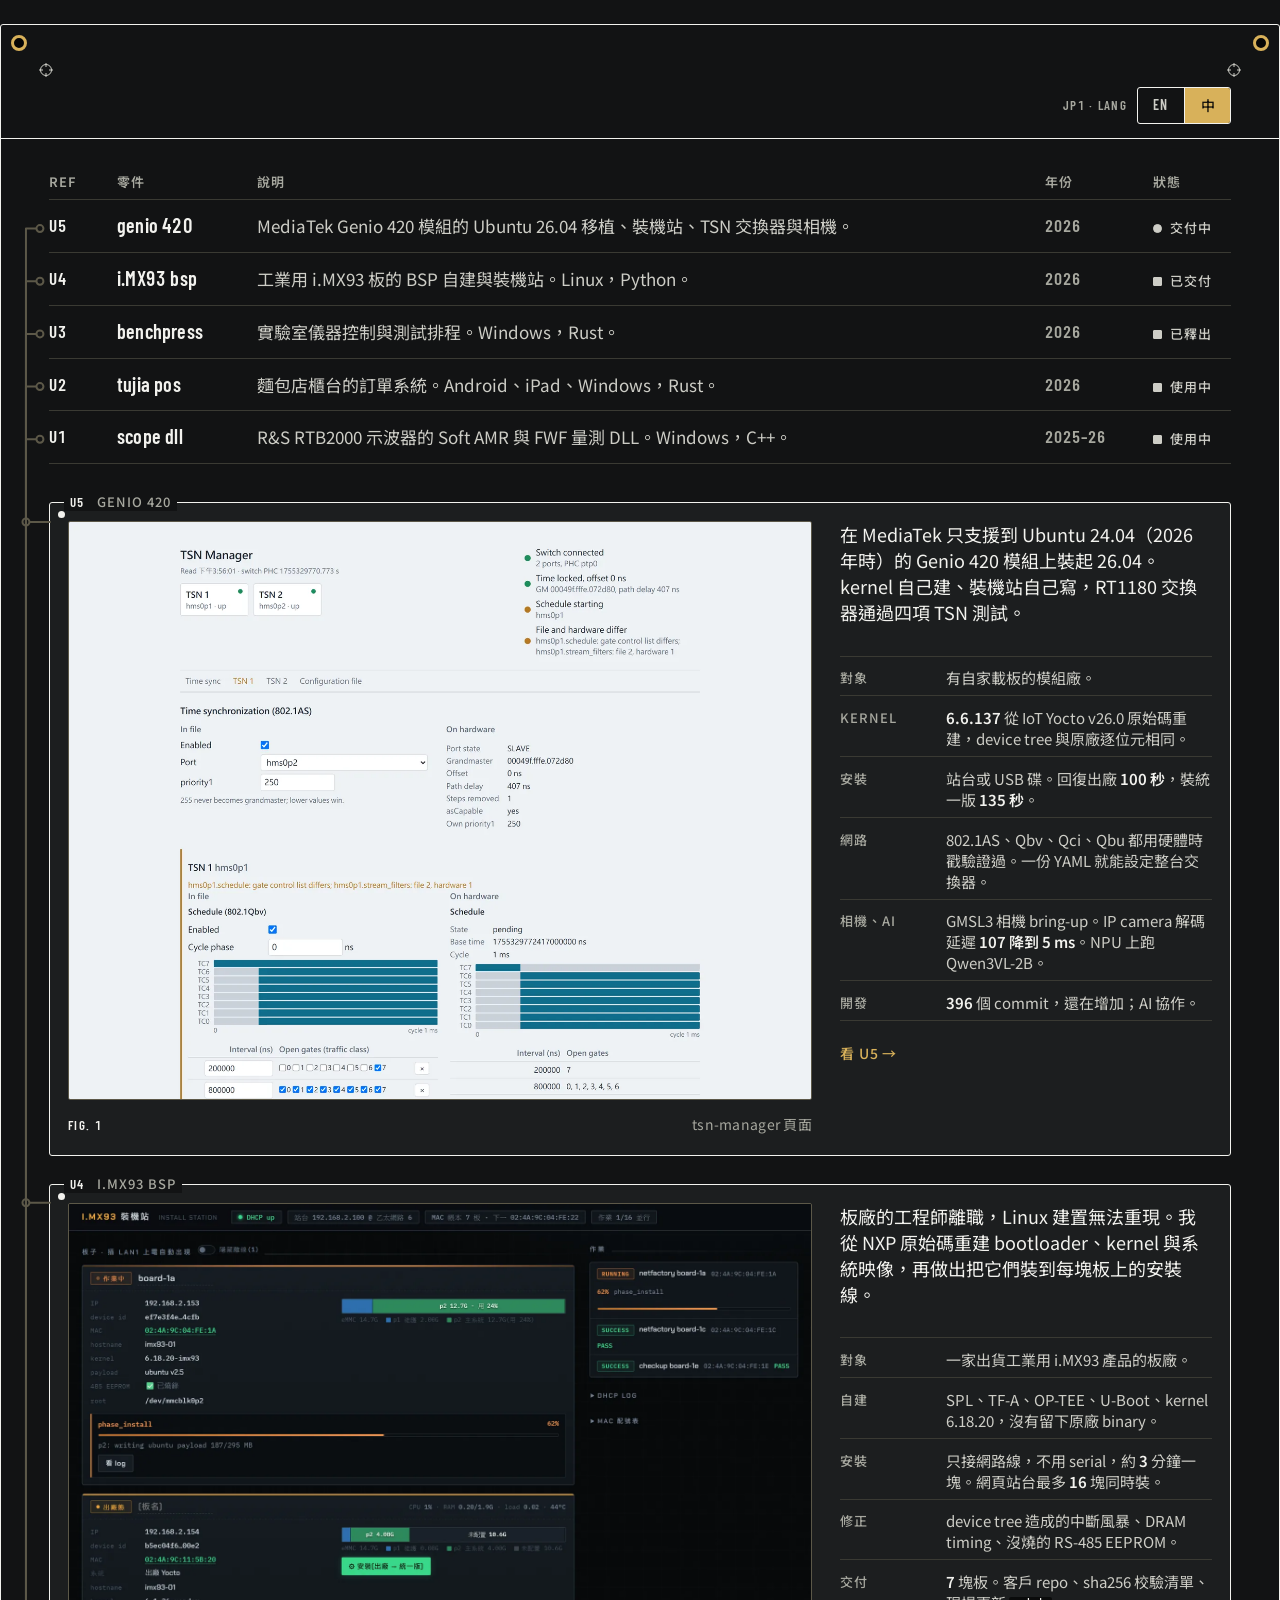
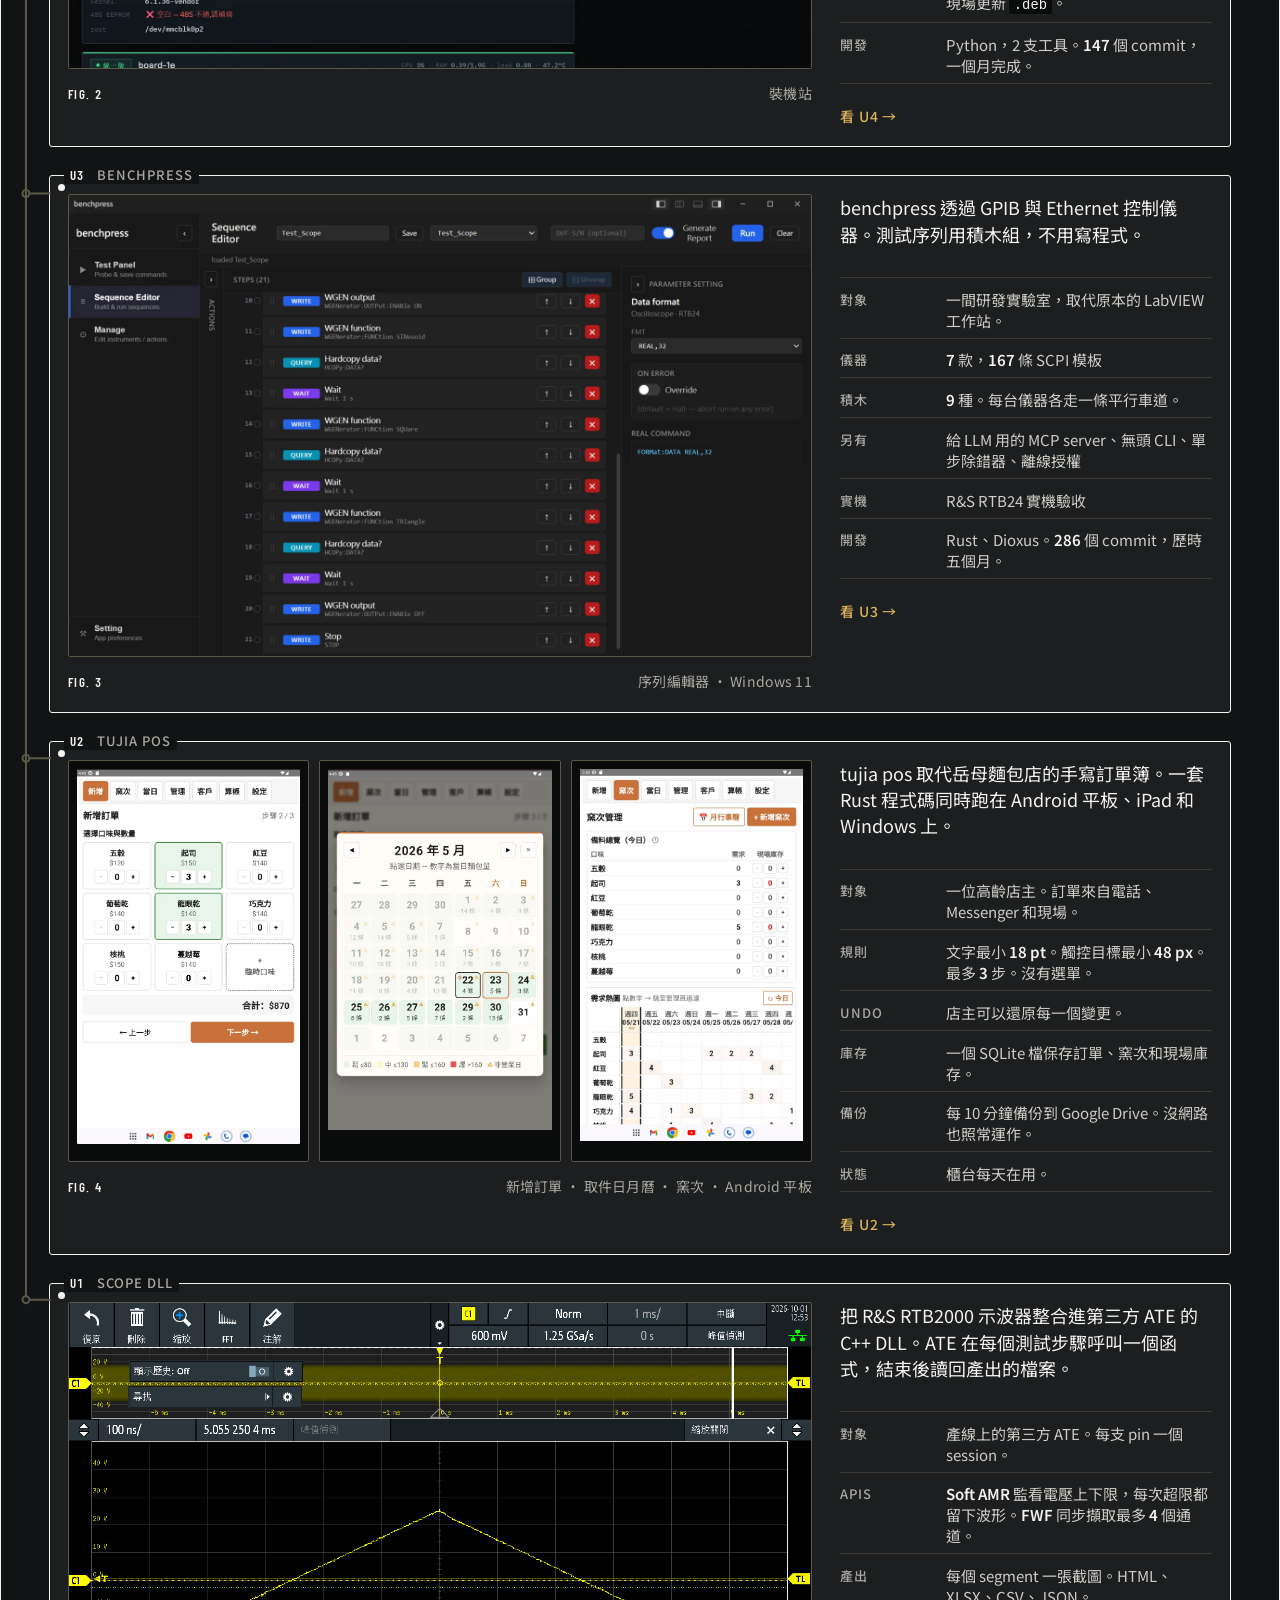
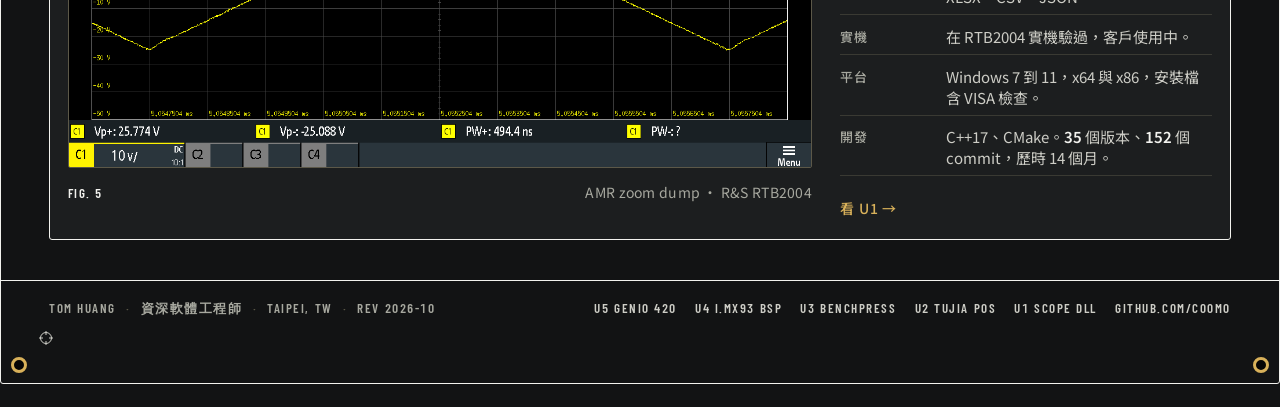
<file: index.html>
<!doctype html>
<html lang="zh">
<head>
<meta charset="utf-8" />
<meta name="viewport" content="width=device-width,initial-scale=1" />
<title data-en="Tom Huang · portfolio" data-zh="Tom Huang · 作品集">Tom Huang · portfolio</title>
<meta name="description"
      data-en="Tom Huang, senior software engineer in Taipei. Shipped work: instrument control for a lab bench, an order book for a bakery, an oscilloscope DLL for a tester, and BSP plus install stations for i.MX93 and Genio 420 boards."
      data-zh="Tom Huang，台北的資深軟體工程師。已交付的作品：實驗室儀器控制軟體、麵包店訂單系統、測試機用的示波器 DLL、i.MX93 與 Genio 420 板的 BSP 與裝機站。"
      content="Tom Huang, senior software engineer in Taipei. Shipped work: instrument control for a lab bench, an order book for a bakery, an oscilloscope DLL for a tester, and BSP plus install stations for i.MX93 and Genio 420 boards." />
<meta name="color-scheme" content="dark" />
<meta name="theme-color" content="#121314" />
<meta property="og:type" content="website" />
<meta property="og:site_name" content="Tom Huang · portfolio" />
<meta property="og:title" content="Tom Huang · portfolio" />
<meta property="og:description" content="Tom Huang, senior software engineer in Taipei. Shipped work: instrument control for a lab bench, an order book for a bakery, an oscilloscope DLL for a tester, and BSP plus install stations for i.MX93 and Genio 420 boards." />
<meta property="og:url" content="https://coomo.github.io/portfolio/" />
<meta property="og:image" content="https://coomo.github.io/portfolio/genio/02-tsn-manager.webp" />
<meta name="twitter:card" content="summary_large_image" />
<link rel="preconnect" href="https://fonts.googleapis.com">
<link rel="preconnect" href="https://fonts.gstatic.com" crossorigin>
<link href="https://fonts.googleapis.com/css2?family=Barlow+Condensed:wght@500;600&family=Barlow:wght@400;500;600&family=Noto+Sans+TC:wght@400;500;600&display=swap" rel="stylesheet">
<link rel="stylesheet" href="./assets/site.css?v=20261004b">
<style>
  /* landing-only layout: the work leads */
  .legend{grid-template-columns:1fr;justify-items:end;padding-top:62px;padding-bottom:14px}
  .legend .right{align-items:flex-end}
  .index{padding-top:22px;padding-bottom:10px}
  .bom td{padding:11px 12px}
  .bom .part a{font-size:20px}
  .deck{display:grid;gap:28px;padding-top:28px;padding-bottom:40px}
  a.fp{display:block;color:inherit;text-decoration:none}
  .show{display:grid;grid-template-columns:8fr 4fr;gap:22px 28px;align-items:start}
  .show .side{display:flex;flex-direction:column;gap:14px;min-width:0}
  .show .side .one{font-size:18px;line-height:1.45;color:var(--silk);max-width:none}
  .trio{display:grid;grid-template-columns:repeat(3,minmax(0,1fr));gap:10px}
  .trio .shot{aspect-ratio:3/5;padding:8px;background:var(--mask-deep)}
  .trio .shot img{width:100%;height:100%;object-fit:contain;object-position:top center}
  .kv{list-style:none;margin:0;padding:0;border-top:var(--line) solid var(--trace)}
  .kv li{display:grid;grid-template-columns:96px minmax(0,1fr);gap:10px;padding:7px 0;border-bottom:var(--line) solid var(--trace);font-size:15px;line-height:1.4}
  .kv .k{font-family:var(--cond);font-size:var(--label);font-weight:600;letter-spacing:.1em;text-transform:uppercase;color:var(--silk-3);padding-top:2px}
  html[lang="zh"] .kv .k{font-family:var(--zh);letter-spacing:.08em;font-weight:500}
  .kv .v{color:var(--silk-2)}
  .kv .v b{color:var(--silk);font-weight:600}
  .open{font-family:var(--cond);font-size:14px;font-weight:600;letter-spacing:.08em;text-transform:uppercase;color:var(--gold);margin-top:2px}
  html[lang="zh"] .open{font-family:var(--zh);letter-spacing:.06em;font-weight:500}
  .conn{display:grid;grid-template-columns:repeat(4,minmax(0,1fr));gap:10px}
  .conn .pin{border:var(--line) solid var(--silk-2);border-radius:2px;padding:9px 8px 7px;text-align:center}
  .conn .pin .pn{display:block;font-family:var(--cond);font-size:var(--label);font-weight:600;letter-spacing:.1em;color:var(--silk-3)}
  .conn .pin .pl{display:block;font-family:var(--cond);font-size:16px;font-weight:600;letter-spacing:.04em;text-transform:uppercase;color:var(--silk);margin-top:2px}
  html[lang="zh"] .conn .pin .pl{font-family:var(--zh);text-transform:none;font-size:15px;font-weight:500}
  .j1{display:grid;grid-template-columns:8fr 4fr;gap:22px 28px;align-items:center}
  .bg{display:grid;grid-template-columns:8fr 4fr;gap:22px 28px;align-items:start;padding-top:8px;padding-bottom:44px}
  .bg .label{margin-bottom:10px}
  @media (max-width:980px){.show,.j1,.bg{grid-template-columns:1fr}}
  @media (max-width:560px){.trio{grid-template-columns:repeat(3,minmax(0,1fr));gap:6px}.trio .shot{padding:0}.conn{grid-template-columns:repeat(2,minmax(0,1fr))}}
</style>
</head>
<body>

<main class="board" id="top">
  <span class="hole tl" aria-hidden="true"></span><span class="hole tr" aria-hidden="true"></span>
  <span class="hole bl" aria-hidden="true"></span><span class="hole br" aria-hidden="true"></span>
  <span class="fid a" aria-hidden="true"><svg viewBox="0 0 14 14"><circle cx="7" cy="7" r="5.5" fill="none" stroke="currentColor"/><path d="M7 0v4M7 10v4M0 7h4M10 7h4" stroke="currentColor"/></svg></span>
  <span class="fid b" aria-hidden="true"><svg viewBox="0 0 14 14"><circle cx="7" cy="7" r="5.5" fill="none" stroke="currentColor"/><path d="M7 0v4M7 10v4M0 7h4M10 7h4" stroke="currentColor"/></svg></span>
  <span class="fid c" aria-hidden="true"><svg viewBox="0 0 14 14"><circle cx="7" cy="7" r="5.5" fill="none" stroke="currentColor"/><path d="M7 0v4M7 10v4M0 7h4M10 7h4" stroke="currentColor"/></svg></span>
  <svg class="traces" id="traces" aria-hidden="true"></svg>

  <header class="legend region">
    <div class="right">
      <button class="jumper" id="jp1" type="button" aria-label="語言：中文。切換為英文">
        <span class="jref">JP1 · LANG</span>
        <span class="pins"><span class="pin en">EN</span><span class="pin zh">中</span></span>
      </button>
    </div>
  </header>

  <section class="index region" aria-label="Index">
    <table class="bom">
      <caption class="sr"><span data-lang="en">Bill of materials: the works on this board</span><span data-lang="zh">零件表：板上的作品</span></caption>
      <thead>
        <tr>
          <th scope="col">Ref</th>
          <th scope="col"><span data-lang="en">Part</span><span data-lang="zh">零件</span></th>
          <th scope="col"><span data-lang="en">Description</span><span data-lang="zh">說明</span></th>
          <th scope="col"><span data-lang="en">Year</span><span data-lang="zh">年份</span></th>
          <th scope="col"><span data-lang="en">Status</span><span data-lang="zh">狀態</span></th>
        </tr>
      </thead>
      <tbody>
        <tr id="row-u5" data-trace-to="fp-u5">
          <td class="ref">U5</td>
          <td class="part"><a href="./genio/">genio 420</a></td>
          <td class="desc"><span data-lang="en">Ubuntu 26.04 port, install station, TSN switch and camera for a MediaTek Genio 420 module.</span><span data-lang="zh">MediaTek Genio 420 模組的 Ubuntu 26.04 移植、裝機站、TSN 交換器與相機。</span></td>
          <td class="year">2026</td>
          <td><span class="mark living"><span data-lang="en">In delivery</span><span data-lang="zh">交付中</span></span></td>
        </tr>
        <tr id="row-u4" data-trace-to="fp-u4">
          <td class="ref">U4</td>
          <td class="part"><a href="./imx93/">i.MX93 bsp</a></td>
          <td class="desc"><span data-lang="en">BSP rebuilt from source and an install station for an industrial i.MX93 board. Linux, Python.</span><span data-lang="zh">工業用 i.MX93 板的 BSP 自建與裝機站。Linux，Python。</span></td>
          <td class="year">2026</td>
          <td><span class="mark shipped"><span data-lang="en">Delivered</span><span data-lang="zh">已交付</span></span></td>
        </tr>
        <tr id="row-u3" data-trace-to="fp-u3">
          <td class="ref">U3</td>
          <td class="part"><a href="./benchpress/">benchpress</a></td>
          <td class="desc"><span data-lang="en">Instrument control and test sequencing for a lab bench. Windows, Rust.</span><span data-lang="zh">實驗室儀器控制與測試排程。Windows，Rust。</span></td>
          <td class="year">2026</td>
          <td><span class="mark shipped"><span data-lang="en">Released</span><span data-lang="zh">已釋出</span></span></td>
        </tr>
        <tr id="row-u2" data-trace-to="fp-u2">
          <td class="ref">U2</td>
          <td class="part"><a href="./pos/">tujia pos</a></td>
          <td class="desc"><span data-lang="en">Order book for a bakery counter. Android, iPad, Windows, Rust.</span><span data-lang="zh">麵包店櫃台的訂單系統。Android、iPad、Windows，Rust。</span></td>
          <td class="year">2026</td>
          <td><span class="mark shipped"><span data-lang="en">In use</span><span data-lang="zh">使用中</span></span></td>
        </tr>
        <tr id="row-u1" data-trace-to="fp-u1">
          <td class="ref">U1</td>
          <td class="part"><a href="./scope-dll/">scope dll</a></td>
          <td class="desc"><span data-lang="en">Soft AMR and FWF measurement DLL for an R&amp;S RTB2000 oscilloscope. Windows, C++.</span><span data-lang="zh">R&amp;S RTB2000 示波器的 Soft AMR 與 FWF 量測 DLL。Windows，C++。</span></td>
          <td class="year">2025–26</td>
          <td><span class="mark shipped"><span data-lang="en">In use</span><span data-lang="zh">使用中</span></span></td>
        </tr>
      </tbody>
    </table>
  </section>

  <section class="deck region" aria-label="Works">

    <a class="fp" id="fp-u5" href="./genio/">
      <span class="fpref">U5 <b>genio 420</b></span>
      <span class="pin1" aria-hidden="true"></span>
      <div class="show">
        <figure style="margin:0">
          <div class="shot"><img src="./genio/02-tsn-manager.webp" width="1440" height="1120" alt="tsn-manager web page on the Genio 420: two TSN ports up, four status lamps, the 802.1AS section with file values beside hardware state, and the port 1 802.1Qbv schedule drawn as eight traffic-class bars over a 1 ms cycle." loading="eager" fetchpriority="high" decoding="async" /></div>
          <figcaption><span class="fig">Fig. 1</span><span><span data-lang="en">tsn-manager page</span><span data-lang="zh">tsn-manager 頁面</span></span></figcaption>
        </figure>
        <div class="side">
          <p class="one">
            <span data-lang="en">Ubuntu 26.04 on a MediaTek Genio 420 module that MediaTek supports only to 24.04 (as of 2026). Kernel from source, an install station, and an RT1180 switch that passes four TSN tests.</span>
            <span data-lang="zh">在 MediaTek 只支援到 Ubuntu 24.04（2026 年時）的 Genio 420 模組上裝起 26.04。kernel 自己建、裝機站自己寫，RT1180 交換器通過四項 TSN 測試。</span>
          </p>
          <ul class="kv">
            <li><span class="k"><span data-lang="en">For</span><span data-lang="zh">對象</span></span><span class="v"><span data-lang="en">A module maker with its own carrier board.</span><span data-lang="zh">有自家載板的模組廠。</span></span></li>
            <li><span class="k">Kernel</span><span class="v"><span data-lang="en"><b>6.6.137</b> rebuilt from IoT Yocto v26.0. Device trees byte-identical to the vendor's.</span><span data-lang="zh"><b>6.6.137</b> 從 IoT Yocto v26.0 原始碼重建，device tree 與原廠逐位元相同。</span></span></li>
            <li><span class="k"><span data-lang="en">Install</span><span data-lang="zh">安裝</span></span><span class="v"><span data-lang="en">Station or USB stick. Factory restore <b>100 s</b>, unified system <b>135 s</b>.</span><span data-lang="zh">站台或 USB 碟。回復出廠 <b>100 秒</b>，裝統一版 <b>135 秒</b>。</span></span></li>
            <li><span class="k"><span data-lang="en">Network</span><span data-lang="zh">網路</span></span><span class="v"><span data-lang="en">802.1AS, Qbv, Qci, Qbu verified with hardware timestamps. One YAML drives the switch.</span><span data-lang="zh">802.1AS、Qbv、Qci、Qbu 都用硬體時戳驗證過。一份 YAML 就能設定整台交換器。</span></span></li>
            <li><span class="k"><span data-lang="en">Camera, AI</span><span data-lang="zh">相機、AI</span></span><span class="v"><span data-lang="en">GMSL3 camera bring-up. IP camera decode latency <b>107 to 5 ms</b>. Qwen3VL-2B on the NPU.</span><span data-lang="zh">GMSL3 相機 bring-up。IP camera 解碼延遲 <b>107 降到 5 ms</b>。NPU 上跑 Qwen3VL-2B。</span></span></li>
            <li><span class="k"><span data-lang="en">Build</span><span data-lang="zh">開發</span></span><span class="v"><span data-lang="en"><b>396</b> commits so far, AI-assisted.</span><span data-lang="zh"><b>396</b> 個 commit，還在增加；AI 協作。</span></span></li>
          </ul>
          <span class="open"><span data-lang="en">Open sheet U5 →</span><span data-lang="zh">看 U5 →</span></span>
        </div>
      </div>
    </a>

    <a class="fp" id="fp-u4" href="./imx93/">
      <span class="fpref">U4 <b>i.MX93 bsp</b></span>
      <span class="pin1" aria-hidden="true"></span>
      <div class="show">
        <figure style="margin:0">
          <div class="shot"><img src="./imx93/01-station.webp" width="1600" height="1000" alt="Install station web page for i.MX93 boards: one board card mid-install at 62% with its eMMC layout bar, one factory-state card with an Install button and a red blank RS-485 EEPROM line, and a job list with one running and two passed jobs." loading="eager" decoding="async" /></div>
          <figcaption><span class="fig">Fig. 2</span><span><span data-lang="en">Install station</span><span data-lang="zh">裝機站</span></span></figcaption>
        </figure>
        <div class="side">
          <p class="one">
            <span data-lang="en">The board vendor's engineer had left and the Linux build could not be reproduced. I rebuilt bootloader, kernel and system image from NXP sources, then built the install line that puts them on every board.</span>
            <span data-lang="zh">板廠的工程師離職，Linux 建置無法重現。我從 NXP 原始碼重建 bootloader、kernel 與系統映像，再做出把它們裝到每塊板上的安裝線。</span>
          </p>
          <ul class="kv">
            <li><span class="k"><span data-lang="en">For</span><span data-lang="zh">對象</span></span><span class="v"><span data-lang="en">A board maker shipping an industrial i.MX93 product.</span><span data-lang="zh">一家出貨工業用 i.MX93 產品的板廠。</span></span></li>
            <li><span class="k"><span data-lang="en">Rebuilt</span><span data-lang="zh">自建</span></span><span class="v"><span data-lang="en">SPL, TF-A, OP-TEE, U-Boot, kernel 6.18.20. No vendor binary left.</span><span data-lang="zh">SPL、TF-A、OP-TEE、U-Boot、kernel 6.18.20，沒有留下原廠 binary。</span></span></li>
            <li><span class="k"><span data-lang="en">Install</span><span data-lang="zh">安裝</span></span><span class="v"><span data-lang="en">Network only, no serial cable, about <b>3</b> min. Web station, <b>16</b> boards in parallel.</span><span data-lang="zh">只接網路線，不用 serial，約 <b>3</b> 分鐘一塊。網頁站台最多 <b>16</b> 塊同時裝。</span></span></li>
            <li><span class="k"><span data-lang="en">Fixed</span><span data-lang="zh">修正</span></span><span class="v"><span data-lang="en">An interrupt storm from the device tree, DRAM timing, a blank RS-485 EEPROM.</span><span data-lang="zh">device tree 造成的中斷風暴、DRAM timing、沒燒的 RS-485 EEPROM。</span></span></li>
            <li><span class="k"><span data-lang="en">Delivered</span><span data-lang="zh">交付</span></span><span class="v"><span data-lang="en"><b>7</b> boards. Customer repo, sha256 ledger, field update <code>.deb</code>.</span><span data-lang="zh"><b>7</b> 塊板。客戶 repo、sha256 校驗清單、現場更新 <code>.deb</code>。</span></span></li>
            <li><span class="k"><span data-lang="en">Build</span><span data-lang="zh">開發</span></span><span class="v"><span data-lang="en">Python, 2 tools. <b>147</b> commits in one month.</span><span data-lang="zh">Python，2 支工具。<b>147</b> 個 commit，一個月完成。</span></span></li>
          </ul>
          <span class="open"><span data-lang="en">Open sheet U4 →</span><span data-lang="zh">看 U4 →</span></span>
        </div>
      </div>
    </a>

    <a class="fp" id="fp-u3" href="./benchpress/">
      <span class="fpref">U3 <b>benchpress</b></span>
      <span class="pin1" aria-hidden="true"></span>
      <div class="show">
        <figure style="margin:0">
          <div class="shot"><img src="./benchpress/02-sequence-editor.webp" width="1600" height="994" alt="benchpress Sequence Editor: the 21-step Test_Scope sequence with the parameter inspector open on the Data format step." loading="lazy" decoding="async" /></div>
          <figcaption><span class="fig">Fig. 3</span><span><span data-lang="en">Sequence editor · Windows 11</span><span data-lang="zh">序列編輯器 · Windows 11</span></span></figcaption>
        </figure>
        <div class="side">
          <p class="one">
            <span data-lang="en">benchpress controls bench instruments over GPIB and Ethernet. Test sequences are built from blocks, without code.</span>
            <span data-lang="zh">benchpress 透過 GPIB 與 Ethernet 控制儀器。測試序列用積木組，不用寫程式。</span>
          </p>
          <ul class="kv">
            <li><span class="k"><span data-lang="en">For</span><span data-lang="zh">對象</span></span><span class="v"><span data-lang="en">An R&amp;D lab, replacing its LabVIEW station.</span><span data-lang="zh">一間研發實驗室，取代原本的 LabVIEW 工作站。</span></span></li>
            <li><span class="k"><span data-lang="en">Instruments</span><span data-lang="zh">儀器</span></span><span class="v"><b>7</b> <span data-lang="en">models, <b>167</b> SCPI templates</span><span data-lang="zh">款，<b>167</b> 條 SCPI 模板</span></span></li>
            <li><span class="k"><span data-lang="en">Blocks</span><span data-lang="zh">積木</span></span><span class="v"><b>9</b> <span data-lang="en">types. Each instrument runs in its own parallel lane.</span><span data-lang="zh">種。每台儀器各走一條平行車道。</span></span></li>
            <li><span class="k"><span data-lang="en">Also</span><span data-lang="zh">另有</span></span><span class="v"><span data-lang="en">MCP server for LLM clients, headless CLI, step debugger, offline license</span><span data-lang="zh">給 LLM 用的 MCP server、無頭 CLI、單步除錯器、離線授權</span></span></li>
            <li><span class="k"><span data-lang="en">Verified</span><span data-lang="zh">實機</span></span><span class="v"><span data-lang="en">R&amp;S RTB24 on real hardware</span><span data-lang="zh">R&amp;S RTB24 實機驗收</span></span></li>
            <li><span class="k"><span data-lang="en">Build</span><span data-lang="zh">開發</span></span><span class="v"><span data-lang="en">Rust, Dioxus. <b>286</b> commits over five months.</span><span data-lang="zh">Rust、Dioxus。<b>286</b> 個 commit，歷時五個月。</span></span></li>
          </ul>
          <span class="open"><span data-lang="en">Open sheet U3 →</span><span data-lang="zh">看 U3 →</span></span>
        </div>
      </div>
    </a>

    <a class="fp" id="fp-u2" href="./pos/">
      <span class="fpref">U2 <b>tujia pos</b></span>
      <span class="pin1" aria-hidden="true"></span>
      <div class="show">
        <figure style="margin:0">
          <div class="trio">
            <div class="shot"><img src="./pos/flavors.webp" width="635" height="1065" alt="New order step 2: eight flavor cells with price and plus-minus buttons." loading="lazy" decoding="async" /></div>
            <div class="shot"><img src="./pos/calendar.webp" width="631" height="1019" alt="Pickup-day calendar: each day shows its bread count in four load bands." loading="lazy" decoding="async" /></div>
            <div class="shot"><img src="./pos/kiln.webp" width="1200" height="2000" alt="Kiln tab: prep overview and a date by flavor demand grid." loading="lazy" decoding="async" /></div>
          </div>
          <figcaption><span class="fig">Fig. 4</span><span><span data-lang="en">New order · pickup calendar · kiln plan · Android tablet</span><span data-lang="zh">新增訂單 · 取件日月曆 · 窯次 · Android 平板</span></span></figcaption>
        </figure>
        <div class="side">
          <p class="one">
            <span data-lang="en">tujia pos replaces the handwritten order book at my mother-in-law's bakery. One Rust codebase runs on an Android tablet, iPad and Windows.</span>
            <span data-lang="zh">tujia pos 取代岳母麵包店的手寫訂單簿。一套 Rust 程式碼同時跑在 Android 平板、iPad 和 Windows 上。</span>
          </p>
          <ul class="kv">
            <li><span class="k"><span data-lang="en">For</span><span data-lang="zh">對象</span></span><span class="v"><span data-lang="en">One elderly owner. Orders come by phone, Messenger and walk-in.</span><span data-lang="zh">一位高齡店主。訂單來自電話、Messenger 和現場。</span></span></li>
            <li><span class="k"><span data-lang="en">Rules</span><span data-lang="zh">規則</span></span><span class="v"><span data-lang="en">Text <b>18 pt</b> minimum. Touch targets <b>48 px</b> minimum. <b>3</b> taps maximum. No menus.</span><span data-lang="zh">文字最小 <b>18 pt</b>。觸控目標最小 <b>48 px</b>。最多 <b>3</b> 步。沒有選單。</span></span></li>
            <li><span class="k">Undo</span><span class="v"><span data-lang="en">The owner can undo every change.</span><span data-lang="zh">店主可以還原每一個變更。</span></span></li>
            <li><span class="k"><span data-lang="en">Stock</span><span data-lang="zh">庫存</span></span><span class="v"><span data-lang="en">One SQLite file holds orders, kiln batches and walk-in stock.</span><span data-lang="zh">一個 SQLite 檔保存訂單、窯次和現場庫存。</span></span></li>
            <li><span class="k"><span data-lang="en">Backup</span><span data-lang="zh">備份</span></span><span class="v"><span data-lang="en">Google Drive, every 10 minutes. The app works offline.</span><span data-lang="zh">每 10 分鐘備份到 Google Drive。沒網路也照常運作。</span></span></li>
            <li><span class="k"><span data-lang="en">Status</span><span data-lang="zh">狀態</span></span><span class="v"><span data-lang="en">In daily use at the counter.</span><span data-lang="zh">櫃台每天在用。</span></span></li>
          </ul>
          <span class="open"><span data-lang="en">Open sheet U2 →</span><span data-lang="zh">看 U2 →</span></span>
        </div>
      </div>
    </a>

    <a class="fp" id="fp-u1" href="./scope-dll/">
      <span class="fpref">U1 <b>scope dll</b></span>
      <span class="pin1" aria-hidden="true"></span>
      <div class="show">
        <figure style="margin:0">
          <div class="shot"><img src="./scope-dll/01-amr-zoom.png" width="1280" height="800" alt="R&amp;S RTB2004 screen: the top pane holds a 10 ms record, the bottom pane a 100 ns per division zoom centred on the peak of a triangle wave; the measurement bar reads Vp+ 25.774 V and PW+ 494.4 ns." loading="lazy" decoding="async" /></div>
          <figcaption><span class="fig">Fig. 5</span><span><span data-lang="en">AMR zoom dump · R&amp;S RTB2004</span><span data-lang="zh">AMR zoom dump · R&amp;S RTB2004</span></span></figcaption>
        </figure>
        <div class="side">
          <p class="one">
            <span data-lang="en">A C++ DLL that puts an R&amp;S RTB2000 oscilloscope into a third-party ATE. The ATE calls one function per test step and reads the files back.</span>
            <span data-lang="zh">把 R&amp;S RTB2000 示波器整合進第三方 ATE 的 C++ DLL。ATE 在每個測試步驟呼叫一個函式，結束後讀回產出的檔案。</span>
          </p>
          <ul class="kv">
            <li><span class="k"><span data-lang="en">For</span><span data-lang="zh">對象</span></span><span class="v"><span data-lang="en">A third-party ATE on a production line. One session per pin.</span><span data-lang="zh">產線上的第三方 ATE。每支 pin 一個 session。</span></span></li>
            <li><span class="k">APIs</span><span class="v"><span data-lang="en"><b>Soft AMR</b> watches a voltage window and keeps every excursion. <b>FWF</b> captures up to <b>4</b> channels in sync.</span><span data-lang="zh"><b>Soft AMR</b> 監看電壓上下限，每次超限都留下波形。<b>FWF</b> 同步擷取最多 <b>4</b> 個通道。</span></span></li>
            <li><span class="k"><span data-lang="en">Output</span><span data-lang="zh">產出</span></span><span class="v"><span data-lang="en">A screenshot per segment. HTML, XLSX, CSV, JSON.</span><span data-lang="zh">每個 segment 一張截圖。HTML、XLSX、CSV、JSON。</span></span></li>
            <li><span class="k"><span data-lang="en">Verified</span><span data-lang="zh">實機</span></span><span class="v"><span data-lang="en">RTB2004 on real hardware. In use at the customer.</span><span data-lang="zh">在 RTB2004 實機驗過，客戶使用中。</span></span></li>
            <li><span class="k"><span data-lang="en">Platform</span><span data-lang="zh">平台</span></span><span class="v"><span data-lang="en">Windows 7 to 11, x64 and x86, installer with a VISA check.</span><span data-lang="zh">Windows 7 到 11，x64 與 x86，安裝檔含 VISA 檢查。</span></span></li>
            <li><span class="k"><span data-lang="en">Build</span><span data-lang="zh">開發</span></span><span class="v"><span data-lang="en">C++17, CMake. <b>35</b> releases, <b>152</b> commits over 14 months.</span><span data-lang="zh">C++17、CMake。<b>35</b> 個版本、<b>152</b> 個 commit，歷時 14 個月。</span></span></li>
          </ul>
          <span class="open"><span data-lang="en">Open sheet U1 →</span><span data-lang="zh">看 U1 →</span></span>
        </div>
      </div>
    </a>

  </section>

  <footer class="dataline region">
    <div class="id">
      <span>Tom Huang</span>
      <span><span data-lang="en">Senior software engineer</span><span data-lang="zh">資深軟體工程師</span></span>
      <span>Taipei, TW</span>
      <span>REV 2026-10</span>
    </div>
    <div class="links">
      <a href="./genio/">U5 genio 420</a>
      <a href="./imx93/">U4 i.MX93 bsp</a>
      <a href="./benchpress/">U3 benchpress</a>
      <a href="./pos/">U2 tujia pos</a>
      <a href="./scope-dll/">U1 scope dll</a>
      <a href="https://github.com/COOMO" target="_blank" rel="noopener">github.com/COOMO</a>
    </div>
  </footer>
</main>

<script src="./assets/site.js?v=20261004b" defer></script>
</body>
</html>
</file>
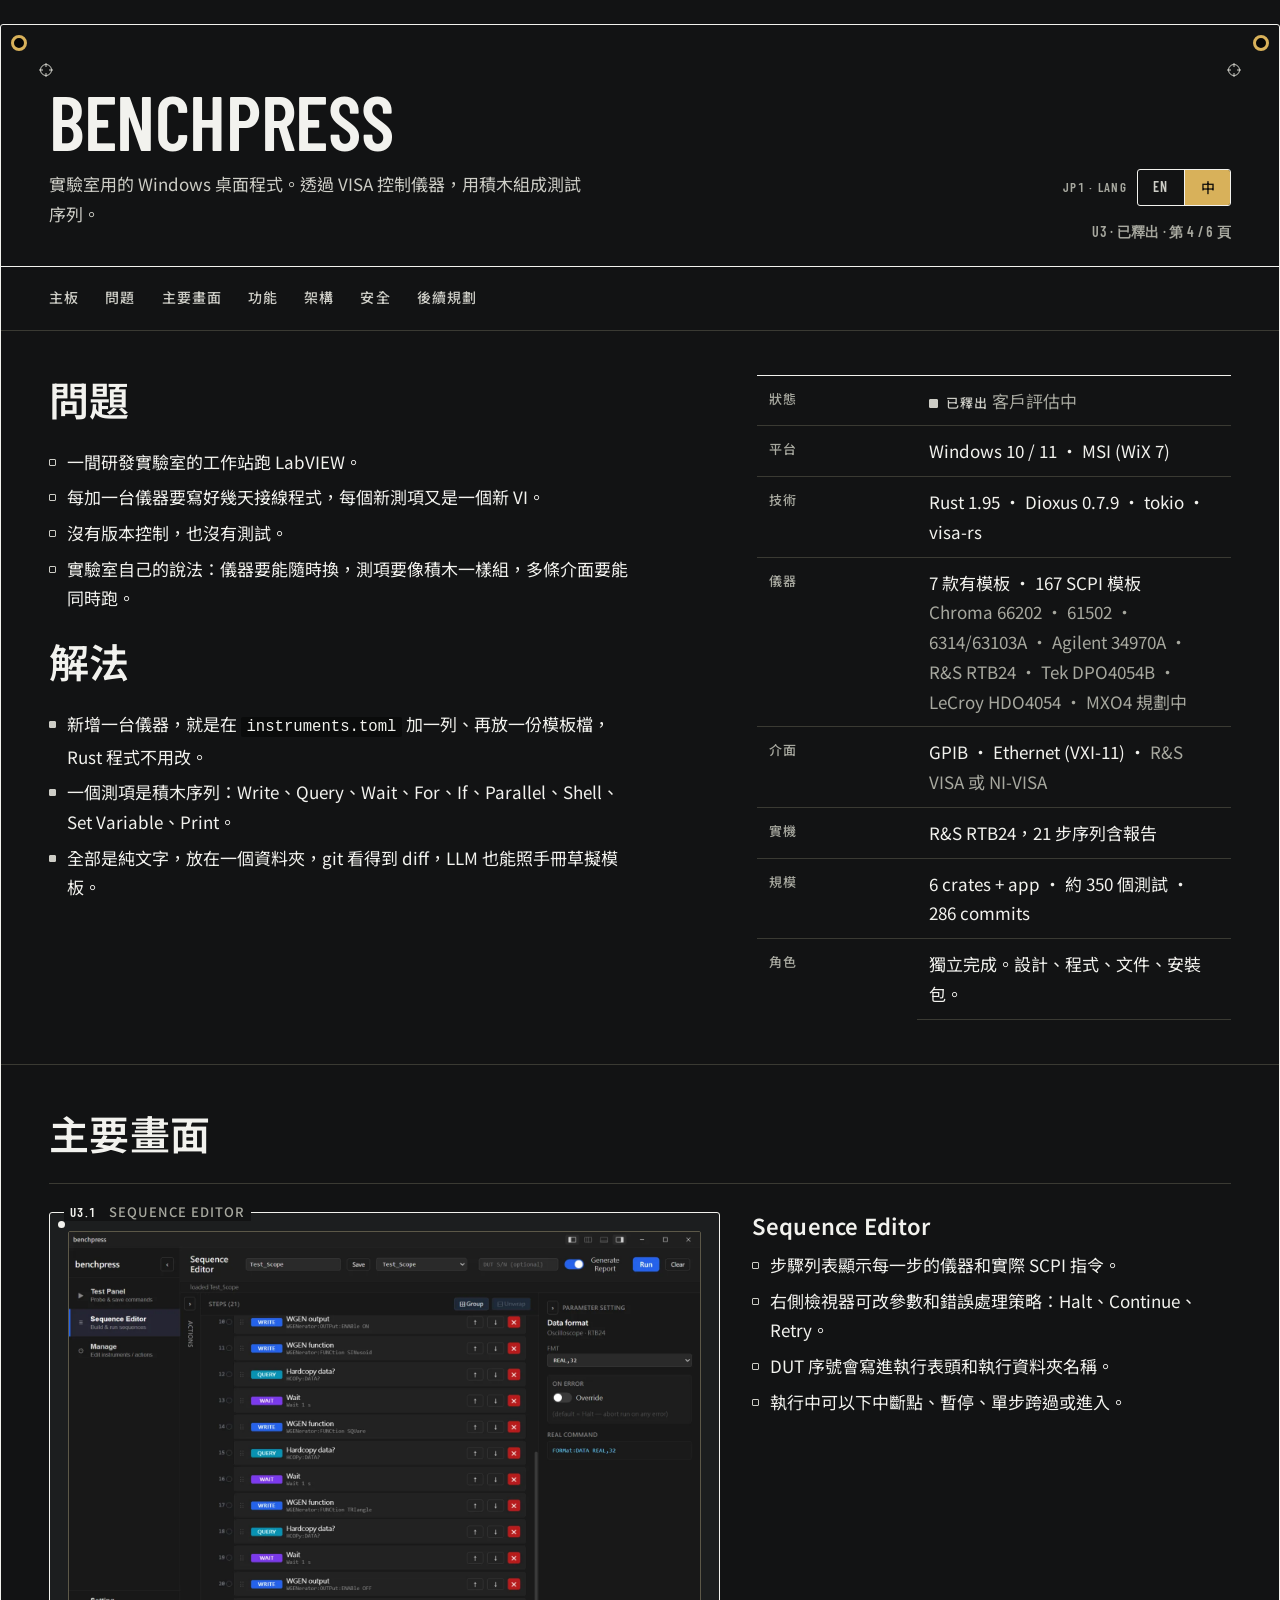
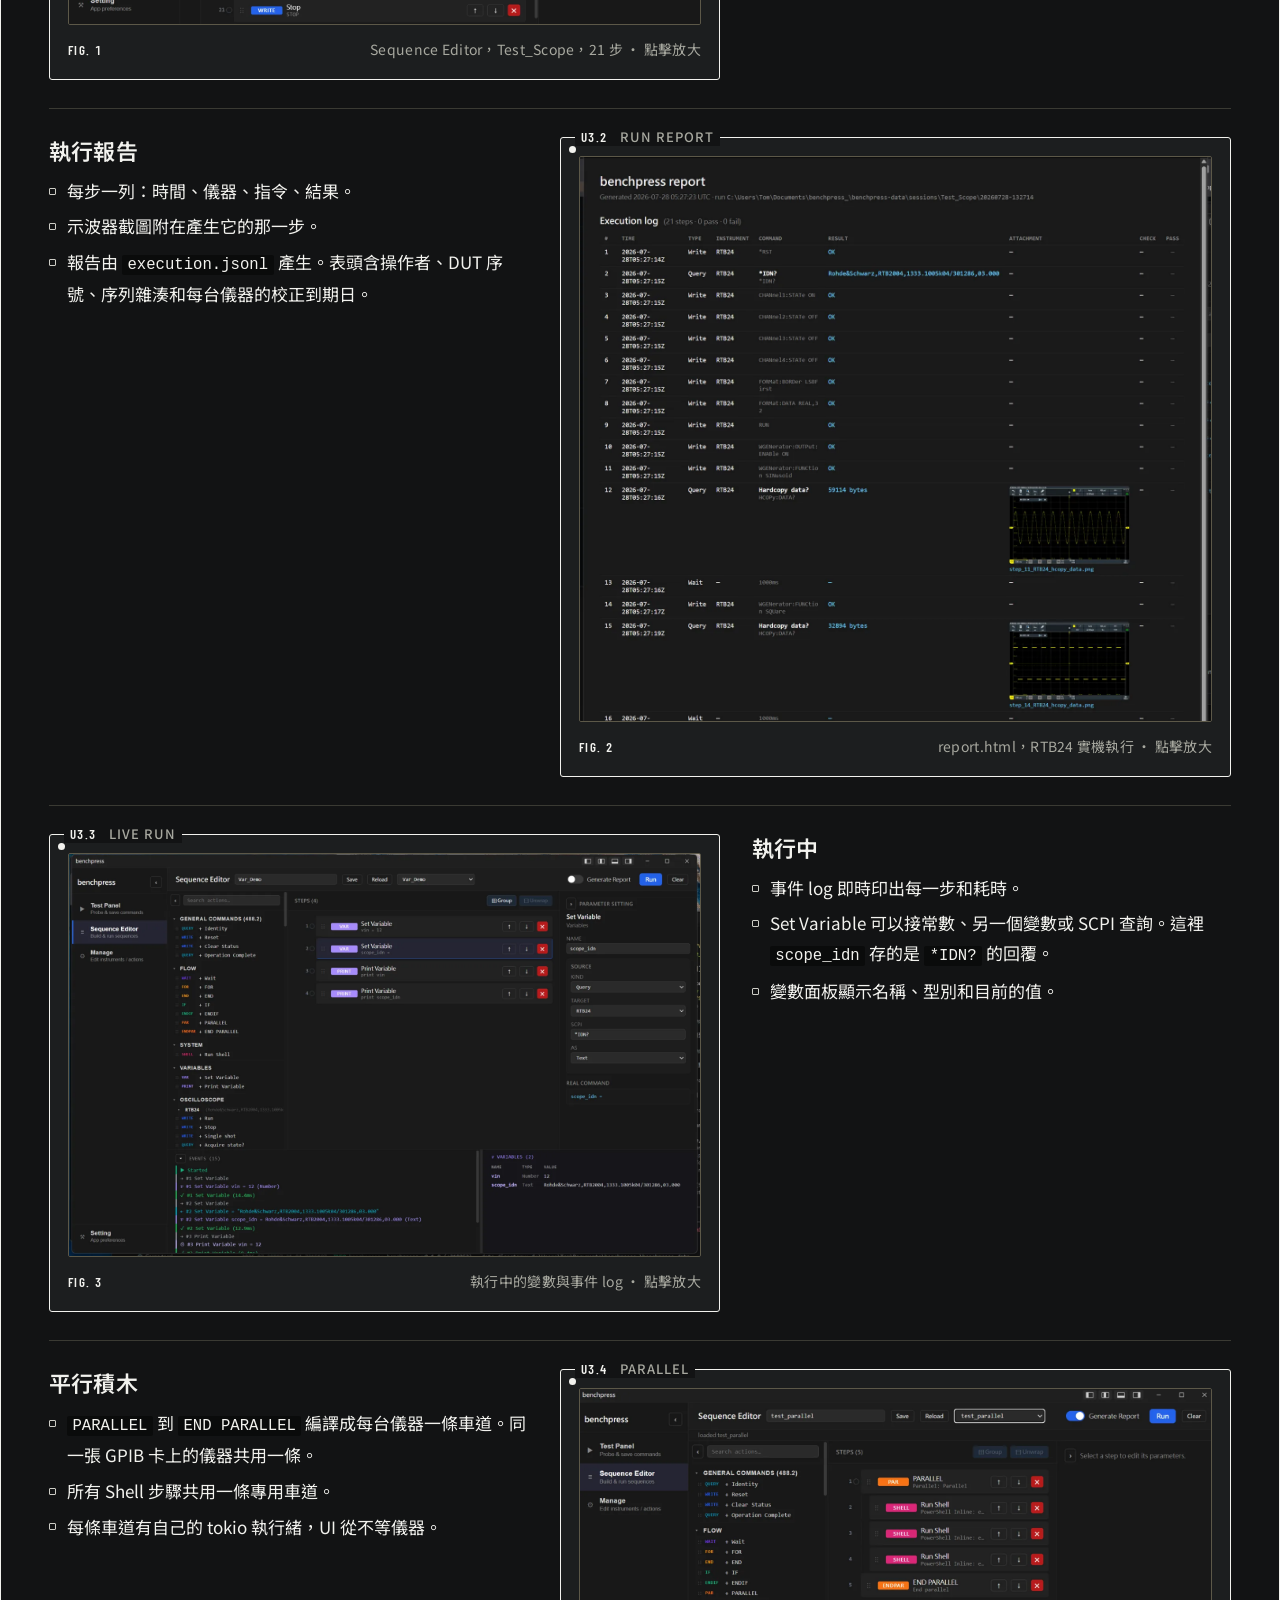
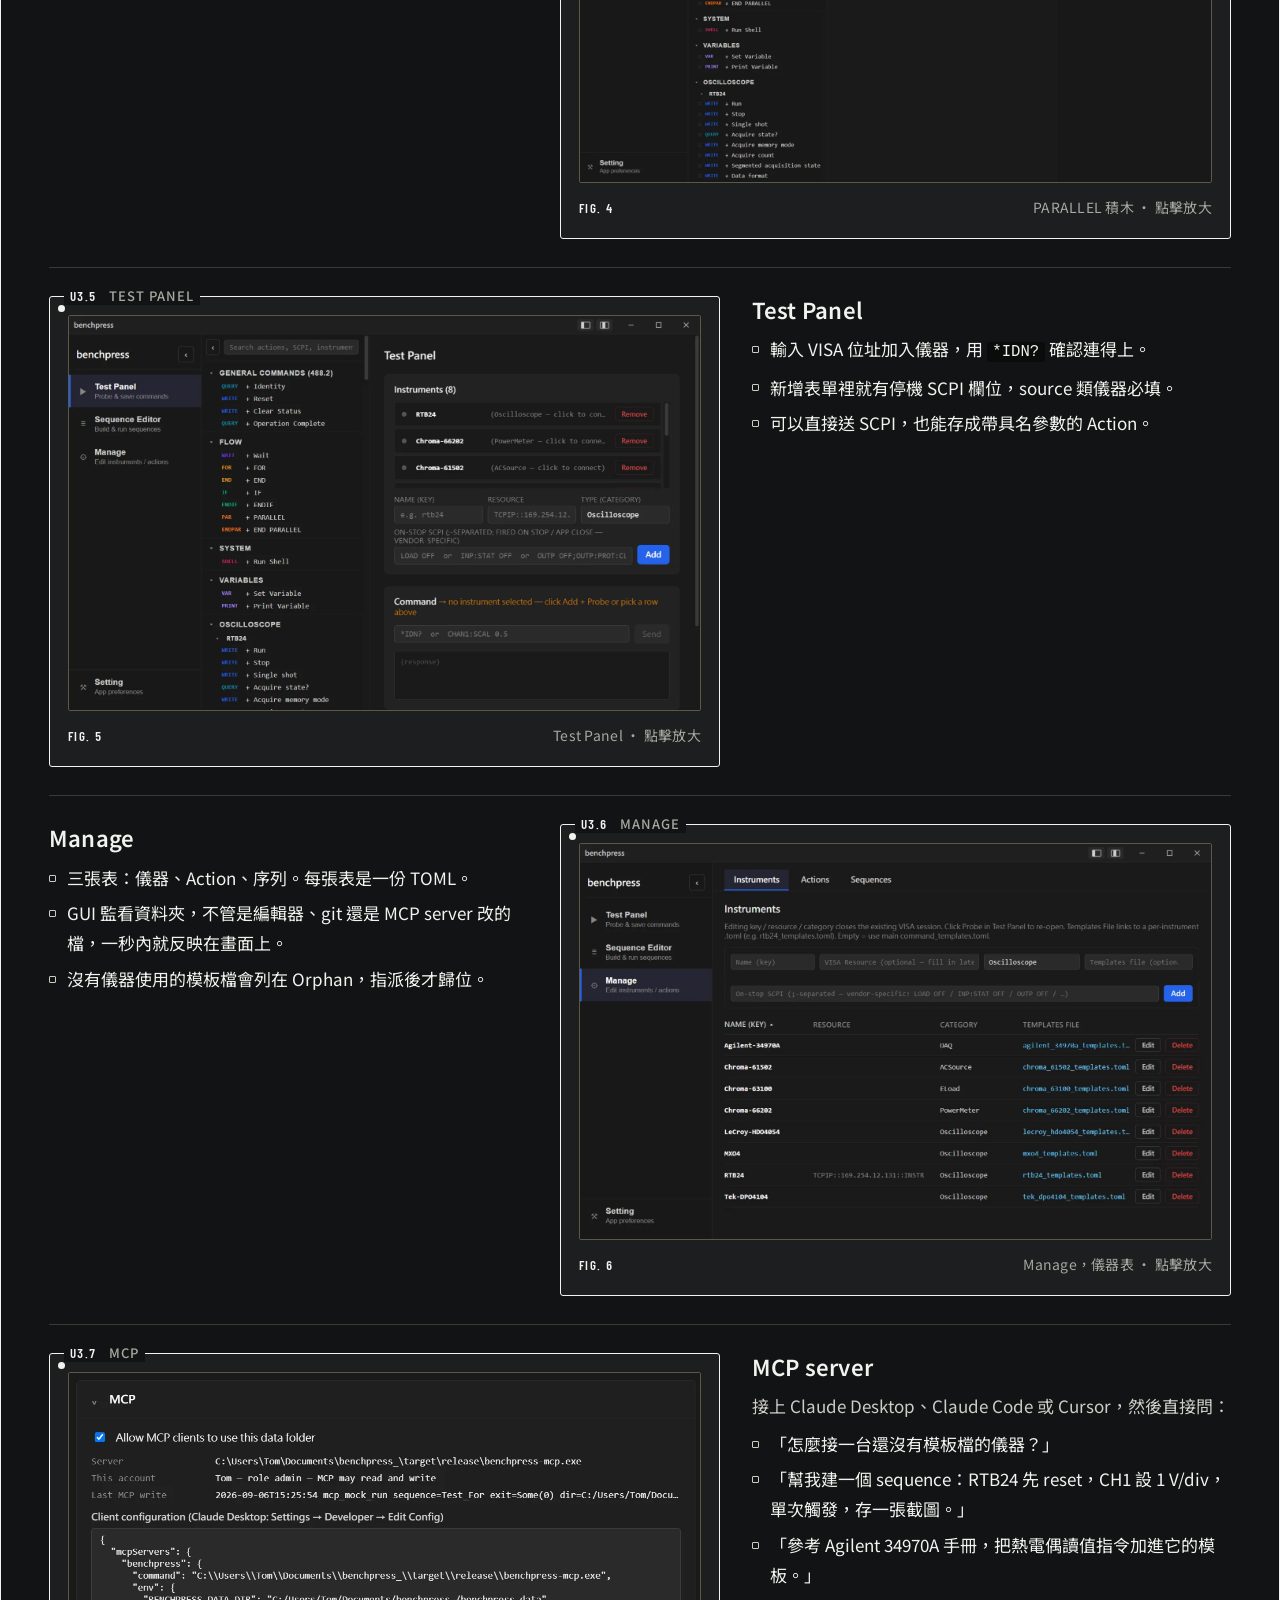
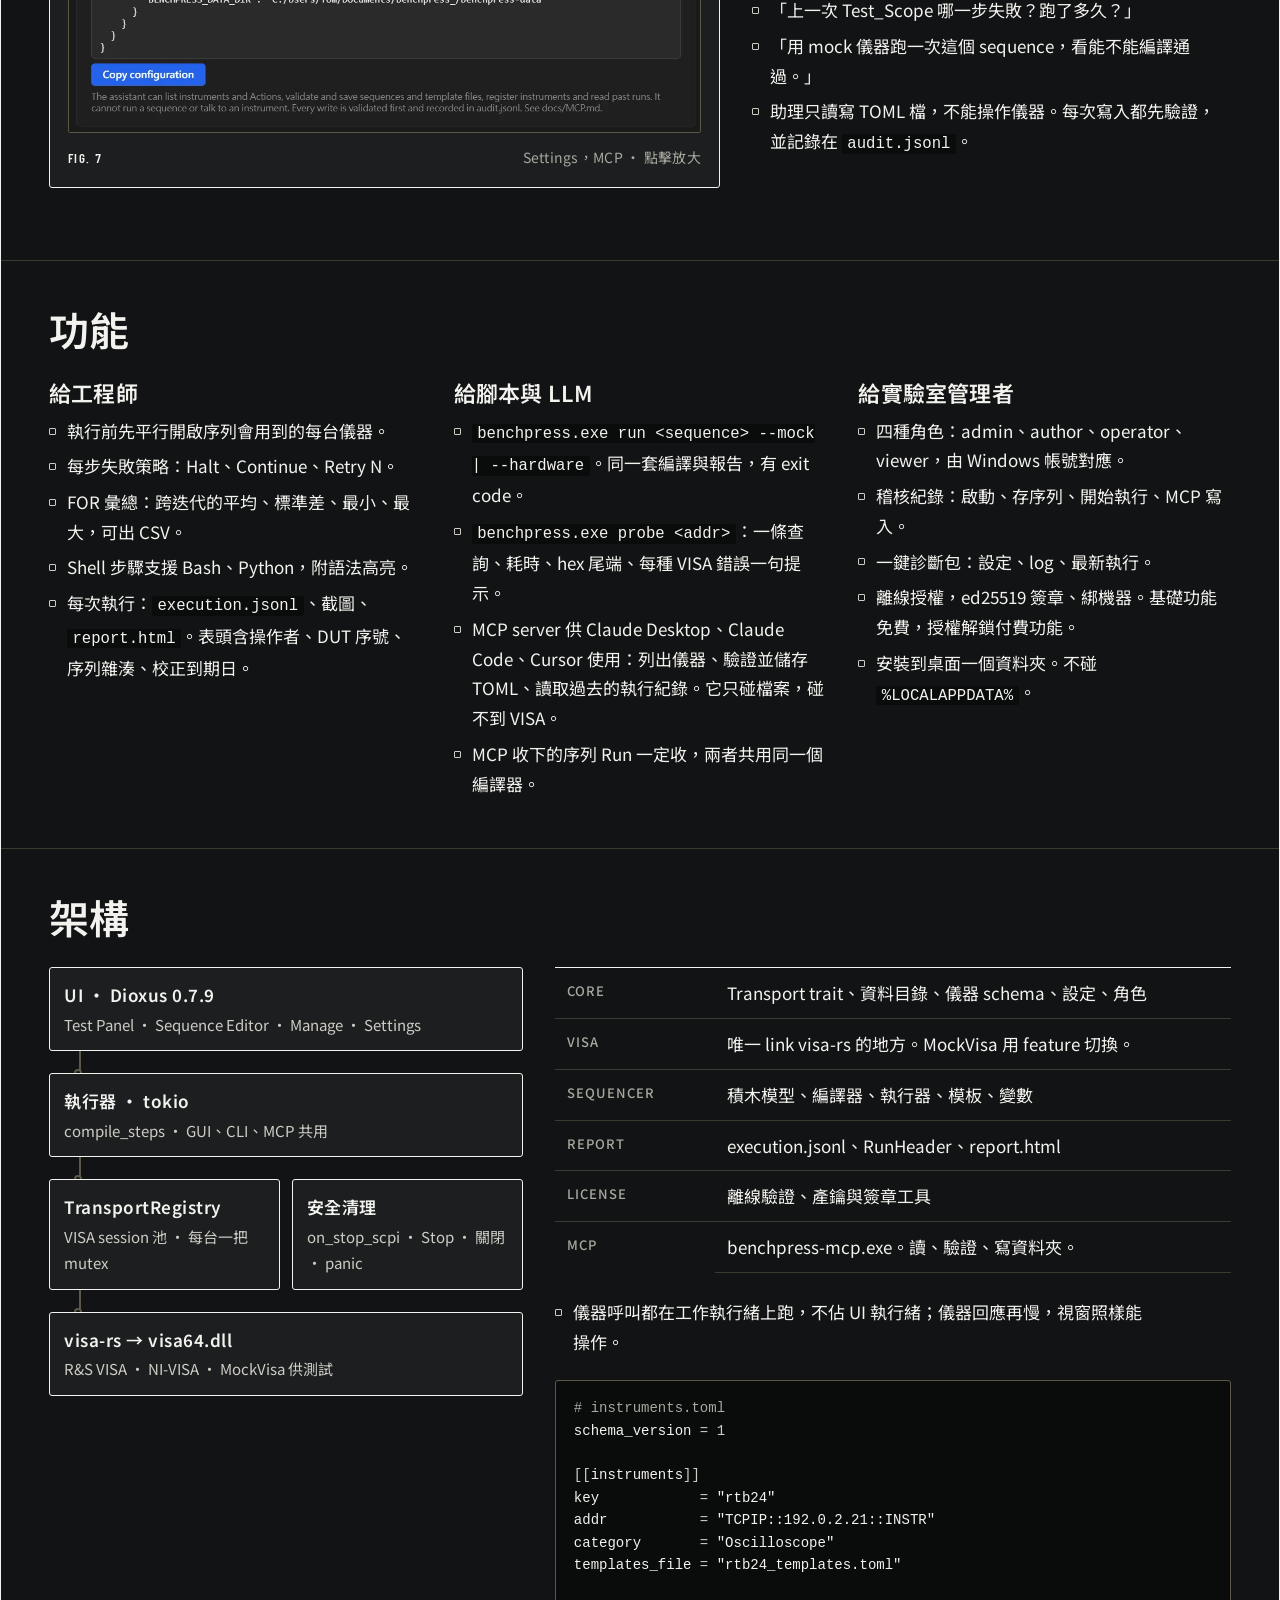
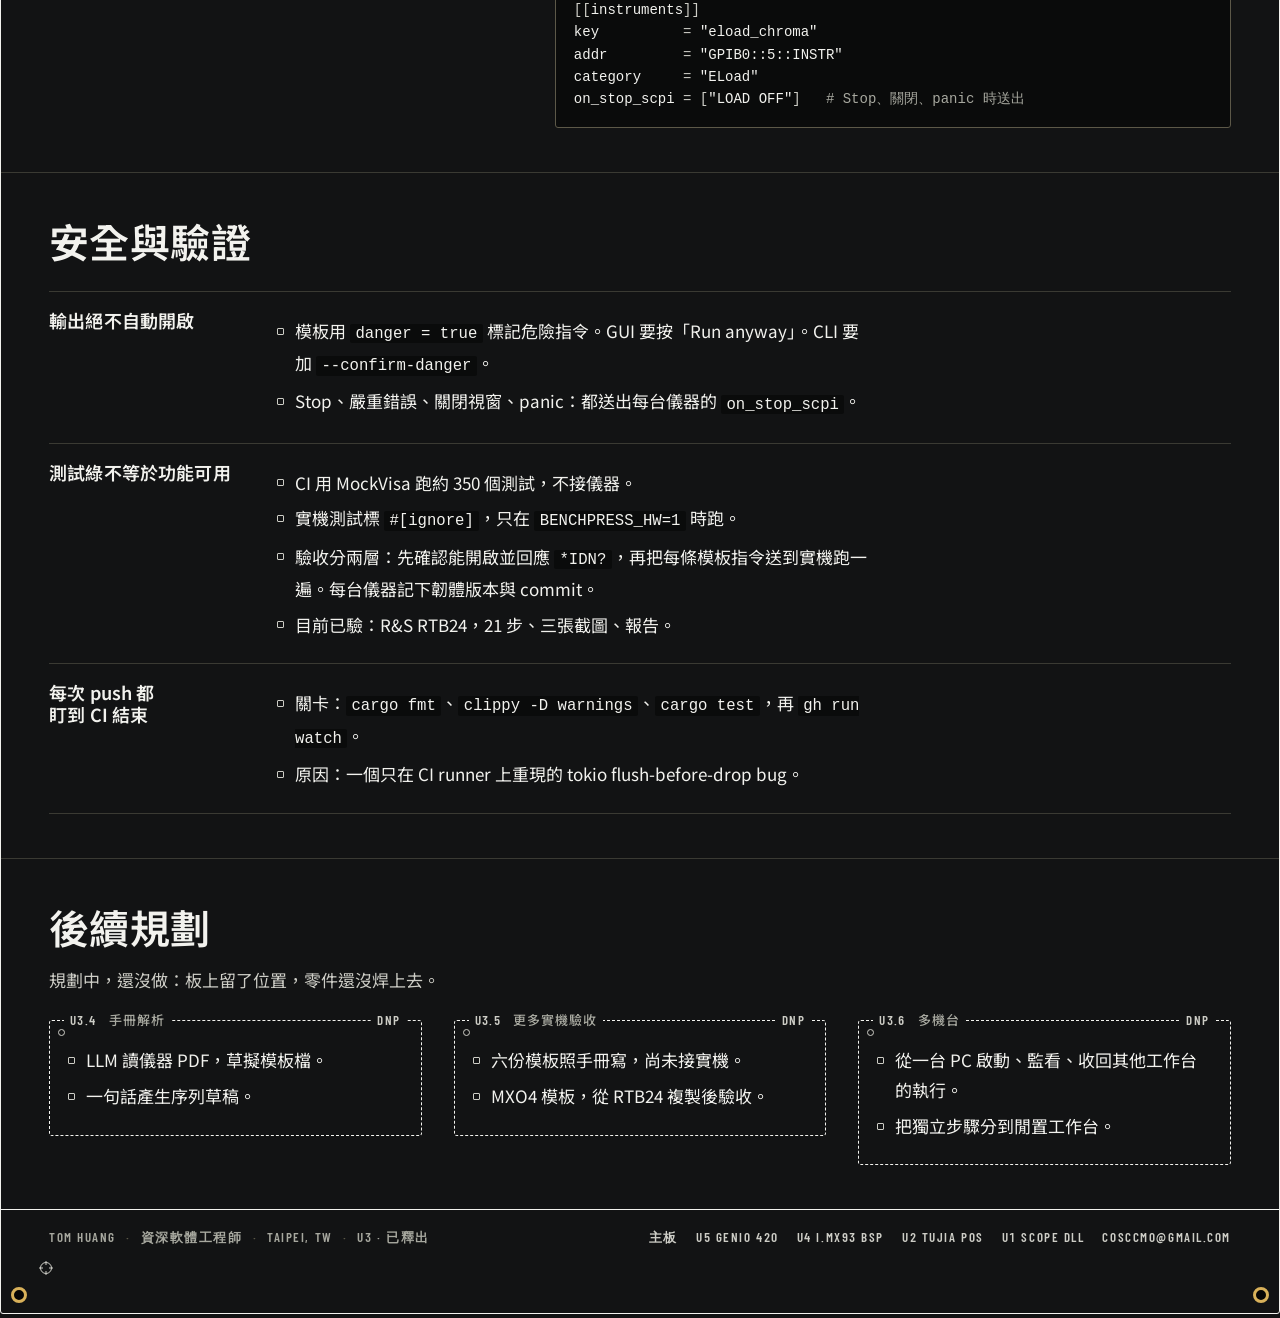
<file: benchpress/index.html>
<!doctype html>
<html lang="zh">
<head>
<meta charset="utf-8" />
<meta name="viewport" content="width=device-width,initial-scale=1" />
<title data-en="benchpress · Tom Huang" data-zh="benchpress · Tom Huang">benchpress · Tom Huang</title>
<meta name="description"
      data-en="benchpress: Windows desktop app that controls bench instruments over GPIB and Ethernet and runs drag-and-drop test sequences. Rust + Dioxus. 7 instruments, 167 SCPI templates, MCP server, headless CLI."
      data-zh="benchpress：透過 GPIB 與 Ethernet 控制儀器、用積木組測試流程的 Windows 桌面程式。Rust + Dioxus。7 款儀器、167 條 SCPI 模板、MCP server、無頭 CLI。"
      content="benchpress: Windows desktop app that controls bench instruments over GPIB and Ethernet and runs drag-and-drop test sequences. Rust + Dioxus. 7 instruments, 167 SCPI templates, MCP server, headless CLI." />
<meta name="color-scheme" content="dark" />
<meta name="theme-color" content="#121314" />
<meta property="og:type" content="website" />
<meta property="og:site_name" content="Tom Huang · portfolio" />
<meta property="og:title" content="benchpress · Tom Huang" />
<meta property="og:description" content="benchpress: Windows desktop app that controls bench instruments over GPIB and Ethernet and runs drag-and-drop test sequences. Rust + Dioxus. 7 instruments, 167 SCPI templates, MCP server, headless CLI." />
<meta property="og:url" content="https://coomo.github.io/portfolio/benchpress/" />
<meta property="og:image" content="https://coomo.github.io/portfolio/benchpress/02-sequence-editor.webp" />
<meta name="twitter:card" content="summary_large_image" />
<link rel="preconnect" href="https://fonts.googleapis.com">
<link rel="preconnect" href="https://fonts.gstatic.com" crossorigin>
<link href="https://fonts.googleapis.com/css2?family=Barlow+Condensed:wght@500;600&family=Barlow:wght@400;500;600&family=Noto+Sans+TC:wght@400;500;600&display=swap" rel="stylesheet">
<link rel="stylesheet" href="../assets/site.css?v=20261004b">
</head>
<body>

<main class="board sheet">
  <span class="hole tl" aria-hidden="true"></span><span class="hole tr" aria-hidden="true"></span>
  <span class="hole bl" aria-hidden="true"></span><span class="hole br" aria-hidden="true"></span>
  <span class="fid a" aria-hidden="true"><svg viewBox="0 0 14 14"><circle cx="7" cy="7" r="5.5" fill="none" stroke="currentColor"/><path d="M7 0v4M7 10v4M0 7h4M10 7h4" stroke="currentColor"/></svg></span>
  <span class="fid b" aria-hidden="true"><svg viewBox="0 0 14 14"><circle cx="7" cy="7" r="5.5" fill="none" stroke="currentColor"/><path d="M7 0v4M7 10v4M0 7h4M10 7h4" stroke="currentColor"/></svg></span>
  <span class="fid c" aria-hidden="true"><svg viewBox="0 0 14 14"><circle cx="7" cy="7" r="5.5" fill="none" stroke="currentColor"/><path d="M7 0v4M7 10v4M0 7h4M10 7h4" stroke="currentColor"/></svg></span>

  <header class="legend region">
    <div class="name">
      <h1 class="latin">benchpress</h1>
      <p class="title">
        <span data-lang="en">Windows desktop app for a lab bench. It controls instruments through VISA and runs test sequences built from blocks.</span>
        <span data-lang="zh">實驗室用的 Windows 桌面程式。透過 VISA 控制儀器，用積木組成測試序列。</span>
      </p>
    </div>
    <div class="right">
      <button class="jumper" id="jp1" type="button" aria-label="語言：中文。切換為英文">
        <span class="jref">JP1 · LANG</span>
        <span class="pins"><span class="pin en">EN</span><span class="pin zh">中</span></span>
      </button>
      <span class="rev">U3 · <span data-lang="en">released</span><span data-lang="zh">已釋出</span> · <span data-lang="en">Sheet 4 / 6</span><span data-lang="zh">第 4 / 6 頁</span></span>
    </div>
  </header>

  <nav class="sheetnav region" aria-label="Sections">
    <a href="../"><span data-lang="en">Board</span><span data-lang="zh">主板</span></a>
    <a href="#why"><span data-lang="en">Problem</span><span data-lang="zh">問題</span></a>
    <a href="#figures"><span data-lang="en">Key screens</span><span data-lang="zh">主要畫面</span></a>
    <a href="#features"><span data-lang="en">Features</span><span data-lang="zh">功能</span></a>
    <a href="#arch"><span data-lang="en">Architecture</span><span data-lang="zh">架構</span></a>
    <a href="#safety"><span data-lang="en">Safety</span><span data-lang="zh">安全</span></a>
    <a href="#dnp"><span data-lang="en">Roadmap</span><span data-lang="zh">後續規劃</span></a>
  </nav>

  <section class="sec region" id="why">
    <div class="cols">
      <div class="c7 stack-24">
        <div><h2><span data-lang="en">Problem</span><span data-lang="zh">問題</span></h2></div>
        <ul class="list">
          <li><span data-lang="en">An R&amp;D lab ran its bench from a LabVIEW station.</span><span data-lang="zh">一間研發實驗室的工作站跑 LabVIEW。</span></li>
          <li><span data-lang="en">Each new instrument meant days of wiring code, and each new test was a new VI.</span><span data-lang="zh">每加一台儀器要寫好幾天接線程式，每個新測項又是一個新 VI。</span></li>
          <li><span data-lang="en">Nothing was in version control and nothing was tested.</span><span data-lang="zh">沒有版本控制，也沒有測試。</span></li>
          <li><span data-lang="en">The brief, in the lab's words: swap instruments freely, compose tests like blocks, run several buses at once.</span><span data-lang="zh">實驗室自己的說法：儀器要能隨時換，測項要像積木一樣組，多條介面要能同時跑。</span></li>
        </ul>
        <div><h2><span data-lang="en">Solution</span><span data-lang="zh">解法</span></h2></div>
        <ul class="list list--filled">
          <li><span data-lang="en">An instrument is one row in <code>instruments.toml</code> plus one template file. No Rust changes.</span><span data-lang="zh">新增一台儀器，就是在 <code>instruments.toml</code> 加一列、再放一份模板檔，Rust 程式不用改。</span></li>
          <li><span data-lang="en">A test is a sequence of blocks: Write, Query, Wait, For, If, Parallel, Shell, Set Variable, Print.</span><span data-lang="zh">一個測項是積木序列：Write、Query、Wait、For、If、Parallel、Shell、Set Variable、Print。</span></li>
          <li><span data-lang="en">Everything is plain text in one folder, so git shows the diffs and an LLM can draft a template from a manual.</span><span data-lang="zh">全部是純文字，放在一個資料夾，git 看得到 diff，LLM 也能照手冊草擬模板。</span></li>
        </ul>
      </div>
      <div class="c5">
        <table class="facts">
          <caption class="sr"><span data-lang="en">At a glance</span><span data-lang="zh">一覽</span></caption>
          <tbody>
            <tr><th scope="row"><span data-lang="en">Status</span><span data-lang="zh">狀態</span></th><td><span class="mark shipped"><span data-lang="en">Released</span><span data-lang="zh">已釋出</span></span> <span class="dim"><span data-lang="en">client evaluation</span><span data-lang="zh">客戶評估中</span></span></td></tr>
            <tr><th scope="row"><span data-lang="en">Platform</span><span data-lang="zh">平台</span></th><td>Windows 10 / 11 · MSI (WiX 7)</td></tr>
            <tr><th scope="row"><span data-lang="en">Stack</span><span data-lang="zh">技術</span></th><td>Rust 1.95 · Dioxus 0.7.9 · tokio · visa-rs</td></tr>
            <tr><th scope="row"><span data-lang="en">Instruments</span><span data-lang="zh">儀器</span></th><td>7 <span data-lang="en">models with templates</span><span data-lang="zh">款有模板</span> · 167 SCPI <span data-lang="en">templates</span><span data-lang="zh">模板</span><br><span class="dim">Chroma 66202 · 61502 · 6314/63103A · Agilent 34970A · R&amp;S RTB24 · Tek DPO4054B · LeCroy HDO4054 · <span data-lang="en">MXO4 planned</span><span data-lang="zh">MXO4 規劃中</span></span></td></tr>
            <tr><th scope="row"><span data-lang="en">Buses</span><span data-lang="zh">介面</span></th><td>GPIB · Ethernet (VXI-11) · <span class="dim">R&amp;S VISA <span data-lang="en">or</span><span data-lang="zh">或</span> NI-VISA</span></td></tr>
            <tr><th scope="row"><span data-lang="en">Verified</span><span data-lang="zh">實機</span></th><td><span data-lang="en">R&amp;S RTB24, 21-step run with report</span><span data-lang="zh">R&amp;S RTB24，21 步序列含報告</span></td></tr>
            <tr><th scope="row"><span data-lang="en">Size</span><span data-lang="zh">規模</span></th><td>6 crates + app · <span data-lang="en">about 350 tests</span><span data-lang="zh">約 350 個測試</span> · 286 commits</td></tr>
            <tr><th scope="row"><span data-lang="en">Role</span><span data-lang="zh">角色</span></th><td><span data-lang="en">Solo. Design, code, docs, installer.</span><span data-lang="zh">獨立完成。設計、程式、文件、安裝包。</span></td></tr>
          </tbody>
        </table>
      </div>
    </div>
  </section>

  <section class="sec region" id="figures">
    <div class="head">
      <h2><span data-lang="en">Key screens</span><span data-lang="zh">主要畫面</span></h2>
    </div>

    <div class="figrow">
      <figure class="fp" data-zoom style="margin:0">
        <span class="fpref">U3.1 <b>Sequence Editor</b></span><span class="pin1" aria-hidden="true"></span>
        <div class="shot"><img src="02-sequence-editor.webp" width="1600" height="994" alt="benchpress Sequence Editor with the 21-step Test_Scope sequence loaded, the Data format step selected, and the parameter inspector showing the on-error policy and the real SCPI command." loading="lazy" decoding="async" /></div>
        <figcaption><span class="fig">Fig. 1</span><span><span data-lang="en">Sequence Editor, Test_Scope, 21 steps · click to enlarge</span><span data-lang="zh">Sequence Editor，Test_Scope，21 步 · 點擊放大</span></span></figcaption>
      </figure>
      <div class="text">
        <h3>Sequence Editor</h3>
        <ul class="list">
          <li><span data-lang="en">The step list shows each step's instrument and real SCPI command.</span><span data-lang="zh">步驟列表顯示每一步的儀器和實際 SCPI 指令。</span></li>
          <li><span data-lang="en">The inspector edits parameters and the on-error policy: Halt, Continue, Retry.</span><span data-lang="zh">右側檢視器可改參數和錯誤處理策略：Halt、Continue、Retry。</span></li>
          <li><span data-lang="en">The DUT serial goes into the run header and the run folder name.</span><span data-lang="zh">DUT 序號會寫進執行表頭和執行資料夾名稱。</span></li>
          <li><span data-lang="en">Breakpoints, pause, step over and step into are available during a run.</span><span data-lang="zh">執行中可以下中斷點、暫停、單步跨過或進入。</span></li>
        </ul>
      </div>
    </div>

    <div class="figrow flip">
      <figure class="fp" data-zoom style="margin:0">
        <span class="fpref">U3.2 <b>Run report</b></span><span class="pin1" aria-hidden="true"></span>
        <div class="shot"><img src="04-run-report.webp" width="1400" height="1250" alt="benchpress HTML report of a 21-step run on an R&S RTB24: one row per step with time, command, result, and scope hardcopies attached to the Hardcopy query steps." loading="lazy" decoding="async" /></div>
        <figcaption><span class="fig">Fig. 2</span><span><span data-lang="en">report.html, real RTB24 run · click to enlarge</span><span data-lang="zh">report.html，RTB24 實機執行 · 點擊放大</span></span></figcaption>
      </figure>
      <div class="text">
        <h3><span data-lang="en">Run report</span><span data-lang="zh">執行報告</span></h3>
        <ul class="list">
          <li><span data-lang="en">One row per step: time, instrument, command, result.</span><span data-lang="zh">每步一列：時間、儀器、指令、結果。</span></li>
          <li><span data-lang="en">Scope hardcopies are attached to the steps that produced them.</span><span data-lang="zh">示波器截圖附在產生它的那一步。</span></li>
          <li><span data-lang="en">The report is rendered from <code>execution.jsonl</code>. The header carries the operator, the DUT serial, the sequence hash and each instrument's calibration due date.</span><span data-lang="zh">報告由 <code>execution.jsonl</code> 產生。表頭含操作者、DUT 序號、序列雜湊和每台儀器的校正到期日。</span></li>
        </ul>
      </div>
    </div>

    <div class="figrow">
      <figure class="fp" data-zoom style="margin:0">
        <span class="fpref">U3.3 <b>Live run</b></span><span class="pin1" aria-hidden="true"></span>
        <div class="shot"><img src="05-live-run.webp" width="1600" height="1018" alt="benchpress during a run: the Var_Demo sequence sets a variable from a *IDN? query, the events log streams each step, and the variables panel shows vin = 12 and scope_idn = the RTB24 identity string." loading="lazy" decoding="async" /></div>
        <figcaption><span class="fig">Fig. 3</span><span><span data-lang="en">Variables and events log during a run · click to enlarge</span><span data-lang="zh">執行中的變數與事件 log · 點擊放大</span></span></figcaption>
      </figure>
      <div class="text">
        <h3><span data-lang="en">Live run</span><span data-lang="zh">執行中</span></h3>
        <ul class="list">
          <li><span data-lang="en">The events log prints every step as it runs, with timing.</span><span data-lang="zh">事件 log 即時印出每一步和耗時。</span></li>
          <li><span data-lang="en">A Set Variable step can take a literal, another variable or a SCPI query. Here <code>scope_idn</code> holds the reply to <code>*IDN?</code>.</span><span data-lang="zh">Set Variable 可以接常數、另一個變數或 SCPI 查詢。這裡 <code>scope_idn</code> 存的是 <code>*IDN?</code> 的回覆。</span></li>
          <li><span data-lang="en">The variables panel shows name, type and current value.</span><span data-lang="zh">變數面板顯示名稱、型別和目前的值。</span></li>
        </ul>
      </div>
    </div>

    <div class="figrow flip">
      <figure class="fp" data-zoom style="margin:0">
        <span class="fpref">U3.4 <b>Parallel</b></span><span class="pin1" aria-hidden="true"></span>
        <div class="shot"><img src="06-parallel.webp" width="1600" height="996" alt="benchpress Sequence Editor with a PARALLEL block that contains three shell steps and an END PARALLEL marker." loading="lazy" decoding="async" /></div>
        <figcaption><span class="fig">Fig. 4</span><span><span data-lang="en">PARALLEL block · click to enlarge</span><span data-lang="zh">PARALLEL 積木 · 點擊放大</span></span></figcaption>
      </figure>
      <div class="text">
        <h3><span data-lang="en">Parallel block</span><span data-lang="zh">平行積木</span></h3>
        <ul class="list">
          <li><span data-lang="en"><code>PARALLEL</code> to <code>END PARALLEL</code> compiles to one lane per instrument. Instruments on the same GPIB board share a lane.</span><span data-lang="zh"><code>PARALLEL</code> 到 <code>END PARALLEL</code> 編譯成每台儀器一條車道。同一張 GPIB 卡上的儀器共用一條。</span></li>
          <li><span data-lang="en">All shell steps share one dedicated lane.</span><span data-lang="zh">所有 Shell 步驟共用一條專用車道。</span></li>
          <li><span data-lang="en">Each lane runs on its own tokio thread. The UI never waits on an instrument.</span><span data-lang="zh">每條車道有自己的 tokio 執行緒，UI 從不等儀器。</span></li>
        </ul>
      </div>
    </div>

    <div class="figrow">
      <figure class="fp" data-zoom style="margin:0">
        <span class="fpref">U3.5 <b>Test Panel</b></span><span class="pin1" aria-hidden="true"></span>
        <div class="shot"><img src="01-test-panel.webp" width="1600" height="1001" alt="benchpress Test Panel: eight registered instruments, the add-instrument form with an on-stop SCPI field, and the raw command box." loading="lazy" decoding="async" /></div>
        <figcaption><span class="fig">Fig. 5</span><span><span data-lang="en">Test Panel · click to enlarge</span><span data-lang="zh">Test Panel · 點擊放大</span></span></figcaption>
      </figure>
      <div class="text">
        <h3>Test Panel</h3>
        <ul class="list">
          <li><span data-lang="en">Add an instrument by VISA address. Probe it with <code>*IDN?</code>.</span><span data-lang="zh">輸入 VISA 位址加入儀器，用 <code>*IDN?</code> 確認連得上。</span></li>
          <li><span data-lang="en">The on-stop SCPI field is part of the add form. Source-type instruments require it.</span><span data-lang="zh">新增表單裡就有停機 SCPI 欄位，source 類儀器必填。</span></li>
          <li><span data-lang="en">Send raw SCPI. Save it as an Action with named parameters.</span><span data-lang="zh">可以直接送 SCPI，也能存成帶具名參數的 Action。</span></li>
        </ul>
      </div>
    </div>

    <div class="figrow flip">
      <figure class="fp" data-zoom style="margin:0">
        <span class="fpref">U3.6 <b>Manage</b></span><span class="pin1" aria-hidden="true"></span>
        <div class="shot"><img src="03-manage.webp" width="1600" height="1001" alt="benchpress Manage view, Instruments tab: eight instruments with category, VISA resource and template file, plus Edit and Delete buttons." loading="lazy" decoding="async" /></div>
        <figcaption><span class="fig">Fig. 6</span><span><span data-lang="en">Manage, Instruments · click to enlarge</span><span data-lang="zh">Manage，儀器表 · 點擊放大</span></span></figcaption>
      </figure>
      <div class="text">
        <h3>Manage</h3>
        <ul class="list">
          <li><span data-lang="en">Three tables: instruments, actions, sequences. Each table is one TOML file.</span><span data-lang="zh">三張表：儀器、Action、序列。每張表是一份 TOML。</span></li>
          <li><span data-lang="en">The GUI watches the folder. An edit from an editor, git or the MCP server appears within one second.</span><span data-lang="zh">GUI 監看資料夾，不管是編輯器、git 還是 MCP server 改的檔，一秒內就反映在畫面上。</span></li>
          <li><span data-lang="en">A template file that no instrument claims shows under Orphan until it is attached.</span><span data-lang="zh">沒有儀器使用的模板檔會列在 Orphan，指派後才歸位。</span></li>
        </ul>
      </div>
    </div>

    <div class="figrow">
      <figure class="fp" data-zoom style="margin:0">
        <span class="fpref">U3.7 <b>MCP</b></span><span class="pin1" aria-hidden="true"></span>
        <div class="shot"><img src="07-mcp-settings.webp" width="1160" height="660" alt="benchpress Settings, MCP card: a switch that allows MCP clients to use the data folder, the server path, the current account and role, the last MCP write from the audit log, and the client configuration JSON for Claude Desktop." loading="lazy" decoding="async" /></div>
        <figcaption><span class="fig">Fig. 7</span><span><span data-lang="en">Settings, MCP · click to enlarge</span><span data-lang="zh">Settings，MCP · 點擊放大</span></span></figcaption>
      </figure>
      <div class="text">
        <h3><span data-lang="en">MCP server</span><span data-lang="zh">MCP server</span></h3>
        <p class="muted" style="margin-bottom:8px"><span data-lang="en">Connect Claude Desktop, Claude Code or Cursor, then ask:</span><span data-lang="zh">接上 Claude Desktop、Claude Code 或 Cursor，然後直接問：</span></p>
        <ul class="list">
          <li><span data-lang="en">"How do I connect an instrument that has no template file?"</span><span data-lang="zh">「怎麼接一台還沒有模板檔的儀器？」</span></li>
          <li><span data-lang="en">"Build a sequence: reset the RTB24, set channel 1 to 1 V/div, single trigger, save a screenshot."</span><span data-lang="zh">「幫我建一個 sequence：RTB24 先 reset，CH1 設 1 V/div，單次觸發，存一張截圖。」</span></li>
          <li><span data-lang="en">"Read the Agilent 34970A manual and add the thermocouple read command to its template."</span><span data-lang="zh">「參考 Agilent 34970A 手冊，把熱電偶讀值指令加進它的模板。」</span></li>
          <li><span data-lang="en">"Which step failed in the last Test_Scope run, and how long did it take?"</span><span data-lang="zh">「上一次 Test_Scope 哪一步失敗？跑了多久？」</span></li>
          <li><span data-lang="en">"Dry-run this sequence with mock instruments and tell me if it compiles."</span><span data-lang="zh">「用 mock 儀器跑一次這個 sequence，看能不能編譯通過。」</span></li>
          <li><span data-lang="en">The assistant reads and writes TOML files only. It cannot drive an instrument. Every write is validated and logged in <code>audit.jsonl</code>.</span><span data-lang="zh">助理只讀寫 TOML 檔，不能操作儀器。每次寫入都先驗證，並記錄在 <code>audit.jsonl</code>。</span></li>
        </ul>
      </div>
    </div>

  </section>

  <section class="sec region" id="features">
    <div class="head"><h2><span data-lang="en">Features</span><span data-lang="zh">功能</span></h2></div>
    <div class="cols">
      <div class="c4">
        <h3><span data-lang="en">For the engineer</span><span data-lang="zh">給工程師</span></h3>
        <ul class="list" style="margin-top:10px">
          <li><span data-lang="en">Pre-flight opens every instrument a sequence needs, in parallel.</span><span data-lang="zh">執行前先平行開啟序列會用到的每台儀器。</span></li>
          <li><span data-lang="en">Per-step failure policy: Halt, Continue, Retry N.</span><span data-lang="zh">每步失敗策略：Halt、Continue、Retry N。</span></li>
          <li><span data-lang="en">Aggregate FOR: mean, std, min, max across iterations, CSV out.</span><span data-lang="zh">FOR 彙總：跨迭代的平均、標準差、最小、最大，可出 CSV。</span></li>
          <li><span data-lang="en">Shell steps in Bash or Python with a highlighted editor.</span><span data-lang="zh">Shell 步驟支援 Bash、Python，附語法高亮。</span></li>
          <li><span data-lang="en">Every run: <code>execution.jsonl</code>, screenshots, <code>report.html</code>. Header has operator, DUT serial, sequence hash, calibration dates.</span><span data-lang="zh">每次執行：<code>execution.jsonl</code>、截圖、<code>report.html</code>。表頭含操作者、DUT 序號、序列雜湊、校正到期日。</span></li>
        </ul>
      </div>
      <div class="c4">
        <h3><span data-lang="en">For scripts and LLMs</span><span data-lang="zh">給腳本與 LLM</span></h3>
        <ul class="list" style="margin-top:10px">
          <li><span data-lang="en"><code>benchpress.exe run &lt;sequence&gt; --mock | --hardware</code>. Same compile, same report, exit codes.</span><span data-lang="zh"><code>benchpress.exe run &lt;sequence&gt; --mock | --hardware</code>。同一套編譯與報告，有 exit code。</span></li>
          <li><span data-lang="en"><code>benchpress.exe probe &lt;addr&gt;</code>: one query, timing, hex tail, a hint per VISA error.</span><span data-lang="zh"><code>benchpress.exe probe &lt;addr&gt;</code>：一條查詢、耗時、hex 尾端、每種 VISA 錯誤一句提示。</span></li>
          <li><span data-lang="en">MCP server for Claude Desktop, Claude Code, Cursor. Lists instruments, validates and saves TOML, reads past runs. File only, never touches VISA.</span><span data-lang="zh">MCP server 供 Claude Desktop、Claude Code、Cursor 使用：列出儀器、驗證並儲存 TOML、讀取過去的執行紀錄。它只碰檔案，碰不到 VISA。</span></li>
          <li><span data-lang="en">If MCP accepts a sequence, Run accepts it too; they share one compiler.</span><span data-lang="zh">MCP 收下的序列 Run 一定收，兩者共用同一個編譯器。</span></li>
        </ul>
      </div>
      <div class="c4">
        <h3><span data-lang="en">For the lab manager</span><span data-lang="zh">給實驗室管理者</span></h3>
        <ul class="list" style="margin-top:10px">
          <li><span data-lang="en">Roles: admin, author, operator, viewer. Mapped from Windows accounts.</span><span data-lang="zh">四種角色：admin、author、operator、viewer，由 Windows 帳號對應。</span></li>
          <li><span data-lang="en">Audit trail: app start, sequence saved, run started, MCP writes.</span><span data-lang="zh">稽核紀錄：啟動、存序列、開始執行、MCP 寫入。</span></li>
          <li><span data-lang="en">One-click diagnostics bundle: config, logs, newest run.</span><span data-lang="zh">一鍵診斷包：設定、log、最新執行。</span></li>
          <li><span data-lang="en">Offline licensing, ed25519 signed, node-locked. Base app free; a license unlocks premium flags.</span><span data-lang="zh">離線授權，ed25519 簽章、綁機器。基礎功能免費，授權解鎖付費功能。</span></li>
          <li><span data-lang="en">Installs to one folder on the desktop. Nothing in <code>%LOCALAPPDATA%</code>.</span><span data-lang="zh">安裝到桌面一個資料夾。不碰 <code>%LOCALAPPDATA%</code>。</span></li>
        </ul>
      </div>
    </div>
  </section>

  <section class="sec region" id="arch">
    <div class="head"><h2><span data-lang="en">Architecture</span><span data-lang="zh">架構</span></h2></div>
    <div class="cols">
      <div class="c5">
        <div class="blocks" aria-label="Block diagram">
          <div class="blk"><div class="n">UI · Dioxus 0.7.9</div><div class="s">Test Panel · Sequence Editor · Manage · Settings</div></div>
          <div class="link" aria-hidden="true"></div>
          <div class="blk"><div class="n"><span data-lang="en">Executor · tokio</span><span data-lang="zh">執行器 · tokio</span></div><div class="s">compile_steps · <span data-lang="en">shared by GUI, CLI, MCP</span><span data-lang="zh">GUI、CLI、MCP 共用</span></div></div>
          <div class="link" aria-hidden="true"></div>
          <div class="split">
            <div class="blk"><div class="n">TransportRegistry</div><div class="s"><span data-lang="en">VISA session pool · one mutex per instrument</span><span data-lang="zh">VISA session 池 · 每台一把 mutex</span></div></div>
            <div class="blk"><div class="n"><span data-lang="en">Safety cleanup</span><span data-lang="zh">安全清理</span></div><div class="s">on_stop_scpi · Stop · <span data-lang="en">close</span><span data-lang="zh">關閉</span> · panic</div></div>
          </div>
          <div class="link" aria-hidden="true"></div>
          <div class="blk"><div class="n">visa-rs → visa64.dll</div><div class="s">R&amp;S VISA · NI-VISA · MockVisa <span data-lang="en">for tests</span><span data-lang="zh">供測試</span></div></div>
        </div>
      </div>
      <div class="c7 stack-24">
        <table class="facts">
          <caption class="sr"><span data-lang="en">Crates</span><span data-lang="zh">Crate</span></caption>
          <tbody>
            <tr><th scope="row">core</th><td><span data-lang="en">Transport trait, data dir, instruments schema, settings, roles</span><span data-lang="zh">Transport trait、資料目錄、儀器 schema、設定、角色</span></td></tr>
            <tr><th scope="row">visa</th><td><span data-lang="en">The only place visa-rs is linked. MockVisa behind a feature.</span><span data-lang="zh">唯一 link visa-rs 的地方。MockVisa 用 feature 切換。</span></td></tr>
            <tr><th scope="row">sequencer</th><td><span data-lang="en">Block model, compiler, executor, templates, variables</span><span data-lang="zh">積木模型、編譯器、執行器、模板、變數</span></td></tr>
            <tr><th scope="row">report</th><td><span data-lang="en">execution.jsonl, RunHeader, report.html</span><span data-lang="zh">execution.jsonl、RunHeader、report.html</span></td></tr>
            <tr><th scope="row">license</th><td><span data-lang="en">Offline verification, keygen and sign tools</span><span data-lang="zh">離線驗證、產鑰與簽章工具</span></td></tr>
            <tr><th scope="row">mcp</th><td><span data-lang="en">benchpress-mcp.exe. Reads, validates, writes the data folder.</span><span data-lang="zh">benchpress-mcp.exe。讀、驗證、寫資料夾。</span></td></tr>
          </tbody>
        </table>
        <ul class="list">
          <li><span data-lang="en">Instrument calls run on worker threads, not on the UI thread. The window stays responsive while an instrument is slow.</span><span data-lang="zh">儀器呼叫都在工作執行緒上跑，不佔 UI 執行緒；儀器回應再慢，視窗照樣能操作。</span></li>
        </ul>
        <div class="code"><pre><span class="cm"># instruments.toml</span>
<span class="k">schema_version</span> = <span class="n">1</span>

[[<span class="k">instruments</span>]]
<span class="k">key</span>            = <span class="s">"rtb24"</span>
<span class="k">addr</span>           = <span class="s">"TCPIP::192.0.2.21::INSTR"</span>
<span class="k">category</span>       = <span class="s">"Oscilloscope"</span>
<span class="k">templates_file</span> = <span class="s">"rtb24_templates.toml"</span>

[[<span class="k">instruments</span>]]
<span class="k">key</span>          = <span class="s">"eload_chroma"</span>
<span class="k">addr</span>         = <span class="s">"GPIB0::5::INSTR"</span>
<span class="k">category</span>     = <span class="s">"ELoad"</span>
<span class="k">on_stop_scpi</span> = [<span class="s">"LOAD OFF"</span>]   <span class="cm"># <span data-lang="en">sent on Stop, close, panic</span><span data-lang="zh">Stop、關閉、panic 時送出</span></span></pre></div>
      </div>
    </div>
  </section>

  <section class="sec region" id="safety">
    <div class="head"><h2><span data-lang="en">Safety and verification</span><span data-lang="zh">安全與驗證</span></h2></div>
    <div>
      <div class="dec">
        <h3><span data-lang="en">Outputs never auto-enable</span><span data-lang="zh">輸出絕不自動開啟</span></h3>
        <ul class="list">
          <li><span data-lang="en">Templates mark dangerous commands with <code>danger = true</code>. GUI asks "Run anyway". CLI needs <code>--confirm-danger</code>.</span><span data-lang="zh">模板用 <code>danger = true</code> 標記危險指令。GUI 要按「Run anyway」。CLI 要加 <code>--confirm-danger</code>。</span></li>
          <li><span data-lang="en">Stop, fatal error, window close, panic: each sends every instrument's <code>on_stop_scpi</code>.</span><span data-lang="zh">Stop、嚴重錯誤、關閉視窗、panic：都送出每台儀器的 <code>on_stop_scpi</code>。</span></li>
        </ul>
      </div>
      <div class="dec">
        <h3><span data-lang="en">Green tests are not a working feature</span><span data-lang="zh">測試綠不等於功能可用</span></h3>
        <ul class="list">
          <li><span data-lang="en">CI runs about 350 tests on MockVisa with no instrument attached.</span><span data-lang="zh">CI 用 MockVisa 跑約 350 個測試，不接儀器。</span></li>
          <li><span data-lang="en">Hardware tests are <code>#[ignore]</code> and run only with <code>BENCHPRESS_HW=1</code>.</span><span data-lang="zh">實機測試標 <code>#[ignore]</code>，只在 <code>BENCHPRESS_HW=1</code> 時跑。</span></li>
          <li><span data-lang="en">Acceptance has two layers: open and <code>*IDN?</code>, then every template command on the real unit. Logged per instrument with firmware and commit.</span><span data-lang="zh">驗收分兩層：先確認能開啟並回應 <code>*IDN?</code>，再把每條模板指令送到實機跑一遍。每台儀器記下韌體版本與 commit。</span></li>
          <li><span data-lang="en">Verified so far: R&amp;S RTB24, 21 steps, three screenshots, report.</span><span data-lang="zh">目前已驗：R&amp;S RTB24，21 步、三張截圖、報告。</span></li>
        </ul>
      </div>
      <div class="dec">
        <h3><span data-lang="en">Every push is watched to the end</span><span data-lang="zh">每次 push 都盯到 CI 結束</span></h3>
        <ul class="list">
          <li><span data-lang="en">Gates: <code>cargo fmt</code>, <code>clippy -D warnings</code>, <code>cargo test</code>, then <code>gh run watch</code>.</span><span data-lang="zh">關卡：<code>cargo fmt</code>、<code>clippy -D warnings</code>、<code>cargo test</code>，再 <code>gh run watch</code>。</span></li>
          <li><span data-lang="en">Reason: a tokio flush-before-drop bug that only ever reproduced on the runner.</span><span data-lang="zh">原因：一個只在 CI runner 上重現的 tokio flush-before-drop bug。</span></li>
        </ul>
      </div>
    </div>
  </section>

  <section class="sec region" id="dnp">
    <div class="head">
      <h2><span data-lang="en">Roadmap</span><span data-lang="zh">後續規劃</span></h2>
      <p class="muted mb-0"><span data-lang="en">Planned but not built: the footprints are on the board, the parts are not placed yet.</span><span data-lang="zh">規劃中，還沒做：板上留了位置，零件還沒焊上去。</span></p>
    </div>
    <div class="cols">
      <div class="c4 fp dnp">
        <span class="fpref">U3.4 <b><span data-lang="en">Manual parsing</span><span data-lang="zh">手冊解析</span></b></span><span class="dnp-tag">DNP</span><span class="pin1" aria-hidden="true"></span>
        <ul class="list">
          <li><span data-lang="en">An LLM reads an instrument PDF and drafts its template file.</span><span data-lang="zh">LLM 讀儀器 PDF，草擬模板檔。</span></li>
          <li><span data-lang="en">Draft a sequence from one sentence.</span><span data-lang="zh">一句話產生序列草稿。</span></li>
        </ul>
      </div>
      <div class="c4 fp dnp">
        <span class="fpref">U3.5 <b><span data-lang="en">More hardware runs</span><span data-lang="zh">更多實機驗收</span></b></span><span class="dnp-tag">DNP</span><span class="pin1" aria-hidden="true"></span>
        <ul class="list">
          <li><span data-lang="en">Six template files are written from manuals and not yet run on the unit.</span><span data-lang="zh">六份模板照手冊寫，尚未接實機。</span></li>
          <li><span data-lang="en">MXO4 template, copied from RTB24, then verified.</span><span data-lang="zh">MXO4 模板，從 RTB24 複製後驗收。</span></li>
        </ul>
      </div>
      <div class="c4 fp dnp">
        <span class="fpref">U3.6 <b><span data-lang="en">Fleet</span><span data-lang="zh">多機台</span></b></span><span class="dnp-tag">DNP</span><span class="pin1" aria-hidden="true"></span>
        <ul class="list">
          <li><span data-lang="en">Start, watch and collect runs on other bench PCs.</span><span data-lang="zh">從一台 PC 啟動、監看、收回其他工作台的執行。</span></li>
          <li><span data-lang="en">Fan independent steps onto idle benches.</span><span data-lang="zh">把獨立步驟分到閒置工作台。</span></li>
        </ul>
      </div>
    </div>
  </section>

  <footer class="dataline region">
    <div class="id">
      <span>Tom Huang</span>
      <span><span data-lang="en">Senior software engineer</span><span data-lang="zh">資深軟體工程師</span></span>
      <span>Taipei, TW</span>
      <span>U3 · <span data-lang="en">released</span><span data-lang="zh">已釋出</span></span>
    </div>
    <div class="links">
      <a href="../"><span data-lang="en">Board</span><span data-lang="zh">主板</span></a>
      <a href="../genio/">U5 genio 420</a>
      <a href="../imx93/">U4 i.MX93 bsp</a>
      <a href="../pos/">U2 tujia pos</a>
      <a href="../scope-dll/">U1 scope dll</a>
      <a href="mailto:cosccmo@gmail.com">cosccmo@gmail.com</a>
    </div>
  </footer>
</main>

<dialog class="lightbox" id="lightbox" aria-label="Enlarged screenshot">
  <div class="lb-bar"><span class="lb-cap"></span><button type="button"><span data-lang="en">Close · Esc</span><span data-lang="zh">關閉 · Esc</span></button></div>
  <div class="lb-img"></div>
</dialog>

<script src="../assets/site.js?v=20261004b" defer></script>
</body>
</html>
</file>
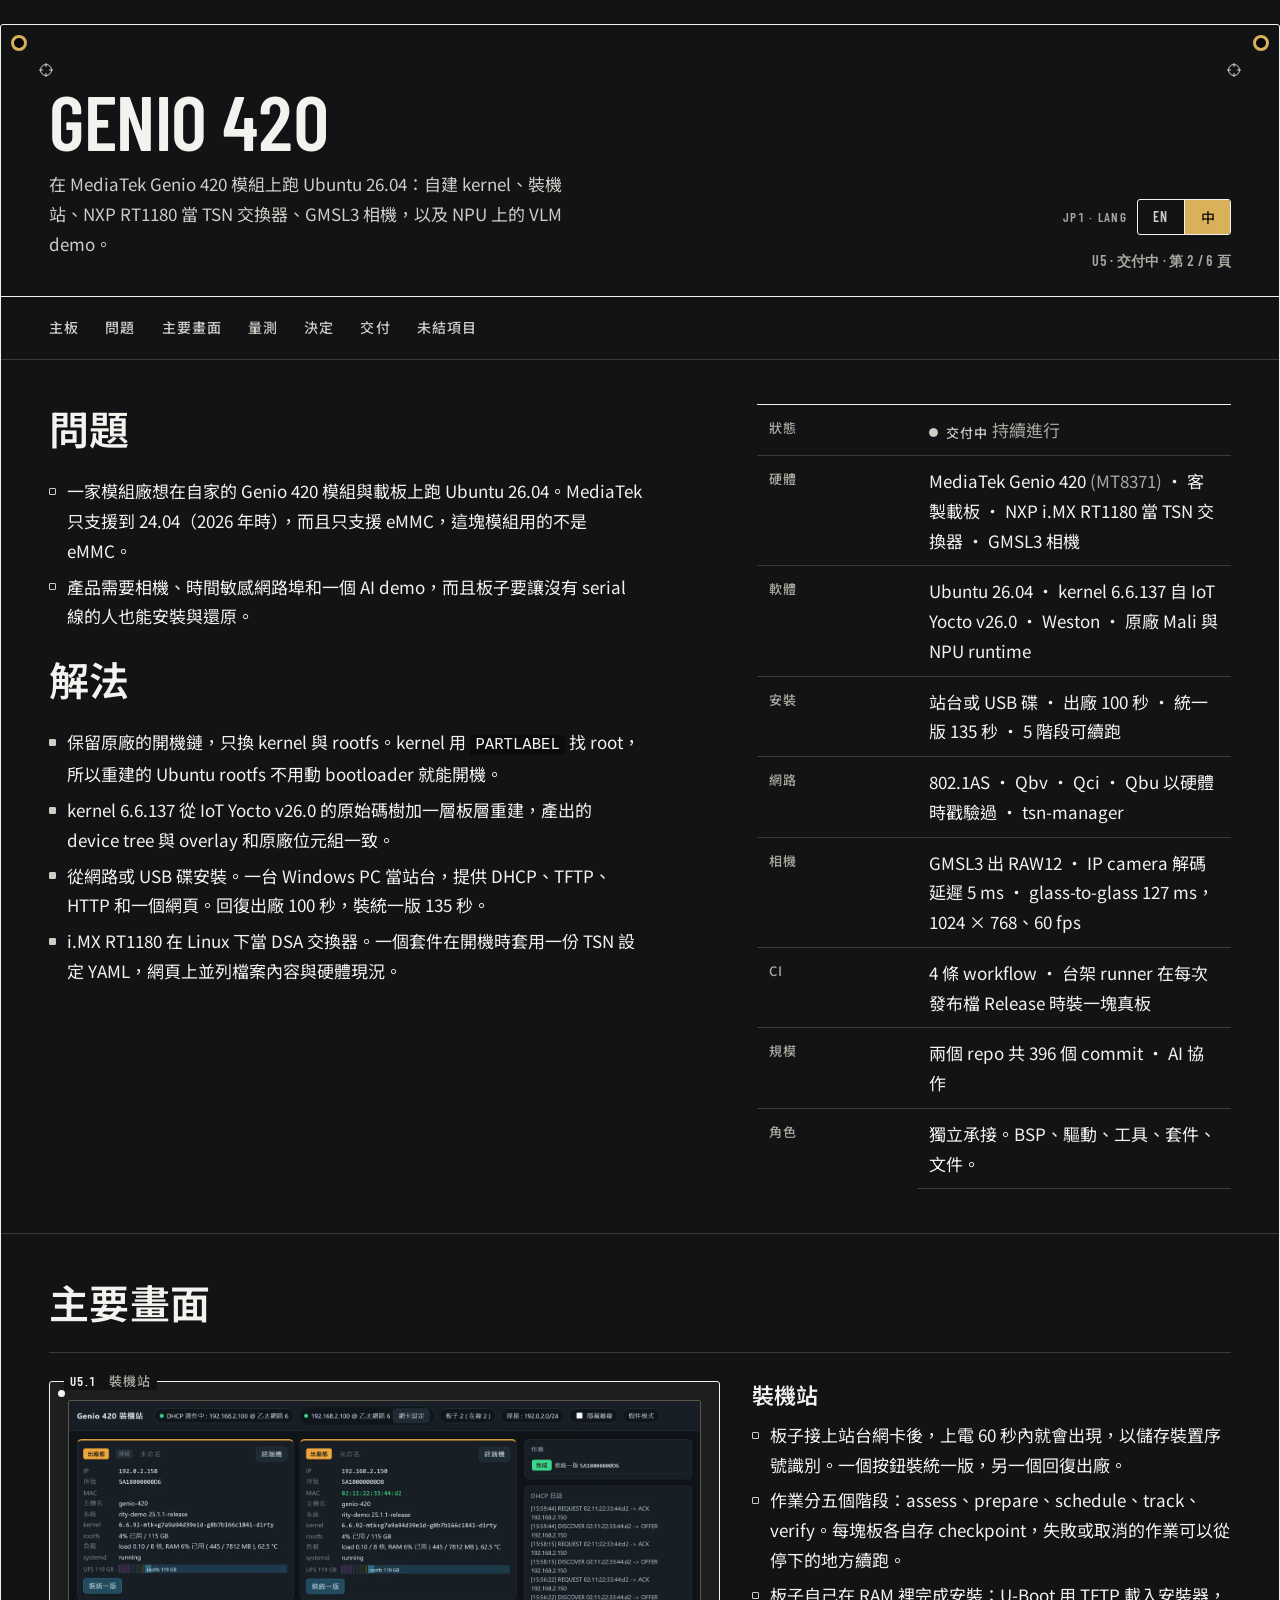
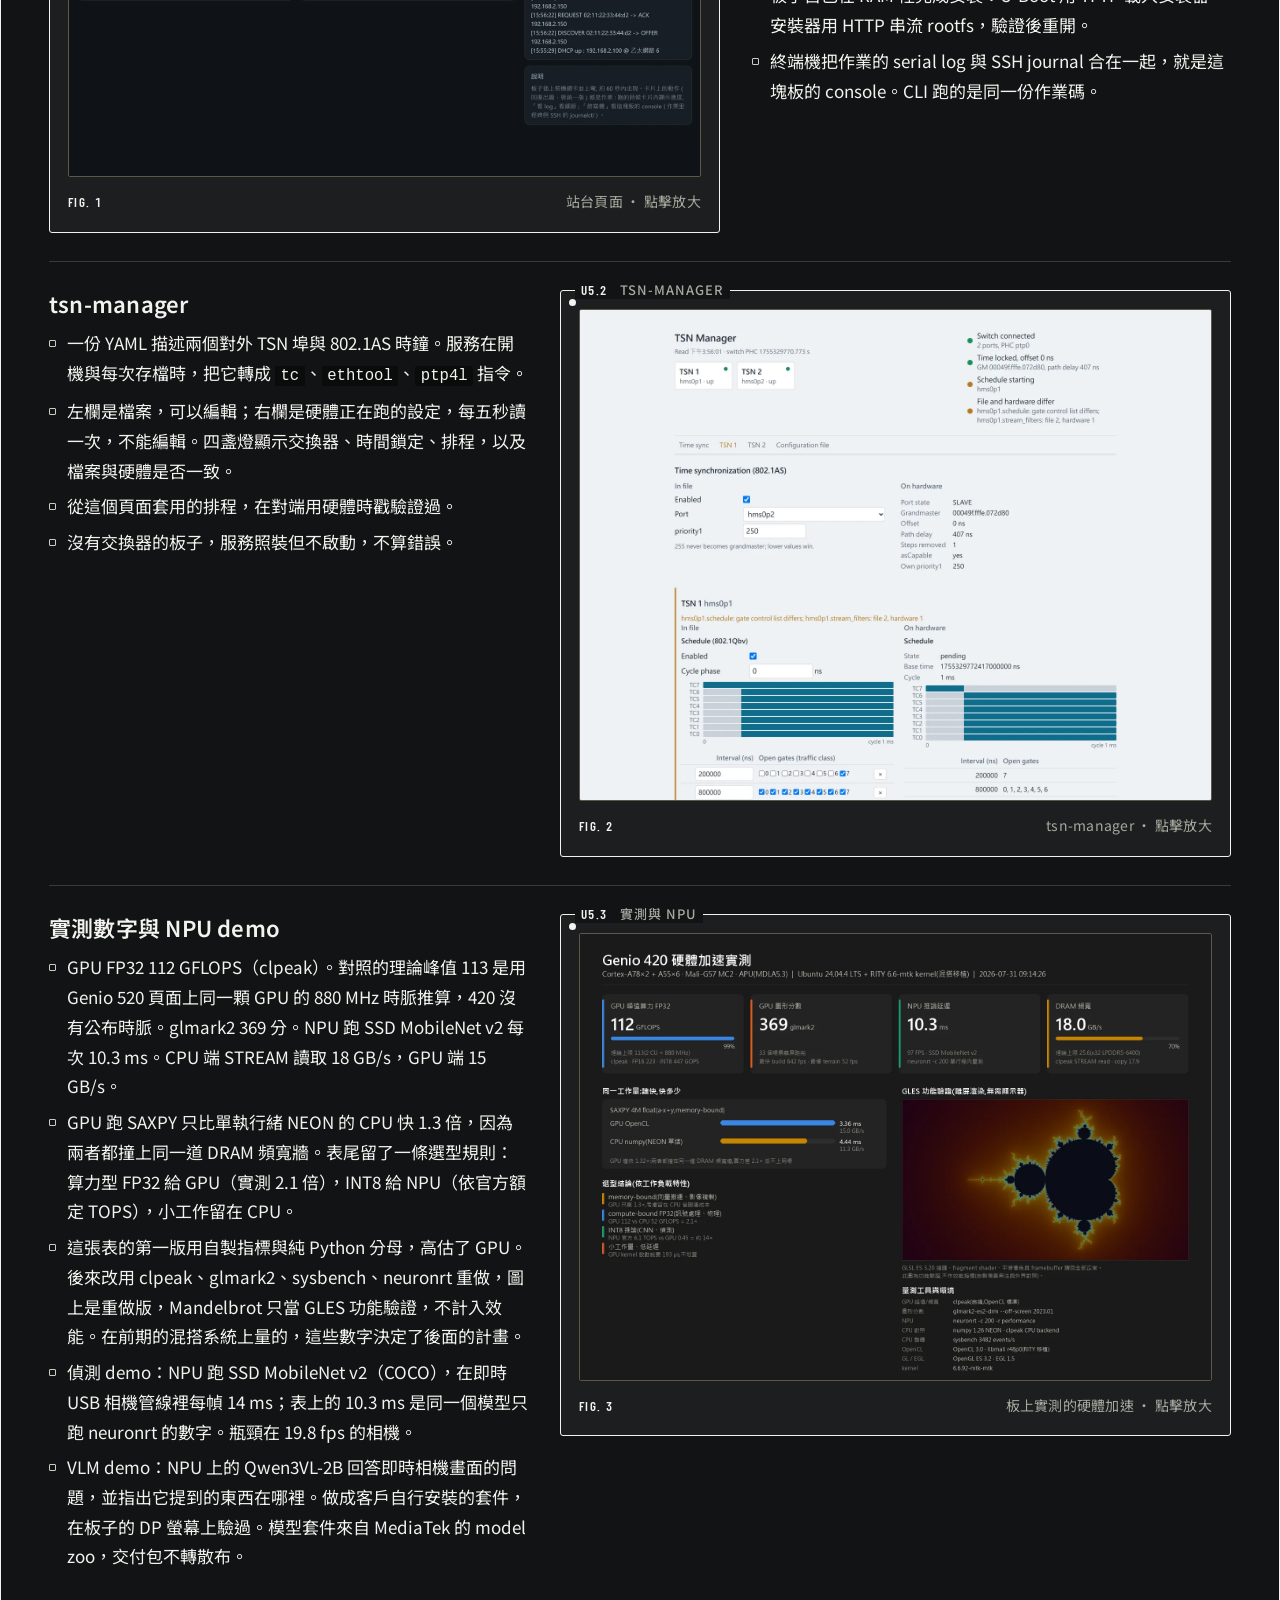
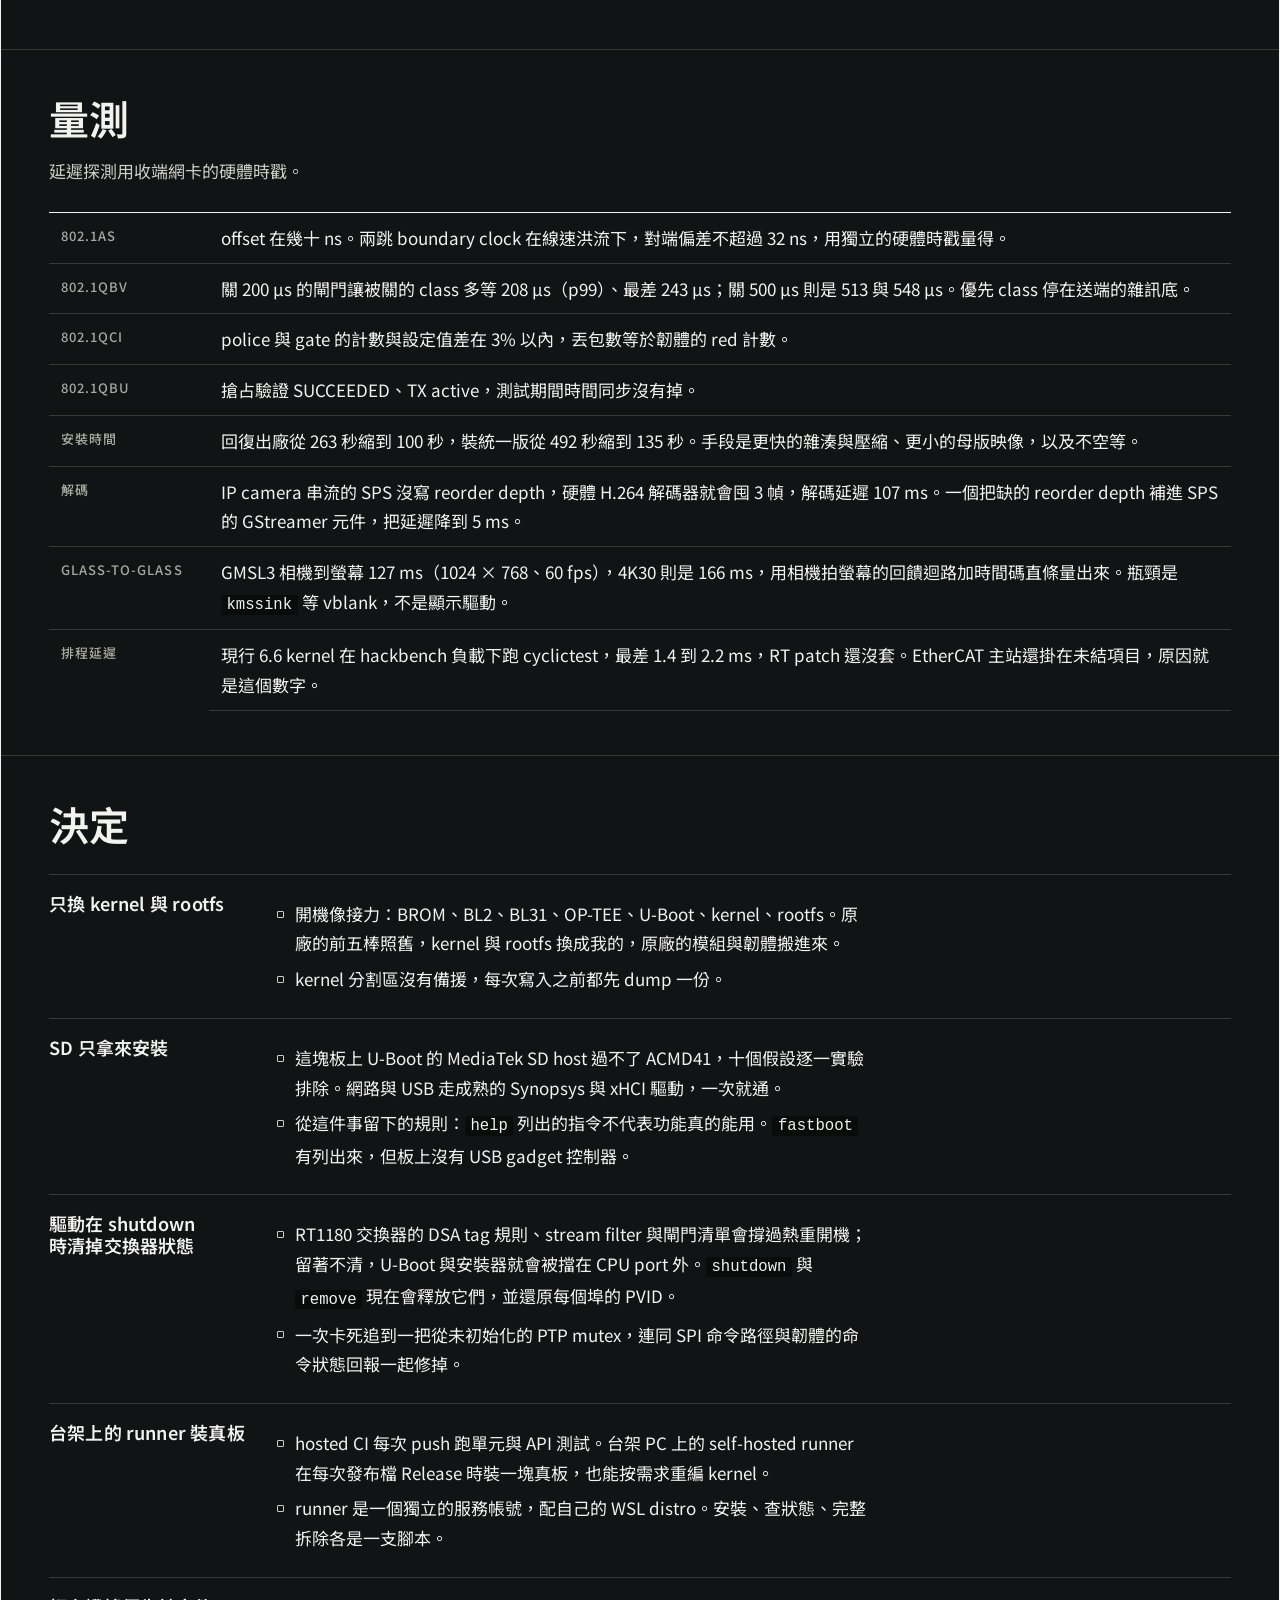
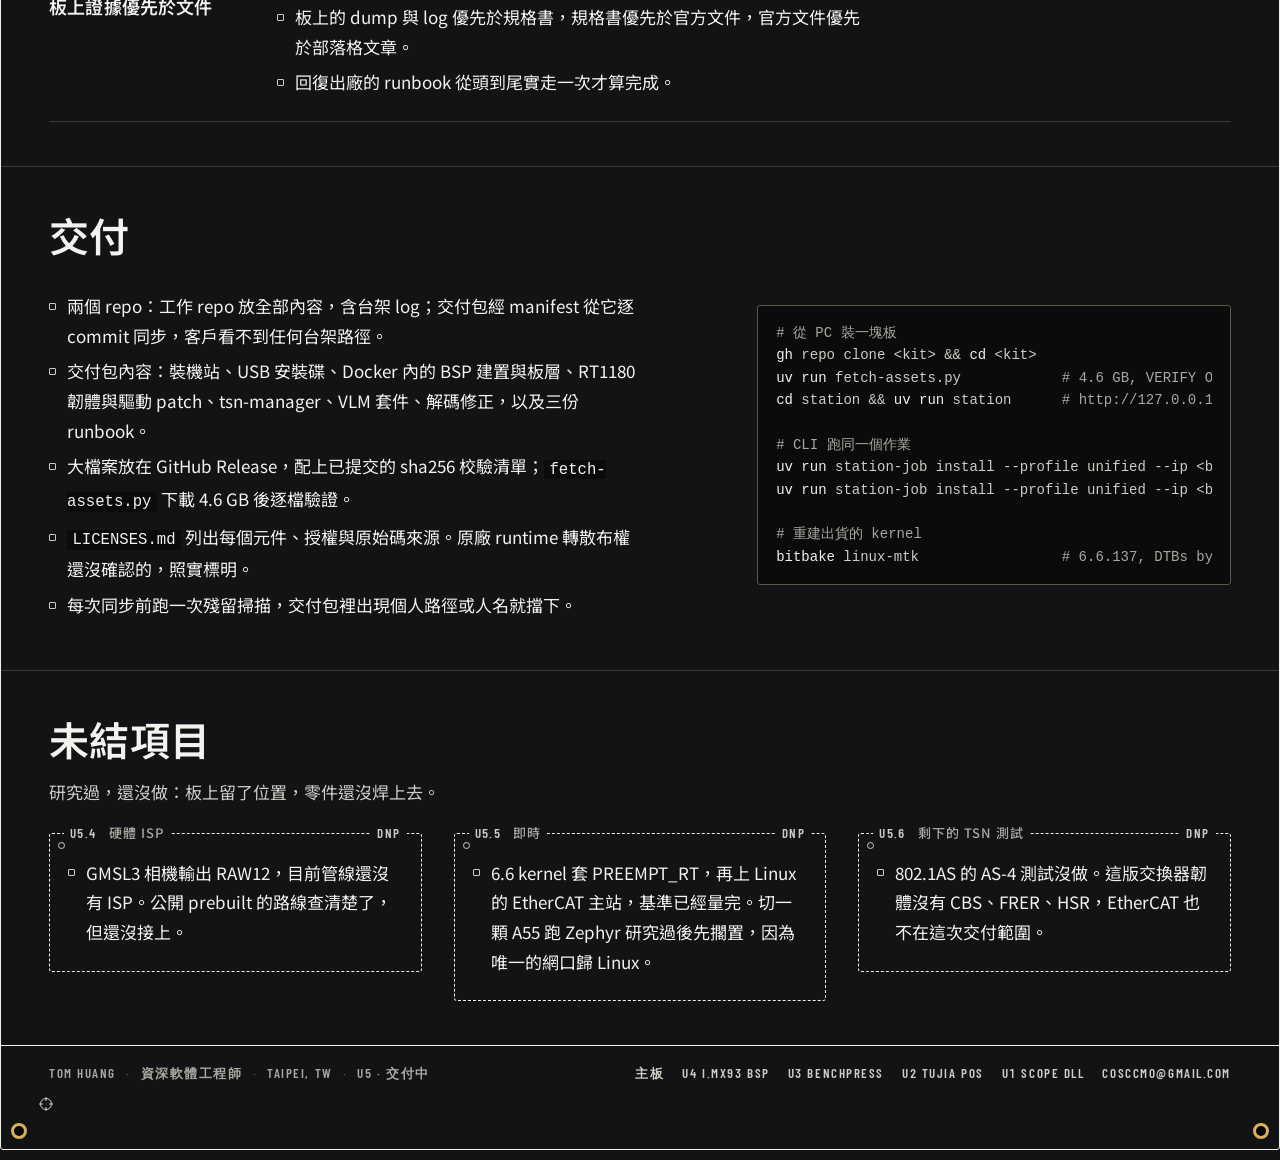
<file: genio/index.html>
<!doctype html>
<html lang="zh">
<head>
<meta charset="utf-8" />
<meta name="viewport" content="width=device-width,initial-scale=1" />
<title data-en="genio 420 · Tom Huang" data-zh="genio 420 · Tom Huang">genio 420 · Tom Huang</title>
<meta name="description"
      data-en="Ubuntu 26.04 on a MediaTek Genio 420 module: kernel rebuilt from source, network and USB install station, NXP RT1180 as a TSN switch with a management page, GMSL3 camera bring-up, VLM demo on the NPU."
      data-zh="MediaTek Genio 420 模組上的 Ubuntu 26.04：kernel 自建、網路與 USB 裝機站、NXP RT1180 當 TSN 交換器加管理頁、GMSL3 相機 bring-up、NPU 上的 VLM demo。"
      content="Ubuntu 26.04 on a MediaTek Genio 420 module: kernel rebuilt from source, network and USB install station, NXP RT1180 as a TSN switch with a management page, GMSL3 camera bring-up, VLM demo on the NPU." />
<meta name="color-scheme" content="dark" />
<meta name="theme-color" content="#121314" />
<meta property="og:type" content="website" />
<meta property="og:site_name" content="Tom Huang · portfolio" />
<meta property="og:title" content="genio 420 · Tom Huang" />
<meta property="og:description" content="Ubuntu 26.04 on a MediaTek Genio 420 module: kernel rebuilt from source, network and USB install station, NXP RT1180 as a TSN switch with a management page, GMSL3 camera bring-up, VLM demo on the NPU." />
<meta property="og:url" content="https://coomo.github.io/portfolio/genio/" />
<meta property="og:image" content="https://coomo.github.io/portfolio/genio/02-tsn-manager.webp" />
<meta name="twitter:card" content="summary_large_image" />
<link rel="preconnect" href="https://fonts.googleapis.com">
<link rel="preconnect" href="https://fonts.gstatic.com" crossorigin>
<link href="https://fonts.googleapis.com/css2?family=Barlow+Condensed:wght@500;600&family=Barlow:wght@400;500;600&family=Noto+Sans+TC:wght@400;500;600&display=swap" rel="stylesheet">
<link rel="stylesheet" href="../assets/site.css?v=20261004b">
</head>
<body>

<main class="board sheet">
  <span class="hole tl" aria-hidden="true"></span><span class="hole tr" aria-hidden="true"></span>
  <span class="hole bl" aria-hidden="true"></span><span class="hole br" aria-hidden="true"></span>
  <span class="fid a" aria-hidden="true"><svg viewBox="0 0 14 14"><circle cx="7" cy="7" r="5.5" fill="none" stroke="currentColor"/><path d="M7 0v4M7 10v4M0 7h4M10 7h4" stroke="currentColor"/></svg></span>
  <span class="fid b" aria-hidden="true"><svg viewBox="0 0 14 14"><circle cx="7" cy="7" r="5.5" fill="none" stroke="currentColor"/><path d="M7 0v4M7 10v4M0 7h4M10 7h4" stroke="currentColor"/></svg></span>
  <span class="fid c" aria-hidden="true"><svg viewBox="0 0 14 14"><circle cx="7" cy="7" r="5.5" fill="none" stroke="currentColor"/><path d="M7 0v4M7 10v4M0 7h4M10 7h4" stroke="currentColor"/></svg></span>

  <header class="legend region">
    <div class="name">
      <h1 class="latin">genio 420</h1>
      <p class="title">
        <span data-lang="en">Ubuntu 26.04 on a MediaTek Genio 420 module. Kernel from source, an install station, an NXP RT1180 as TSN switch, a GMSL3 camera, and a VLM demo on the NPU.</span>
        <span data-lang="zh">在 MediaTek Genio 420 模組上跑 Ubuntu 26.04：自建 kernel、裝機站、NXP RT1180 當 TSN 交換器、GMSL3 相機，以及 NPU 上的 VLM demo。</span>
      </p>
    </div>
    <div class="right">
      <button class="jumper" id="jp1" type="button" aria-label="語言：中文。切換為英文">
        <span class="jref">JP1 · LANG</span>
        <span class="pins"><span class="pin en">EN</span><span class="pin zh">中</span></span>
      </button>
      <span class="rev">U5 · <span data-lang="en">in delivery</span><span data-lang="zh">交付中</span> · <span data-lang="en">Sheet 2 / 6</span><span data-lang="zh">第 2 / 6 頁</span></span>
    </div>
  </header>

  <nav class="sheetnav region" aria-label="Sections">
    <a href="../"><span data-lang="en">Board</span><span data-lang="zh">主板</span></a>
    <a href="#why"><span data-lang="en">Problem</span><span data-lang="zh">問題</span></a>
    <a href="#figures"><span data-lang="en">Key screens</span><span data-lang="zh">主要畫面</span></a>
    <a href="#numbers"><span data-lang="en">Measurements</span><span data-lang="zh">量測</span></a>
    <a href="#decisions"><span data-lang="en">Decisions</span><span data-lang="zh">決定</span></a>
    <a href="#delivery"><span data-lang="en">Delivery</span><span data-lang="zh">交付</span></a>
    <a href="#dnp"><span data-lang="en">Open items</span><span data-lang="zh">未結項目</span></a>
  </nav>

  <section class="sec region" id="why">
    <div class="cols">
      <div class="c7 stack-24">
        <div><h2><span data-lang="en">Problem</span><span data-lang="zh">問題</span></h2></div>
        <ul class="list">
          <li><span data-lang="en">A module maker wants Ubuntu 26.04 on its Genio 420 system-on-module and carrier. MediaTek supports Ubuntu up to 24.04 (as of 2026), and only on eMMC, which this module does not use.</span><span data-lang="zh">一家模組廠想在自家的 Genio 420 模組與載板上跑 Ubuntu 26.04。MediaTek 只支援到 24.04（2026 年時），而且只支援 eMMC，這塊模組用的不是 eMMC。</span></li>
          <li><span data-lang="en">The product needs a camera, a time-sensitive network port and an AI demo, and the boards must be installed and restored by people without a serial cable.</span><span data-lang="zh">產品需要相機、時間敏感網路埠和一個 AI demo，而且板子要讓沒有 serial 線的人也能安裝與還原。</span></li>
        </ul>
        <div><h2><span data-lang="en">Solution</span><span data-lang="zh">解法</span></h2></div>
        <ul class="list list--filled">
          <li><span data-lang="en">Keep the vendor boot chain and replace only kernel and rootfs. The kernel finds root by <code>PARTLABEL</code>, so a rebuilt Ubuntu rootfs boots without touching the bootloaders.</span><span data-lang="zh">保留原廠的開機鏈，只換 kernel 與 rootfs。kernel 用 <code>PARTLABEL</code> 找 root，所以重建的 Ubuntu rootfs 不用動 bootloader 就能開機。</span></li>
          <li><span data-lang="en">Kernel 6.6.137 rebuilt from the IoT Yocto v26.0 tree plus one board layer. Device trees and overlays come out byte-identical to the vendor's.</span><span data-lang="zh">kernel 6.6.137 從 IoT Yocto v26.0 的原始碼樹加一層板層重建，產出的 device tree 與 overlay 和原廠位元組一致。</span></li>
          <li><span data-lang="en">Install from the network or a USB stick. A Windows PC is the station: DHCP, TFTP, HTTP and one web page. Factory restore takes 100 s, the unified system 135 s.</span><span data-lang="zh">從網路或 USB 碟安裝。一台 Windows PC 當站台，提供 DHCP、TFTP、HTTP 和一個網頁。回復出廠 100 秒，裝統一版 135 秒。</span></li>
          <li><span data-lang="en">An i.MX RT1180 as a DSA switch under Linux. A package applies one YAML of TSN settings at boot and shows the file next to the hardware state on a page.</span><span data-lang="zh">i.MX RT1180 在 Linux 下當 DSA 交換器。一個套件在開機時套用一份 TSN 設定 YAML，網頁上並列檔案內容與硬體現況。</span></li>
        </ul>
      </div>
      <div class="c5">
        <table class="facts">
          <caption class="sr"><span data-lang="en">At a glance</span><span data-lang="zh">一覽</span></caption>
          <tbody>
            <tr><th scope="row"><span data-lang="en">Status</span><span data-lang="zh">狀態</span></th><td><span class="mark living"><span data-lang="en">In delivery</span><span data-lang="zh">交付中</span></span> <span class="dim"><span data-lang="en">work continues</span><span data-lang="zh">持續進行</span></span></td></tr>
            <tr><th scope="row"><span data-lang="en">Hardware</span><span data-lang="zh">硬體</span></th><td>MediaTek Genio 420 <span class="dim">(MT8371)</span> · <span data-lang="en">custom carrier</span><span data-lang="zh">客製載板</span> · NXP i.MX RT1180 <span data-lang="en">as TSN switch</span><span data-lang="zh">當 TSN 交換器</span> · GMSL3 <span data-lang="en">camera</span><span data-lang="zh">相機</span></td></tr>
            <tr><th scope="row"><span data-lang="en">Software</span><span data-lang="zh">軟體</span></th><td>Ubuntu 26.04 · kernel 6.6.137 <span data-lang="en">from</span><span data-lang="zh">自</span> IoT Yocto v26.0 · Weston · <span data-lang="en">vendor Mali and NPU runtimes</span><span data-lang="zh">原廠 Mali 與 NPU runtime</span></td></tr>
            <tr><th scope="row"><span data-lang="en">Install</span><span data-lang="zh">安裝</span></th><td><span data-lang="en">Station or USB stick · factory 100 s · unified 135 s · 5 phases, resumable</span><span data-lang="zh">站台或 USB 碟 · 出廠 100 秒 · 統一版 135 秒 · 5 階段可續跑</span></td></tr>
            <tr><th scope="row"><span data-lang="en">Network</span><span data-lang="zh">網路</span></th><td>802.1AS · Qbv · Qci · Qbu <span data-lang="en">verified with hardware timestamps</span><span data-lang="zh">以硬體時戳驗過</span> · tsn-manager</td></tr>
            <tr><th scope="row"><span data-lang="en">Camera</span><span data-lang="zh">相機</span></th><td><span data-lang="en">GMSL3 RAW12 out · IP camera decode latency 5 ms · glass to glass 127 ms at 1024 × 768, 60 fps</span><span data-lang="zh">GMSL3 出 RAW12 · IP camera 解碼延遲 5 ms · glass-to-glass 127 ms，1024 × 768、60 fps</span></td></tr>
            <tr><th scope="row">CI</th><td><span data-lang="en">4 workflows · a bench runner installs a real board on every asset release</span><span data-lang="zh">4 條 workflow · 台架 runner 在每次發布檔 Release 時裝一塊真板</span></td></tr>
            <tr><th scope="row"><span data-lang="en">Size</span><span data-lang="zh">規模</span></th><td><span data-lang="en">396 commits in two repos · AI-assisted</span><span data-lang="zh">兩個 repo 共 396 個 commit · AI 協作</span></td></tr>
            <tr><th scope="row"><span data-lang="en">Role</span><span data-lang="zh">角色</span></th><td><span data-lang="en">Solo, contract. BSP, drivers, tools, packages, docs.</span><span data-lang="zh">獨立承接。BSP、驅動、工具、套件、文件。</span></td></tr>
          </tbody>
        </table>
      </div>
    </div>
  </section>

  <section class="sec region" id="figures">
    <div class="head">
      <h2><span data-lang="en">Key screens</span><span data-lang="zh">主要畫面</span></h2>
    </div>

    <div class="figrow">
      <figure class="fp" data-zoom style="margin:0">
        <span class="fpref">U5.1 <b><span data-lang="en">Install station</span><span data-lang="zh">裝機站</span></b></span><span class="pin1" aria-hidden="true"></span>
        <div class="shot"><img src="01-station.webp" width="1600" height="950" alt="Genio 420 install station page: two factory-state board cards with serial, MAC, hostname, kernel, rootfs usage, load and a storage partition bar, each with an Install unified button; on the right a finished job, the DHCP log and a help note." loading="lazy" decoding="async" /></div>
        <figcaption><span class="fig">Fig. 1</span><span><span data-lang="en">Station page · click to enlarge</span><span data-lang="zh">站台頁面 · 點擊放大</span></span></figcaption>
      </figure>
      <div class="text">
        <h3><span data-lang="en">Install station</span><span data-lang="zh">裝機站</span></h3>
        <ul class="list">
          <li><span data-lang="en">A board plugged into the station NIC appears within 60 s of power-on, identified by its storage serial. One button installs the unified system; another restores the factory one.</span><span data-lang="zh">板子接上站台網卡後，上電 60 秒內就會出現，以儲存裝置序號識別。一個按鈕裝統一版，另一個回復出廠。</span></li>
          <li><span data-lang="en">The job has five phases: assess, prepare, schedule, track, verify. Each is checkpointed per board, so a failed or cancelled job resumes where it stopped.</span><span data-lang="zh">作業分五個階段：assess、prepare、schedule、track、verify。每塊板各自存 checkpoint，失敗或取消的作業可以從停下的地方續跑。</span></li>
          <li><span data-lang="en">The board does the install itself from RAM: U-Boot loads the installer over TFTP, the installer streams the rootfs over HTTP, verifies it and reboots.</span><span data-lang="zh">板子自己在 RAM 裡完成安裝：U-Boot 用 TFTP 載入安裝器，安裝器用 HTTP 串流 rootfs，驗證後重開。</span></li>
          <li><span data-lang="en">The terminal shows the board's console, built from the job's serial log and the SSH journal. The CLI runs the same job code.</span><span data-lang="zh">終端機把作業的 serial log 與 SSH journal 合在一起，就是這塊板的 console。CLI 跑的是同一份作業碼。</span></li>
        </ul>
      </div>
    </div>

    <div class="figrow flip">
      <figure class="fp" data-zoom style="margin:0">
        <span class="fpref">U5.2 <b>tsn-manager</b></span><span class="pin1" aria-hidden="true"></span>
        <div class="shot"><img src="02-tsn-manager.webp" width="1440" height="1120" alt="tsn-manager web page: two TSN ports up, four status lamps (switch connected, time locked at 0 ns offset, schedule starting, file and hardware differ), the 802.1AS section with the file on the left and hardware state on the right, and the port 1 802.1Qbv schedule drawn as eight traffic-class bars over a 1 ms cycle." loading="lazy" decoding="async" /></div>
        <figcaption><span class="fig">Fig. 2</span><span><span data-lang="en">tsn-manager · click to enlarge</span><span data-lang="zh">tsn-manager · 點擊放大</span></span></figcaption>
      </figure>
      <div class="text">
        <h3>tsn-manager</h3>
        <ul class="list">
          <li><span data-lang="en">One YAML file describes the two external TSN ports and the 802.1AS clock. A service turns it into <code>tc</code>, <code>ethtool</code> and <code>ptp4l</code> calls at boot and on every save.</span><span data-lang="zh">一份 YAML 描述兩個對外 TSN 埠與 802.1AS 時鐘。服務在開機與每次存檔時，把它轉成 <code>tc</code>、<code>ethtool</code>、<code>ptp4l</code> 指令。</span></li>
          <li><span data-lang="en">The left column is the file and can be edited; the right column is what the hardware is running, read every five seconds and never editable. Four lamps show switch, time lock, schedule and whether the two sides match.</span><span data-lang="zh">左欄是檔案，可以編輯；右欄是硬體正在跑的設定，每五秒讀一次，不能編輯。四盞燈顯示交換器、時間鎖定、排程，以及檔案與硬體是否一致。</span></li>
          <li><span data-lang="en">A schedule applied from this page was checked with hardware timestamps on the far node.</span><span data-lang="zh">從這個頁面套用的排程，在對端用硬體時戳驗證過。</span></li>
          <li><span data-lang="en">On a board without the switch the service installs and stays off, which is not an error.</span><span data-lang="zh">沒有交換器的板子，服務照裝但不啟動，不算錯誤。</span></li>
        </ul>
      </div>
    </div>

    <div class="figrow flip">
      <figure class="fp" data-zoom style="margin:0">
        <span class="fpref">U5.3 <b><span data-lang="en">Benchmark and NPU</span><span data-lang="zh">實測與 NPU</span></b></span><span class="pin1" aria-hidden="true"></span>
        <div class="shot"><img src="04-benchmark.webp" width="1600" height="1130" alt="One-page benchmark sheet for the Genio 420: GPU 112 GFLOPS FP32 at 99% of theory, glmark2 369, NPU 10.3 ms per inference, DRAM 18 GB/s; a SAXPY bar chart with GPU 3.36 ms against CPU 4.44 ms; a selection guide by workload; a Mandelbrot render from the GLES functional test; the tools and versions used." loading="lazy" decoding="async" /></div>
        <figcaption><span class="fig">Fig. 3</span><span><span data-lang="en">Hardware acceleration measured on the board · click to enlarge</span><span data-lang="zh">板上實測的硬體加速 · 點擊放大</span></span></figcaption>
      </figure>
      <div class="text">
        <h3><span data-lang="en">Benchmark and NPU demos</span><span data-lang="zh">實測數字與 NPU demo</span></h3>
        <ul class="list">
          <li><span data-lang="en">GPU 112 GFLOPS FP32 by clpeak. The theoretical 113 it is measured against assumes the 880 MHz clock published for the Genio 520's identical GPU; the 420's clock is not published. glmark2 369. NPU 10.3 ms per SSD MobileNet v2 inference. STREAM read 18 GB/s on the CPU side, 15 GB/s from the GPU.</span><span data-lang="zh">GPU FP32 112 GFLOPS（clpeak）。對照的理論峰值 113 是用 Genio 520 頁面上同一顆 GPU 的 880 MHz 時脈推算，420 沒有公布時脈。glmark2 369 分。NPU 跑 SSD MobileNet v2 每次 10.3 ms。CPU 端 STREAM 讀取 18 GB/s，GPU 端 15 GB/s。</span></li>
          <li><span data-lang="en">SAXPY on the GPU is only 1.3 times a single-threaded NEON loop on the CPU, because both hit the same DRAM limit. The sheet ends with a rule of thumb: GPU for compute-bound FP32 (2.1 times the CPU, measured), NPU for INT8 (by MediaTek's rated TOPS), CPU for small jobs.</span><span data-lang="zh">GPU 跑 SAXPY 只比單執行緒 NEON 的 CPU 快 1.3 倍，因為兩者都撞上同一道 DRAM 頻寬牆。表尾留了一條選型規則：算力型 FP32 給 GPU（實測 2.1 倍），INT8 給 NPU（依官方額定 TOPS），小工作留在 CPU。</span></li>
          <li><span data-lang="en">A first version of this sheet used home-made metrics and a pure-Python baseline and overstated the GPU. It was redone with clpeak, glmark2, sysbench and neuronrt; that is the version shown, and the Mandelbrot render stays as a GLES functional check only. Measured on the earlier mixed system; the numbers set the plan.</span><span data-lang="zh">這張表的第一版用自製指標與純 Python 分母，高估了 GPU。後來改用 clpeak、glmark2、sysbench、neuronrt 重做，圖上是重做版，Mandelbrot 只當 GLES 功能驗證，不計入效能。在前期的混搭系統上量的，這些數字決定了後面的計畫。</span></li>
          <li><span data-lang="en">Detection demo: SSD MobileNet v2 (COCO) on the NPU at 14 ms per frame inside the live USB-camera pipeline; the 10.3 ms on the sheet is the same model under neuronrt alone. The 19.8 fps camera is the bottleneck.</span><span data-lang="zh">偵測 demo：NPU 跑 SSD MobileNet v2（COCO），在即時 USB 相機管線裡每幀 14 ms；表上的 10.3 ms 是同一個模型只跑 neuronrt 的數字。瓶頸在 19.8 fps 的相機。</span></li>
          <li><span data-lang="en">VLM demo: Qwen3VL-2B on the NPU answers questions about the live camera image and points at what it names. It ships as a package the customer installs and was verified on the board's DP display. The model package comes from MediaTek's model zoo; the kit does not redistribute it.</span><span data-lang="zh">VLM demo：NPU 上的 Qwen3VL-2B 回答即時相機畫面的問題，並指出它提到的東西在哪裡。做成客戶自行安裝的套件，在板子的 DP 螢幕上驗過。模型套件來自 MediaTek 的 model zoo，交付包不轉散布。</span></li>
        </ul>
      </div>
    </div>
  </section>

  <section class="sec region" id="numbers">
    <div class="head">
      <h2><span data-lang="en">Measurements</span><span data-lang="zh">量測</span></h2>
      <p class="muted mb-0"><span data-lang="en">Latency probes use hardware timestamps on the receiving NIC.</span><span data-lang="zh">延遲探測用收端網卡的硬體時戳。</span></p>
    </div>
    <div class="cols">
      <div class="c12">
        <table class="facts">
          <caption class="sr"><span data-lang="en">Results</span><span data-lang="zh">結果</span></caption>
          <tbody>
            <tr><th scope="row">802.1AS</th><td><span data-lang="en">Offset in the tens of ns. Two-hop boundary clock under a line-rate flood: the far node stays within 32 ns, measured with independent hardware timestamps.</span><span data-lang="zh">offset 在幾十 ns。兩跳 boundary clock 在線速洪流下，對端偏差不超過 32 ns，用獨立的硬體時戳量得。</span></td></tr>
            <tr><th scope="row">802.1Qbv</th><td><span data-lang="en">A 200 µs gate delays the class it closes by 208 µs at p99 and 243 µs at worst; a 500 µs gate by 513 and 548 µs. The express class stays at the sender's noise floor.</span><span data-lang="zh">關 200 µs 的閘門讓被關的 class 多等 208 µs（p99）、最差 243 µs；關 500 µs 則是 513 與 548 µs。優先 class 停在送端的雜訊底。</span></td></tr>
            <tr><th scope="row">802.1Qci</th><td><span data-lang="en">Police and gate counters match the configured rates within 3%, and the drop count equals the firmware's red count.</span><span data-lang="zh">police 與 gate 的計數與設定值差在 3% 以內，丟包數等於韌體的 red 計數。</span></td></tr>
            <tr><th scope="row">802.1Qbu</th><td><span data-lang="en">Preemption verification SUCCEEDED, TX active, and time sync held during the test.</span><span data-lang="zh">搶占驗證 SUCCEEDED、TX active，測試期間時間同步沒有掉。</span></td></tr>
            <tr><th scope="row"><span data-lang="en">Install time</span><span data-lang="zh">安裝時間</span></th><td><span data-lang="en">Factory restore went from 263 s to 100 s and the unified install from 492 s to 135 s, through faster hashing and compression, a smaller master image and no idle waits.</span><span data-lang="zh">回復出廠從 263 秒縮到 100 秒，裝統一版從 492 秒縮到 135 秒。手段是更快的雜湊與壓縮、更小的母版映像，以及不空等。</span></td></tr>
            <tr><th scope="row"><span data-lang="en">Decode</span><span data-lang="zh">解碼</span></th><td><span data-lang="en">The hardware H.264 decoder held 3 frames on IP-camera streams whose SPS has no reorder depth, adding 107 ms of decode latency. A GStreamer element that writes the missing reorder depth into the SPS cuts it to 5 ms.</span><span data-lang="zh">IP camera 串流的 SPS 沒寫 reorder depth，硬體 H.264 解碼器就會囤 3 幀，解碼延遲 107 ms。一個把缺的 reorder depth 補進 SPS 的 GStreamer 元件，把延遲降到 5 ms。</span></td></tr>
            <tr><th scope="row"><span data-lang="en">Glass to glass</span><span data-lang="zh">Glass-to-glass</span></th><td><span data-lang="en">GMSL3 camera to screen 127 ms at 1024 × 768, 60 fps, and 166 ms at 4K30, measured by a camera-to-display feedback loop with a time-code bar. The wait for vblank in <code>kmssink</code> was the bottleneck, not the display driver.</span><span data-lang="zh">GMSL3 相機到螢幕 127 ms（1024 × 768、60 fps），4K30 則是 166 ms，用相機拍螢幕的回饋迴路加時間碼直條量出來。瓶頸是 <code>kmssink</code> 等 vblank，不是顯示驅動。</span></td></tr>
            <tr><th scope="row"><span data-lang="en">Scheduling</span><span data-lang="zh">排程延遲</span></th><td><span data-lang="en">cyclictest on the stock 6.6 kernel under a hackbench load: worst case 1.4 to 2.2 ms, RT patch not applied yet. This number is why EtherCAT master stays an open item.</span><span data-lang="zh">現行 6.6 kernel 在 hackbench 負載下跑 cyclictest，最差 1.4 到 2.2 ms，RT patch 還沒套。EtherCAT 主站還掛在未結項目，原因就是這個數字。</span></td></tr>
          </tbody>
        </table>
      </div>
    </div>
  </section>

  <section class="sec region" id="decisions">
    <div class="head"><h2><span data-lang="en">Decisions</span><span data-lang="zh">決定</span></h2></div>
    <div>
      <div class="dec">
        <h3><span data-lang="en">Only kernel and rootfs are replaced</span><span data-lang="zh">只換 kernel 與 rootfs</span></h3>
        <ul class="list">
          <li><span data-lang="en">Boot is a relay: BROM, BL2, BL31, OP-TEE, U-Boot, kernel, rootfs. The vendor's first five stay as shipped; kernel and rootfs are mine, with the vendor's modules and firmware copied in.</span><span data-lang="zh">開機像接力：BROM、BL2、BL31、OP-TEE、U-Boot、kernel、rootfs。原廠的前五棒照舊，kernel 與 rootfs 換成我的，原廠的模組與韌體搬進來。</span></li>
          <li><span data-lang="en">The kernel partition has no backup copy, so it is dumped before every write.</span><span data-lang="zh">kernel 分割區沒有備援，每次寫入之前都先 dump 一份。</span></li>
        </ul>
      </div>
      <div class="dec">
        <h3><span data-lang="en">SD is for installing only</span><span data-lang="zh">SD 只拿來安裝</span></h3>
        <ul class="list">
          <li><span data-lang="en">U-Boot's MediaTek SD host never gets past ACMD41 on this board; ten hypotheses were tested and ruled out. The network and USB paths use the mature Synopsys and xHCI drivers and worked first time.</span><span data-lang="zh">這塊板上 U-Boot 的 MediaTek SD host 過不了 ACMD41，十個假設逐一實驗排除。網路與 USB 走成熟的 Synopsys 與 xHCI 驅動，一次就通。</span></li>
          <li><span data-lang="en">Rule kept from it: a command listed in <code>help</code> is not a feature that works. <code>fastboot</code> is listed, but there is no USB gadget controller.</span><span data-lang="zh">從這件事留下的規則：<code>help</code> 列出的指令不代表功能真的能用。<code>fastboot</code> 有列出來，但板上沒有 USB gadget 控制器。</span></li>
        </ul>
      </div>
      <div class="dec">
        <h3><span data-lang="en">The driver cleans the switch on shutdown</span><span data-lang="zh">驅動在 shutdown 時清掉交換器狀態</span></h3>
        <ul class="list">
          <li><span data-lang="en">The RT1180 switch keeps DSA tag rules, stream filters and gate lists across a warm reboot, and left in place they blocked U-Boot and the installer at the CPU port. <code>shutdown</code> and <code>remove</code> now release them and restore each port's PVID.</span><span data-lang="zh">RT1180 交換器的 DSA tag 規則、stream filter 與閘門清單會撐過熱重開機；留著不清，U-Boot 與安裝器就會被擋在 CPU port 外。<code>shutdown</code> 與 <code>remove</code> 現在會釋放它們，並還原每個埠的 PVID。</span></li>
          <li><span data-lang="en">A hang traced to a PTP mutex that was never initialised, fixed together with the SPI command path and the firmware's command status reporting.</span><span data-lang="zh">一次卡死追到一把從未初始化的 PTP mutex，連同 SPI 命令路徑與韌體的命令狀態回報一起修掉。</span></li>
        </ul>
      </div>
      <div class="dec">
        <h3><span data-lang="en">A self-hosted runner installs real boards</span><span data-lang="zh">台架上的 runner 裝真板</span></h3>
        <ul class="list">
          <li><span data-lang="en">Hosted CI runs the unit and API tests on every push. A self-hosted runner on the bench PC installs a real board whenever a new asset Release is published, and rebuilds the kernel on request.</span><span data-lang="zh">hosted CI 每次 push 跑單元與 API 測試。台架 PC 上的 self-hosted runner 在每次發布檔 Release 時裝一塊真板，也能按需求重編 kernel。</span></li>
          <li><span data-lang="en">The runner is a service account with its own WSL distro, and setup, status and full removal are three scripts.</span><span data-lang="zh">runner 是一個獨立的服務帳號，配自己的 WSL distro。安裝、查狀態、完整拆除各是一支腳本。</span></li>
        </ul>
      </div>
      <div class="dec">
        <h3><span data-lang="en">Board evidence beats documents</span><span data-lang="zh">板上證據優先於文件</span></h3>
        <ul class="list">
          <li><span data-lang="en">A dump or log from the board beats the datasheet, which beats the official docs, which beat a blog post.</span><span data-lang="zh">板上的 dump 與 log 優先於規格書，規格書優先於官方文件，官方文件優先於部落格文章。</span></li>
          <li><span data-lang="en">The factory-restore runbook was replayed end to end before it was called done.</span><span data-lang="zh">回復出廠的 runbook 從頭到尾實走一次才算完成。</span></li>
        </ul>
      </div>
    </div>
  </section>

  <section class="sec region" id="delivery">
    <div class="head"><h2><span data-lang="en">Delivery</span><span data-lang="zh">交付</span></h2></div>
    <div class="cols">
      <div class="c7">
        <ul class="list">
          <li><span data-lang="en">Two repos: the working repo holds everything, including bench logs, and the deployment kit is synced from it commit by commit through a manifest, so the customer never sees a bench path.</span><span data-lang="zh">兩個 repo：工作 repo 放全部內容，含台架 log；交付包經 manifest 從它逐 commit 同步，客戶看不到任何台架路徑。</span></li>
          <li><span data-lang="en">The kit holds the install station, the USB installer, the BSP build in Docker with the board layer, the RT1180 firmware and driver patches, tsn-manager, the VLM package, the decoder fix and three runbooks.</span><span data-lang="zh">交付包內容：裝機站、USB 安裝碟、Docker 內的 BSP 建置與板層、RT1180 韌體與驅動 patch、tsn-manager、VLM 套件、解碼修正，以及三份 runbook。</span></li>
          <li><span data-lang="en">Large files are GitHub Release assets with a committed sha256 ledger; <code>fetch-assets.py</code> downloads 4.6 GB and verifies each file.</span><span data-lang="zh">大檔案放在 GitHub Release，配上已提交的 sha256 校驗清單；<code>fetch-assets.py</code> 下載 4.6 GB 後逐檔驗證。</span></li>
          <li><span data-lang="en"><code>LICENSES.md</code> names every component, its license and its source. Vendor runtimes whose redistribution is not yet confirmed are marked as such.</span><span data-lang="zh"><code>LICENSES.md</code> 列出每個元件、授權與原始碼來源。原廠 runtime 轉散布權還沒確認的，照實標明。</span></li>
          <li><span data-lang="en">A residue scan runs before each sync and refuses personal paths and names in the kit.</span><span data-lang="zh">每次同步前跑一次殘留掃描，交付包裡出現個人路徑或人名就擋下。</span></li>
        </ul>
      </div>
      <div class="c5">
        <div class="code"><pre><span class="cm"># <span data-lang="en">install a board from a PC</span><span data-lang="zh">從 PC 裝一塊板</span></span>
<span class="k">gh</span> repo clone &lt;kit&gt; &amp;&amp; <span class="k">cd</span> &lt;kit&gt;
<span class="k">uv run</span> fetch-assets.py            <span class="cm"># 4.6 GB, VERIFY OK</span>
<span class="k">cd</span> station &amp;&amp; <span class="k">uv run</span> station      <span class="cm"># http://127.0.0.1:8080</span>

<span class="cm"># <span data-lang="en">same job from the CLI</span><span data-lang="zh">CLI 跑同一個作業</span></span>
<span class="k">uv run</span> station-job install --profile unified --ip &lt;board&gt;
<span class="k">uv run</span> station-job install --profile unified --ip &lt;board&gt; --resume

<span class="cm"># <span data-lang="en">rebuild the shipped kernel</span><span data-lang="zh">重建出貨的 kernel</span></span>
<span class="k">bitbake</span> linux-mtk                 <span class="cm"># 6.6.137, DTBs byte-identical</span></pre></div>
      </div>
    </div>
  </section>

  <section class="sec region" id="dnp">
    <div class="head">
      <h2><span data-lang="en">Open items</span><span data-lang="zh">未結項目</span></h2>
      <p class="muted mb-0"><span data-lang="en">Investigated but not built: the footprints are on the board, the parts are not placed yet.</span><span data-lang="zh">研究過，還沒做：板上留了位置，零件還沒焊上去。</span></p>
    </div>
    <div class="cols">
      <div class="c4 fp dnp">
        <span class="fpref">U5.4 <b><span data-lang="en">Hardware ISP</span><span data-lang="zh">硬體 ISP</span></b></span><span class="dnp-tag">DNP</span><span class="pin1" aria-hidden="true"></span>
        <ul class="list">
          <li><span data-lang="en">The GMSL3 camera outputs RAW12 and the pipeline has no ISP yet. The public prebuilt route is mapped out, but nothing is wired.</span><span data-lang="zh">GMSL3 相機輸出 RAW12，目前管線還沒有 ISP。公開 prebuilt 的路線查清楚了，但還沒接上。</span></li>
        </ul>
      </div>
      <div class="c4 fp dnp">
        <span class="fpref">U5.5 <b><span data-lang="en">Real time</span><span data-lang="zh">即時</span></b></span><span class="dnp-tag">DNP</span><span class="pin1" aria-hidden="true"></span>
        <ul class="list">
          <li><span data-lang="en">PREEMPT_RT on the 6.6 kernel, then an EtherCAT master in Linux; the baseline is measured. Splitting an A55 for Zephyr was studied and parked because the only NIC belongs to Linux.</span><span data-lang="zh">6.6 kernel 套 PREEMPT_RT，再上 Linux 的 EtherCAT 主站，基準已經量完。切一顆 A55 跑 Zephyr 研究過後先擱置，因為唯一的網口歸 Linux。</span></li>
        </ul>
      </div>
      <div class="c4 fp dnp">
        <span class="fpref">U5.6 <b><span data-lang="en">Remaining TSN tests</span><span data-lang="zh">剩下的 TSN 測試</span></b></span><span class="dnp-tag">DNP</span><span class="pin1" aria-hidden="true"></span>
        <ul class="list">
          <li><span data-lang="en">802.1AS test AS-4 has not been run. CBS, FRER and HSR are not in this switch firmware build, and EtherCAT is outside the current release.</span><span data-lang="zh">802.1AS 的 AS-4 測試沒做。這版交換器韌體沒有 CBS、FRER、HSR，EtherCAT 也不在這次交付範圍。</span></li>
        </ul>
      </div>
    </div>
  </section>

  <footer class="dataline region">
    <div class="id">
      <span>Tom Huang</span>
      <span><span data-lang="en">Senior software engineer</span><span data-lang="zh">資深軟體工程師</span></span>
      <span>Taipei, TW</span>
      <span>U5 · <span data-lang="en">in delivery</span><span data-lang="zh">交付中</span></span>
    </div>
    <div class="links">
      <a href="../"><span data-lang="en">Board</span><span data-lang="zh">主板</span></a>
      <a href="../imx93/">U4 i.MX93 bsp</a>
      <a href="../benchpress/">U3 benchpress</a>
      <a href="../pos/">U2 tujia pos</a>
      <a href="../scope-dll/">U1 scope dll</a>
      <a href="mailto:cosccmo@gmail.com">cosccmo@gmail.com</a>
    </div>
  </footer>
</main>

<dialog class="lightbox" id="lightbox" aria-label="Enlarged screenshot">
  <div class="lb-bar"><span class="lb-cap"></span><button type="button"><span data-lang="en">Close · Esc</span><span data-lang="zh">關閉 · Esc</span></button></div>
  <div class="lb-img"></div>
</dialog>

<script src="../assets/site.js?v=20261004b" defer></script>
</body>
</html>
</file>
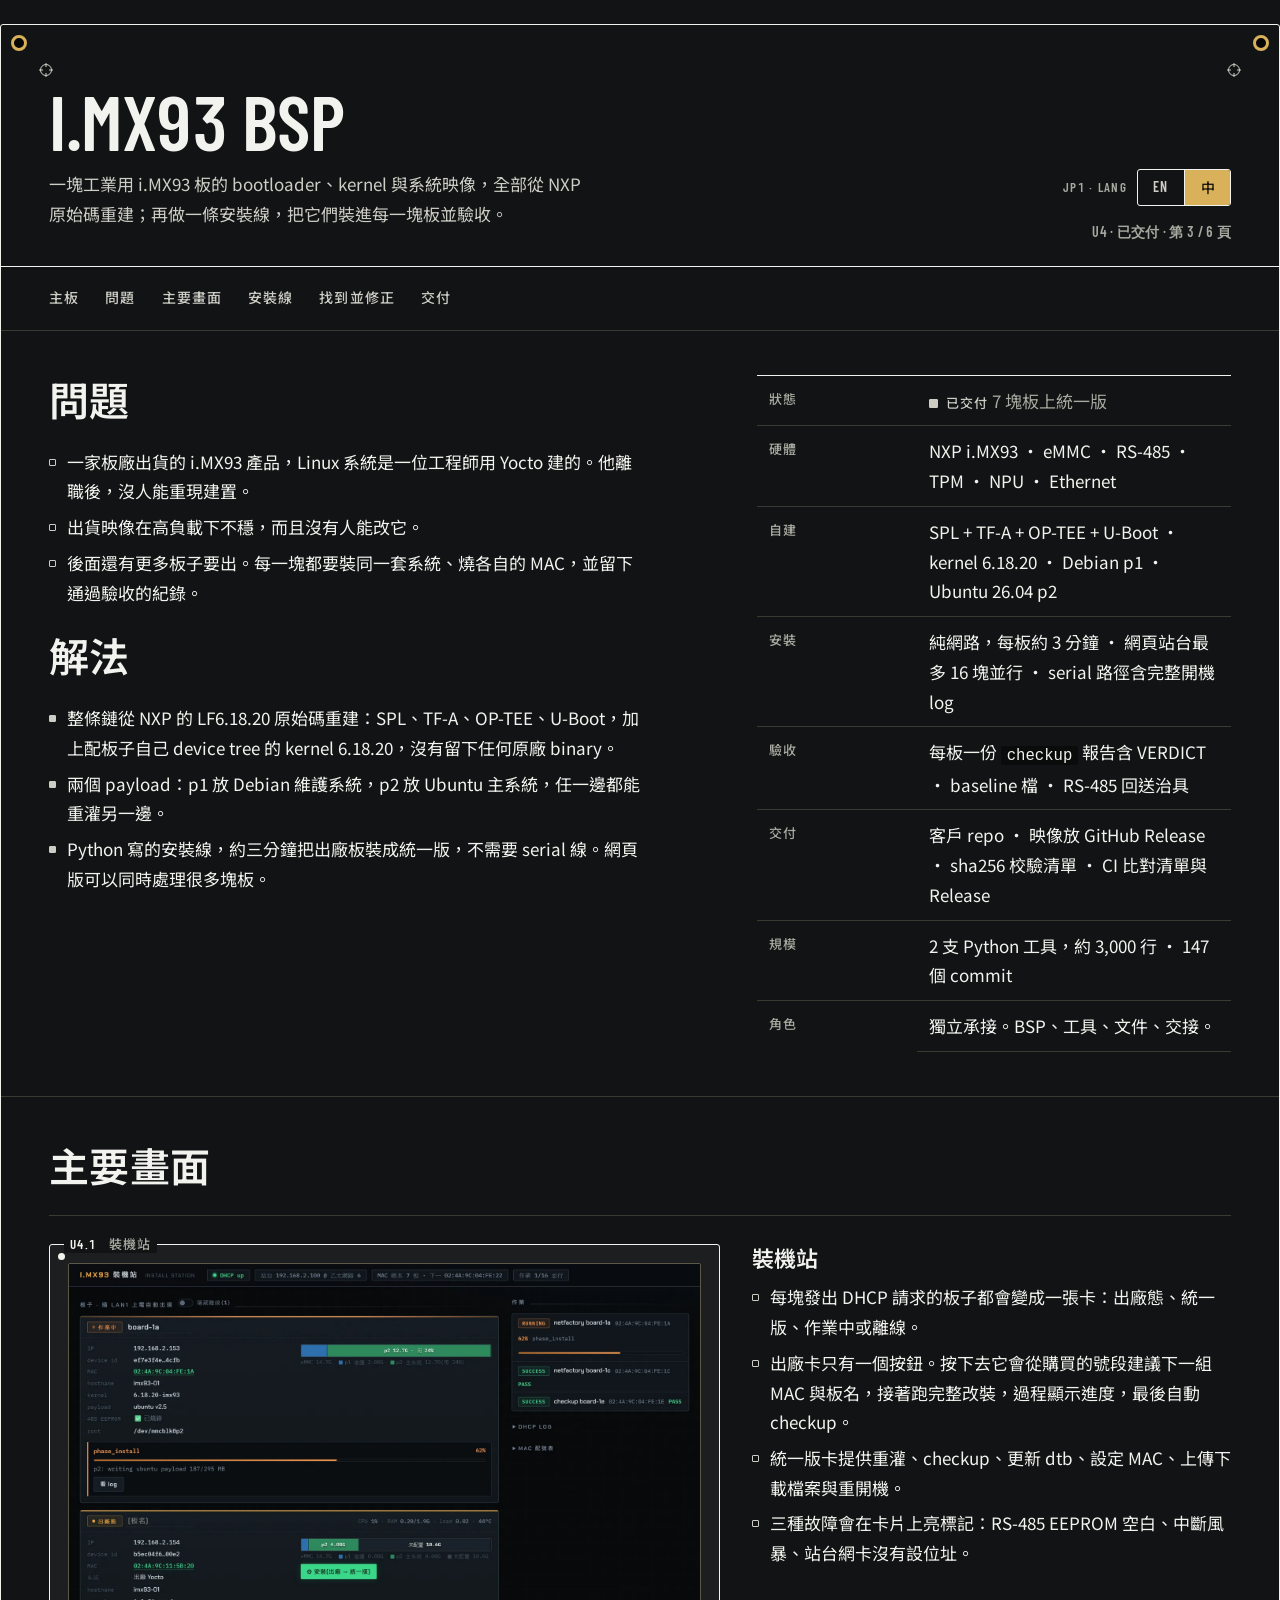
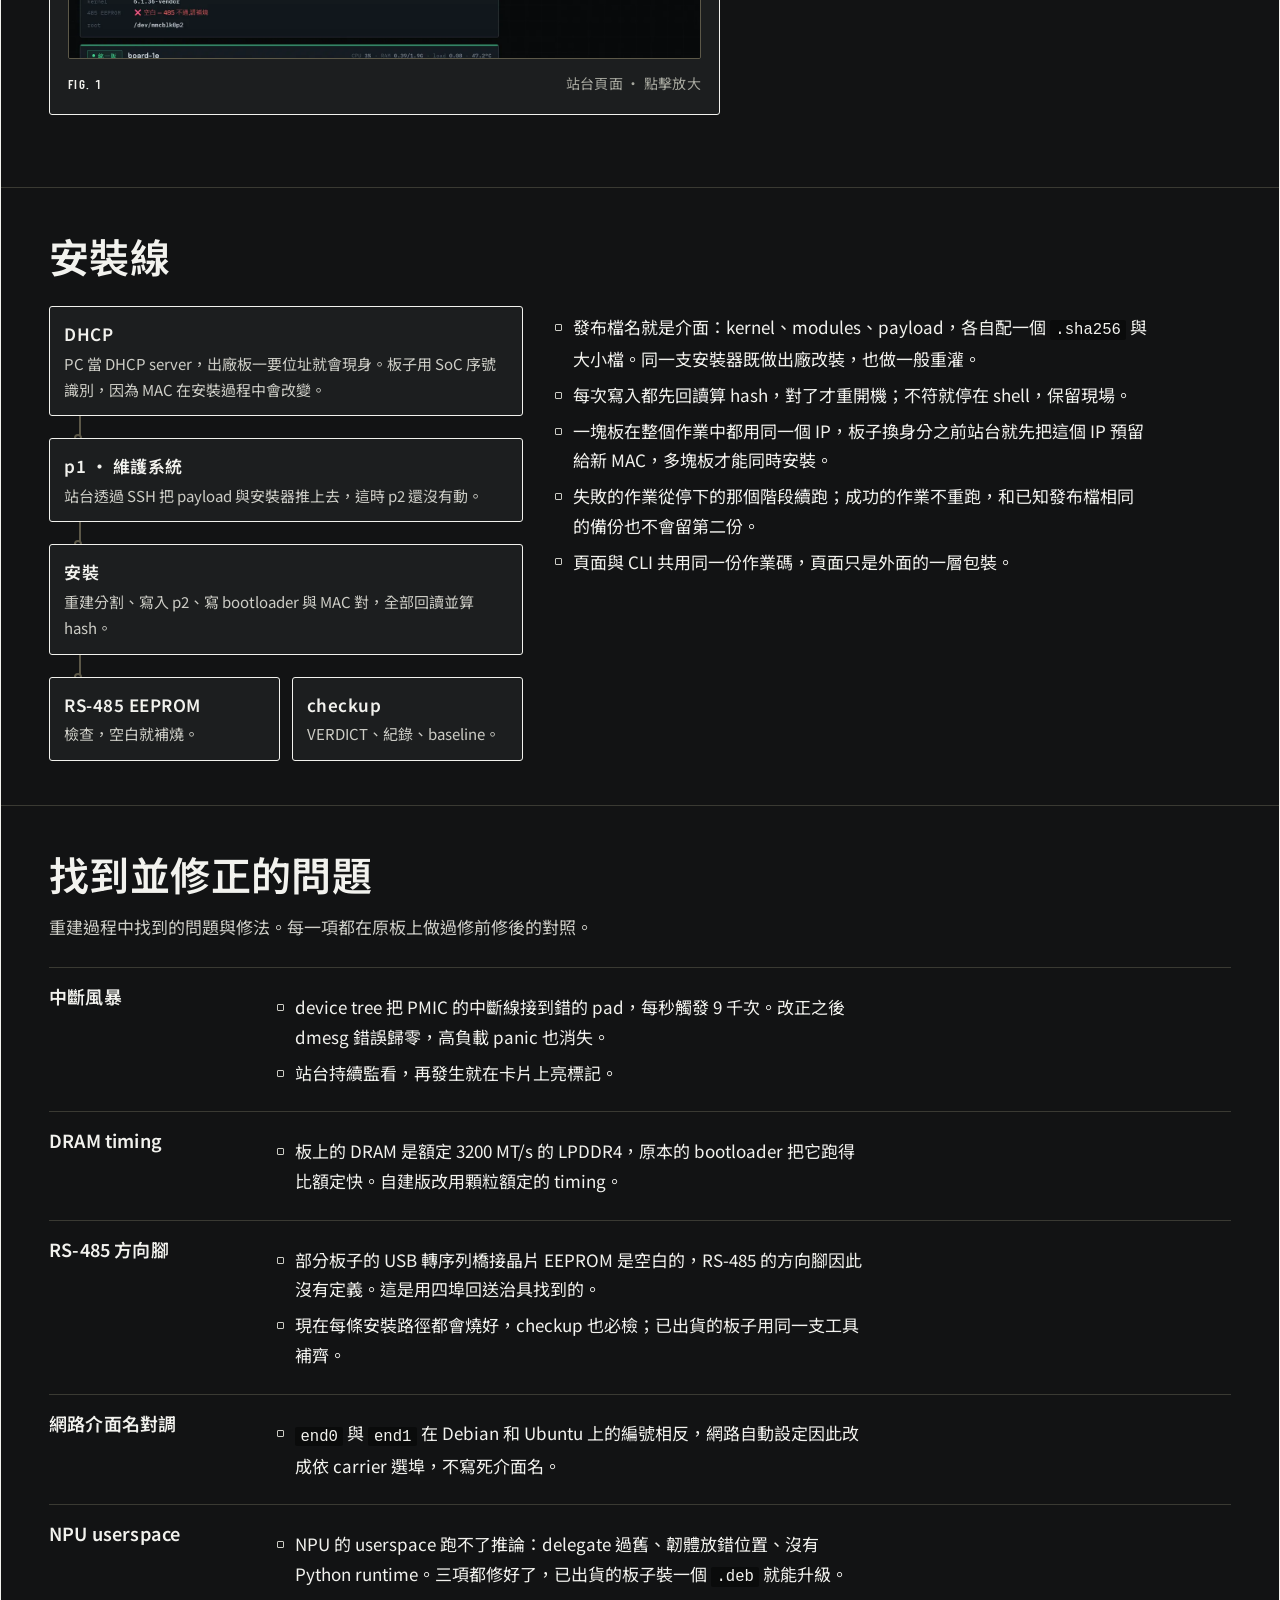
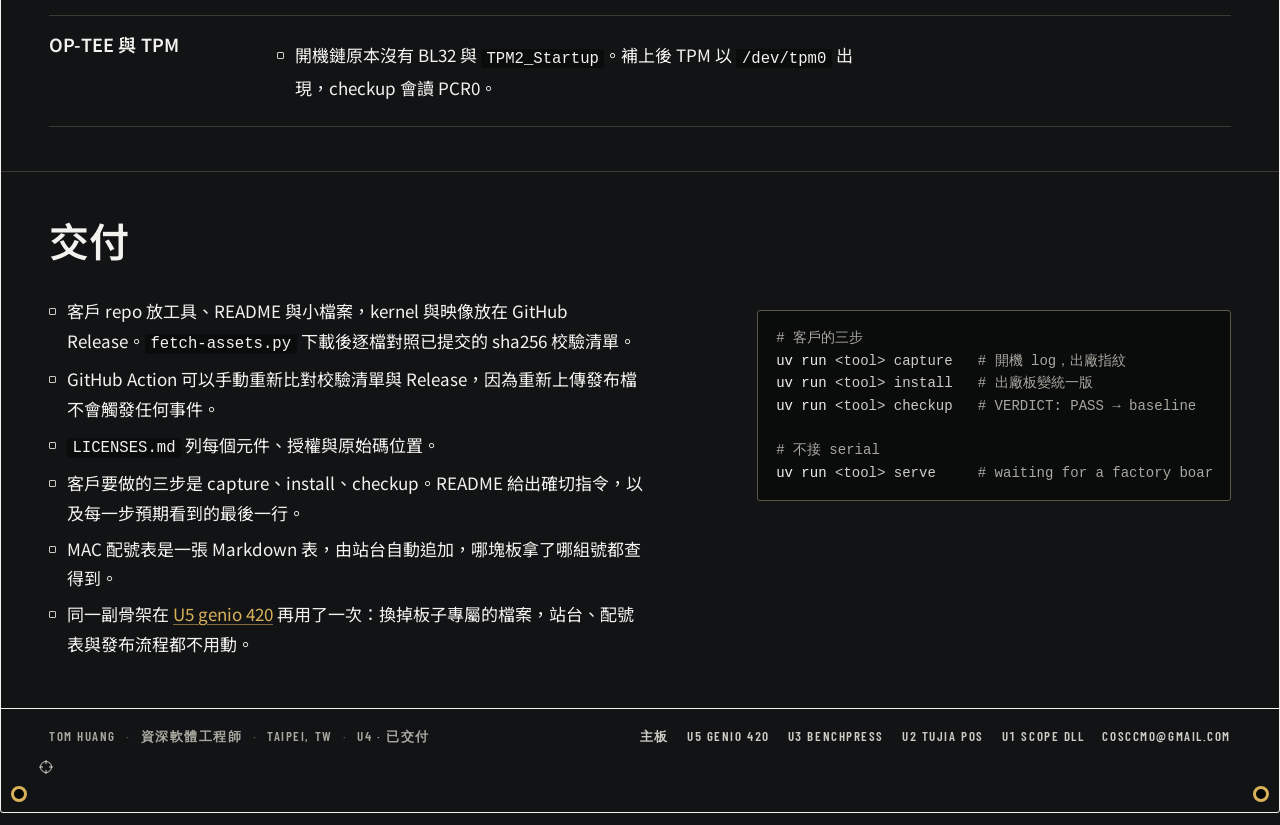
<file: imx93/index.html>
<!doctype html>
<html lang="zh">
<head>
<meta charset="utf-8" />
<meta name="viewport" content="width=device-width,initial-scale=1" />
<title data-en="i.MX93 bsp · Tom Huang" data-zh="i.MX93 bsp · Tom Huang">i.MX93 bsp · Tom Huang</title>
<meta name="description"
      data-en="Bootloader, kernel and system image rebuilt from NXP sources for an industrial i.MX93 board, plus a network install station that converts and verifies every unit. Python tools, GitHub Release delivery."
      data-zh="工業用 i.MX93 板的 bootloader、kernel 與系統映像全部從 NXP 原始碼重建，再加上純網路裝機站，逐板安裝與驗收。Python 工具，GitHub Release 交付。"
      content="Bootloader, kernel and system image rebuilt from NXP sources for an industrial i.MX93 board, plus a network install station that converts and verifies every unit. Python tools, GitHub Release delivery." />
<meta name="color-scheme" content="dark" />
<meta name="theme-color" content="#121314" />
<meta property="og:type" content="website" />
<meta property="og:site_name" content="Tom Huang · portfolio" />
<meta property="og:title" content="i.MX93 bsp · Tom Huang" />
<meta property="og:description" content="Bootloader, kernel and system image rebuilt from NXP sources for an industrial i.MX93 board, plus a network install station that converts and verifies every unit. Python tools, GitHub Release delivery." />
<meta property="og:url" content="https://coomo.github.io/portfolio/imx93/" />
<meta property="og:image" content="https://coomo.github.io/portfolio/imx93/01-station.webp" />
<meta name="twitter:card" content="summary_large_image" />
<link rel="preconnect" href="https://fonts.googleapis.com">
<link rel="preconnect" href="https://fonts.gstatic.com" crossorigin>
<link href="https://fonts.googleapis.com/css2?family=Barlow+Condensed:wght@500;600&family=Barlow:wght@400;500;600&family=Noto+Sans+TC:wght@400;500;600&display=swap" rel="stylesheet">
<link rel="stylesheet" href="../assets/site.css?v=20261004b">
</head>
<body>

<main class="board sheet">
  <span class="hole tl" aria-hidden="true"></span><span class="hole tr" aria-hidden="true"></span>
  <span class="hole bl" aria-hidden="true"></span><span class="hole br" aria-hidden="true"></span>
  <span class="fid a" aria-hidden="true"><svg viewBox="0 0 14 14"><circle cx="7" cy="7" r="5.5" fill="none" stroke="currentColor"/><path d="M7 0v4M7 10v4M0 7h4M10 7h4" stroke="currentColor"/></svg></span>
  <span class="fid b" aria-hidden="true"><svg viewBox="0 0 14 14"><circle cx="7" cy="7" r="5.5" fill="none" stroke="currentColor"/><path d="M7 0v4M7 10v4M0 7h4M10 7h4" stroke="currentColor"/></svg></span>
  <span class="fid c" aria-hidden="true"><svg viewBox="0 0 14 14"><circle cx="7" cy="7" r="5.5" fill="none" stroke="currentColor"/><path d="M7 0v4M7 10v4M0 7h4M10 7h4" stroke="currentColor"/></svg></span>

  <header class="legend region">
    <div class="name">
      <h1 class="latin">i.MX93 bsp</h1>
      <p class="title">
        <span data-lang="en">Bootloader, kernel and system image rebuilt from NXP sources for an industrial i.MX93 board, and the install line that puts them on every unit and verifies the result.</span>
        <span data-lang="zh">一塊工業用 i.MX93 板的 bootloader、kernel 與系統映像，全部從 NXP 原始碼重建；再做一條安裝線，把它們裝進每一塊板並驗收。</span>
      </p>
    </div>
    <div class="right">
      <button class="jumper" id="jp1" type="button" aria-label="語言：中文。切換為英文">
        <span class="jref">JP1 · LANG</span>
        <span class="pins"><span class="pin en">EN</span><span class="pin zh">中</span></span>
      </button>
      <span class="rev">U4 · <span data-lang="en">delivered</span><span data-lang="zh">已交付</span> · <span data-lang="en">Sheet 3 / 6</span><span data-lang="zh">第 3 / 6 頁</span></span>
    </div>
  </header>

  <nav class="sheetnav region" aria-label="Sections">
    <a href="../"><span data-lang="en">Board</span><span data-lang="zh">主板</span></a>
    <a href="#why"><span data-lang="en">Problem</span><span data-lang="zh">問題</span></a>
    <a href="#figures"><span data-lang="en">Key screens</span><span data-lang="zh">主要畫面</span></a>
    <a href="#line"><span data-lang="en">Install line</span><span data-lang="zh">安裝線</span></a>
    <a href="#causes"><span data-lang="en">Found and fixed</span><span data-lang="zh">找到並修正</span></a>
    <a href="#delivery"><span data-lang="en">Delivery</span><span data-lang="zh">交付</span></a>
  </nav>

  <section class="sec region" id="why">
    <div class="cols">
      <div class="c7 stack-24">
        <div><h2><span data-lang="en">Problem</span><span data-lang="zh">問題</span></h2></div>
        <ul class="list">
          <li><span data-lang="en">A board maker ships an i.MX93 product whose Linux system one engineer had built with Yocto. After that engineer left, nobody could reproduce the build.</span><span data-lang="zh">一家板廠出貨的 i.MX93 產品，Linux 系統是一位工程師用 Yocto 建的。他離職後，沒人能重現建置。</span></li>
          <li><span data-lang="en">The shipped image was unstable under load, and nobody could change it.</span><span data-lang="zh">出貨映像在高負載下不穩，而且沒有人能改它。</span></li>
          <li><span data-lang="en">More boards were coming, and each needed the same system, its own MAC pair and a record that it passed.</span><span data-lang="zh">後面還有更多板子要出。每一塊都要裝同一套系統、燒各自的 MAC，並留下通過驗收的紀錄。</span></li>
        </ul>
        <div><h2><span data-lang="en">Solution</span><span data-lang="zh">解法</span></h2></div>
        <ul class="list list--filled">
          <li><span data-lang="en">I rebuilt the whole chain from NXP's LF6.18.20 sources: SPL, TF-A, OP-TEE, U-Boot and kernel 6.18.20 with the board's own device tree, so no vendor binary remains.</span><span data-lang="zh">整條鏈從 NXP 的 LF6.18.20 原始碼重建：SPL、TF-A、OP-TEE、U-Boot，加上配板子自己 device tree 的 kernel 6.18.20，沒有留下任何原廠 binary。</span></li>
          <li><span data-lang="en">Two payloads: a Debian maintenance system on p1 and the Ubuntu main system on p2, and either one can reinstall the other.</span><span data-lang="zh">兩個 payload：p1 放 Debian 維護系統，p2 放 Ubuntu 主系統，任一邊都能重灌另一邊。</span></li>
          <li><span data-lang="en">An install line in Python turns a factory board into a unified one in about three minutes, with no serial cable. A web page runs it for many boards at once.</span><span data-lang="zh">Python 寫的安裝線，約三分鐘把出廠板裝成統一版，不需要 serial 線。網頁版可以同時處理很多塊板。</span></li>
        </ul>
      </div>
      <div class="c5">
        <table class="facts">
          <caption class="sr"><span data-lang="en">At a glance</span><span data-lang="zh">一覽</span></caption>
          <tbody>
            <tr><th scope="row"><span data-lang="en">Status</span><span data-lang="zh">狀態</span></th><td><span class="mark shipped"><span data-lang="en">Delivered</span><span data-lang="zh">已交付</span></span> <span class="dim">7 <span data-lang="en">boards on the unified image</span><span data-lang="zh">塊板上統一版</span></span></td></tr>
            <tr><th scope="row"><span data-lang="en">Hardware</span><span data-lang="zh">硬體</span></th><td>NXP i.MX93 · eMMC · RS-485 · TPM · NPU · Ethernet</td></tr>
            <tr><th scope="row"><span data-lang="en">Rebuilt</span><span data-lang="zh">自建</span></th><td>SPL + TF-A + OP-TEE + U-Boot · kernel 6.18.20 · Debian p1 · Ubuntu 26.04 p2</td></tr>
            <tr><th scope="row"><span data-lang="en">Install</span><span data-lang="zh">安裝</span></th><td><span data-lang="en">Network only, about 3 min per board · web station, up to 16 in parallel · serial path with full boot log</span><span data-lang="zh">純網路，每板約 3 分鐘 · 網頁站台最多 16 塊並行 · serial 路徑含完整開機 log</span></td></tr>
            <tr><th scope="row"><span data-lang="en">Verified</span><span data-lang="zh">驗收</span></th><td><span data-lang="en"><code>checkup</code> report with VERDICT per board · baseline file · RS-485 loopback jig</span><span data-lang="zh">每板一份 <code>checkup</code> 報告含 VERDICT · baseline 檔 · RS-485 回送治具</span></td></tr>
            <tr><th scope="row"><span data-lang="en">Delivery</span><span data-lang="zh">交付</span></th><td><span data-lang="en">Customer repo · images in a GitHub Release · sha256 ledger · CI compares ledger and Release</span><span data-lang="zh">客戶 repo · 映像放 GitHub Release · sha256 校驗清單 · CI 比對清單與 Release</span></td></tr>
            <tr><th scope="row"><span data-lang="en">Size</span><span data-lang="zh">規模</span></th><td><span data-lang="en">2 Python tools, about 3,000 lines · 147 commits</span><span data-lang="zh">2 支 Python 工具，約 3,000 行 · 147 個 commit</span></td></tr>
            <tr><th scope="row"><span data-lang="en">Role</span><span data-lang="zh">角色</span></th><td><span data-lang="en">Solo, contract. BSP, tools, docs, handover.</span><span data-lang="zh">獨立承接。BSP、工具、文件、交接。</span></td></tr>
          </tbody>
        </table>
      </div>
    </div>
  </section>

  <section class="sec region" id="figures">
    <div class="head">
      <h2><span data-lang="en">Key screens</span><span data-lang="zh">主要畫面</span></h2>
    </div>

    <div class="figrow">
      <figure class="fp" data-zoom style="margin:0">
        <span class="fpref">U4.1 <b><span data-lang="en">Install station</span><span data-lang="zh">裝機站</span></b></span><span class="pin1" aria-hidden="true"></span>
        <div class="shot"><img src="01-station.webp" width="1600" height="1000" alt="Install station web page: a board card in the busy state with a 62% install progress bar, a factory-state board card with an Install button and a red blank RS-485 EEPROM line, and a job list on the right with one running and two passed jobs." loading="lazy" decoding="async" /></div>
        <figcaption><span class="fig">Fig. 1</span><span><span data-lang="en">Station page · click to enlarge</span><span data-lang="zh">站台頁面 · 點擊放大</span></span></figcaption>
      </figure>
      <div class="text">
        <h3><span data-lang="en">Install station</span><span data-lang="zh">裝機站</span></h3>
        <ul class="list">
          <li><span data-lang="en">Every board that asks for DHCP becomes a card: factory, unified, busy or offline.</span><span data-lang="zh">每塊發出 DHCP 請求的板子都會變成一張卡：出廠態、統一版、作業中或離線。</span></li>
          <li><span data-lang="en">A factory card has one button. It suggests the next MAC from the purchased block and a board name, then runs the full conversion with progress and a final checkup.</span><span data-lang="zh">出廠卡只有一個按鈕。按下去它會從購買的號段建議下一組 MAC 與板名，接著跑完整改裝，過程顯示進度，最後自動 checkup。</span></li>
          <li><span data-lang="en">A unified card offers reinstall, checkup, dtb update, set MAC, file upload and download, and reboot.</span><span data-lang="zh">統一版卡提供重灌、checkup、更新 dtb、設定 MAC、上傳下載檔案與重開機。</span></li>
          <li><span data-lang="en">Three faults get a badge on the card: a blank RS-485 EEPROM, an interrupt storm, a station NIC without its address.</span><span data-lang="zh">三種故障會在卡片上亮標記：RS-485 EEPROM 空白、中斷風暴、站台網卡沒有設位址。</span></li>
        </ul>
      </div>
    </div>

  </section>

  <section class="sec region" id="line">
    <div class="head"><h2><span data-lang="en">Install line</span><span data-lang="zh">安裝線</span></h2></div>
    <div class="cols">
      <div class="c5">
        <div class="blocks" aria-label="Install flow">
          <div class="blk"><div class="n">DHCP</div><div class="s"><span data-lang="en">The PC is the DHCP server, so a factory board shows up as soon as it asks for an address. Boards are identified by SoC serial because the MAC changes during install.</span><span data-lang="zh">PC 當 DHCP server，出廠板一要位址就會現身。板子用 SoC 序號識別，因為 MAC 在安裝過程中會改變。</span></div></div>
          <div class="link" aria-hidden="true"></div>
          <div class="blk"><div class="n">p1 · <span data-lang="en">maintenance</span><span data-lang="zh">維護系統</span></div><div class="s"><span data-lang="en">The station pushes the payload and the installer over SSH; nothing on p2 is touched yet.</span><span data-lang="zh">站台透過 SSH 把 payload 與安裝器推上去，這時 p2 還沒有動。</span></div></div>
          <div class="link" aria-hidden="true"></div>
          <div class="blk"><div class="n"><span data-lang="en">Install</span><span data-lang="zh">安裝</span></div><div class="s"><span data-lang="en">Repartition, write p2, write the bootloader and the MAC pair, read everything back, hash.</span><span data-lang="zh">重建分割、寫入 p2、寫 bootloader 與 MAC 對，全部回讀並算 hash。</span></div></div>
          <div class="link" aria-hidden="true"></div>
          <div class="split">
            <div class="blk"><div class="n">RS-485 EEPROM</div><div class="s"><span data-lang="en">Checked; burned if blank.</span><span data-lang="zh">檢查，空白就補燒。</span></div></div>
            <div class="blk"><div class="n">checkup</div><div class="s"><span data-lang="en">VERDICT, record, baseline.</span><span data-lang="zh">VERDICT、紀錄、baseline。</span></div></div>
          </div>
        </div>
      </div>
      <div class="c7 stack-24">
        <ul class="list">
          <li><span data-lang="en">Asset names are the interface: kernel, modules, payload, each with its own <code>.sha256</code> and size file. One installer handles both the factory conversion and a plain reinstall.</span><span data-lang="zh">發布檔名就是介面：kernel、modules、payload，各自配一個 <code>.sha256</code> 與大小檔。同一支安裝器既做出廠改裝，也做一般重灌。</span></li>
          <li><span data-lang="en">Every write is read back and hashed before the board reboots. On a mismatch the installer stops and keeps the shell.</span><span data-lang="zh">每次寫入都先回讀算 hash，對了才重開機；不符就停在 shell，保留現場。</span></li>
          <li><span data-lang="en">The board keeps one IP for the whole job, and the station reserves that IP for the new MAC before the board changes identity, which is what lets several installs run at once.</span><span data-lang="zh">一塊板在整個作業中都用同一個 IP，板子換身分之前站台就先把這個 IP 預留給新 MAC，多塊板才能同時安裝。</span></li>
          <li><span data-lang="en">A job that fails resumes from its phase. A job that succeeds is not re-run, and a backup equal to a known asset is not kept twice.</span><span data-lang="zh">失敗的作業從停下的那個階段續跑；成功的作業不重跑，和已知發布檔相同的備份也不會留第二份。</span></li>
          <li><span data-lang="en">The page and the CLI share the same job code; the page only wraps it.</span><span data-lang="zh">頁面與 CLI 共用同一份作業碼，頁面只是外面的一層包裝。</span></li>
        </ul>
      </div>
    </div>
  </section>

  <section class="sec region" id="causes">
    <div class="head">
      <h2><span data-lang="en">Found and fixed</span><span data-lang="zh">找到並修正的問題</span></h2>
      <p class="muted mb-0"><span data-lang="en">What turned up while rebuilding, and what fixed it. Each item was verified on the original board before and after.</span><span data-lang="zh">重建過程中找到的問題與修法。每一項都在原板上做過修前修後的對照。</span></p>
    </div>
    <div>
      <div class="dec">
        <h3><span data-lang="en">Interrupt storm</span><span data-lang="zh">中斷風暴</span></h3>
        <ul class="list">
          <li><span data-lang="en">A PMIC interrupt was routed to the wrong pad in the device tree and fired at 9 kHz. Rerouting it brought dmesg errors to zero and stopped the panic under load.</span><span data-lang="zh">device tree 把 PMIC 的中斷線接到錯的 pad，每秒觸發 9 千次。改正之後 dmesg 錯誤歸零，高負載 panic 也消失。</span></li>
          <li><span data-lang="en">The station still watches for it and raises a badge on the card.</span><span data-lang="zh">站台持續監看，再發生就在卡片上亮標記。</span></li>
        </ul>
      </div>
      <div class="dec">
        <h3><span data-lang="en">DRAM timing</span><span data-lang="zh">DRAM timing</span></h3>
        <ul class="list">
          <li><span data-lang="en">The DRAM is plain LPDDR4 rated to 3200 MT/s, and the original bootloader clocked it faster than that. The rebuilt bootloader uses the part's rated timing.</span><span data-lang="zh">板上的 DRAM 是額定 3200 MT/s 的 LPDDR4，原本的 bootloader 把它跑得比額定快。自建版改用顆粒額定的 timing。</span></li>
        </ul>
      </div>
      <div class="dec">
        <h3><span data-lang="en">RS-485 direction pin</span><span data-lang="zh">RS-485 方向腳</span></h3>
        <ul class="list">
          <li><span data-lang="en">On some boards the USB-serial bridge's EEPROM was blank, which left the RS-485 direction pin undefined. A four-port loopback jig found it.</span><span data-lang="zh">部分板子的 USB 轉序列橋接晶片 EEPROM 是空白的，RS-485 的方向腳因此沒有定義。這是用四埠回送治具找到的。</span></li>
          <li><span data-lang="en">Every install path now programs it and checkup verifies it; fielded boards were brought up to date with the same tool.</span><span data-lang="zh">現在每條安裝路徑都會燒好，checkup 也必檢；已出貨的板子用同一支工具補齊。</span></li>
        </ul>
      </div>
      <div class="dec">
        <h3><span data-lang="en">Interface names flip</span><span data-lang="zh">網路介面名對調</span></h3>
        <ul class="list">
          <li><span data-lang="en"><code>end0</code> and <code>end1</code> are numbered differently on Debian and Ubuntu, so the network self-setup picks the port by carrier instead of by name.</span><span data-lang="zh"><code>end0</code> 與 <code>end1</code> 在 Debian 和 Ubuntu 上的編號相反，網路自動設定因此改成依 carrier 選埠，不寫死介面名。</span></li>
        </ul>
      </div>
      <div class="dec">
        <h3><span data-lang="en">NPU userspace</span><span data-lang="zh">NPU userspace</span></h3>
        <ul class="list">
          <li><span data-lang="en">The NPU userspace could not run inference: an outdated delegate, firmware in the wrong path and no Python runtime. All three are fixed, and fielded boards upgrade with one <code>.deb</code>.</span><span data-lang="zh">NPU 的 userspace 跑不了推論：delegate 過舊、韌體放錯位置、沒有 Python runtime。三項都修好了，已出貨的板子裝一個 <code>.deb</code> 就能升級。</span></li>
        </ul>
      </div>
      <div class="dec">
        <h3><span data-lang="en">OP-TEE and TPM</span><span data-lang="zh">OP-TEE 與 TPM</span></h3>
        <ul class="list">
          <li><span data-lang="en">BL32 and <code>TPM2_Startup</code> were absent from the boot chain. With them added, the TPM appears as <code>/dev/tpm0</code> and checkup reads PCR0.</span><span data-lang="zh">開機鏈原本沒有 BL32 與 <code>TPM2_Startup</code>。補上後 TPM 以 <code>/dev/tpm0</code> 出現，checkup 會讀 PCR0。</span></li>
        </ul>
      </div>
    </div>
  </section>

  <section class="sec region" id="delivery">
    <div class="head"><h2><span data-lang="en">Delivery</span><span data-lang="zh">交付</span></h2></div>
    <div class="cols">
      <div class="c7">
        <ul class="list">
          <li><span data-lang="en">The customer repo holds the tool, the README and small files, while kernel and images live in a GitHub Release. <code>fetch-assets.py</code> downloads them and verifies every file against the committed sha256 ledger.</span><span data-lang="zh">客戶 repo 放工具、README 與小檔案，kernel 與映像放在 GitHub Release。<code>fetch-assets.py</code> 下載後逐檔對照已提交的 sha256 校驗清單。</span></li>
          <li><span data-lang="en">A GitHub Action re-checks the ledger against the Release on demand, because re-uploading an asset emits no event.</span><span data-lang="zh">GitHub Action 可以手動重新比對校驗清單與 Release，因為重新上傳發布檔不會觸發任何事件。</span></li>
          <li><span data-lang="en"><code>LICENSES.md</code> lists every component, its license and where the source is.</span><span data-lang="zh"><code>LICENSES.md</code> 列每個元件、授權與原始碼位置。</span></li>
          <li><span data-lang="en">The customer's three steps are capture, install, checkup. The README gives the exact commands and the expected last line of each.</span><span data-lang="zh">客戶要做的三步是 capture、install、checkup。README 給出確切指令，以及每一步預期看到的最後一行。</span></li>
          <li><span data-lang="en">The MAC ledger is one Markdown table that the station appends to, and it is the record of which board got which pair.</span><span data-lang="zh">MAC 配號表是一張 Markdown 表，由站台自動追加，哪塊板拿了哪組號都查得到。</span></li>
          <li><span data-lang="en">The same skeleton was reused for <a href="../genio/">U5 genio 420</a>: change the board files and keep the station, the ledger and the release flow.</span><span data-lang="zh">同一副骨架在 <a href="../genio/">U5 genio 420</a> 再用了一次：換掉板子專屬的檔案，站台、配號表與發布流程都不用動。</span></li>
        </ul>
      </div>
      <div class="c5">
        <div class="code"><pre><span class="cm"># <span data-lang="en">the customer's three steps</span><span data-lang="zh">客戶的三步</span></span>
<span class="k">uv run</span> &lt;tool&gt; capture   <span class="cm"># <span data-lang="en">boot log, factory fingerprint</span><span data-lang="zh">開機 log，出廠指紋</span></span>
<span class="k">uv run</span> &lt;tool&gt; install   <span class="cm"># <span data-lang="en">factory board to unified</span><span data-lang="zh">出廠板變統一版</span></span>
<span class="k">uv run</span> &lt;tool&gt; checkup   <span class="cm"># VERDICT: PASS → baseline</span>

<span class="cm"># <span data-lang="en">no serial cable</span><span data-lang="zh">不接 serial</span></span>
<span class="k">uv run</span> &lt;tool&gt; serve     <span class="cm"># waiting for a factory board … COMPLETE … VERDICT: PASS</span></pre></div>
      </div>
    </div>
  </section>

  <footer class="dataline region">
    <div class="id">
      <span>Tom Huang</span>
      <span><span data-lang="en">Senior software engineer</span><span data-lang="zh">資深軟體工程師</span></span>
      <span>Taipei, TW</span>
      <span>U4 · <span data-lang="en">delivered</span><span data-lang="zh">已交付</span></span>
    </div>
    <div class="links">
      <a href="../"><span data-lang="en">Board</span><span data-lang="zh">主板</span></a>
      <a href="../genio/">U5 genio 420</a>
      <a href="../benchpress/">U3 benchpress</a>
      <a href="../pos/">U2 tujia pos</a>
      <a href="../scope-dll/">U1 scope dll</a>
      <a href="mailto:cosccmo@gmail.com">cosccmo@gmail.com</a>
    </div>
  </footer>
</main>

<dialog class="lightbox" id="lightbox" aria-label="Enlarged screenshot">
  <div class="lb-bar"><span class="lb-cap"></span><button type="button"><span data-lang="en">Close · Esc</span><span data-lang="zh">關閉 · Esc</span></button></div>
  <div class="lb-img"></div>
</dialog>

<script src="../assets/site.js?v=20261004b" defer></script>
</body>
</html>
</file>
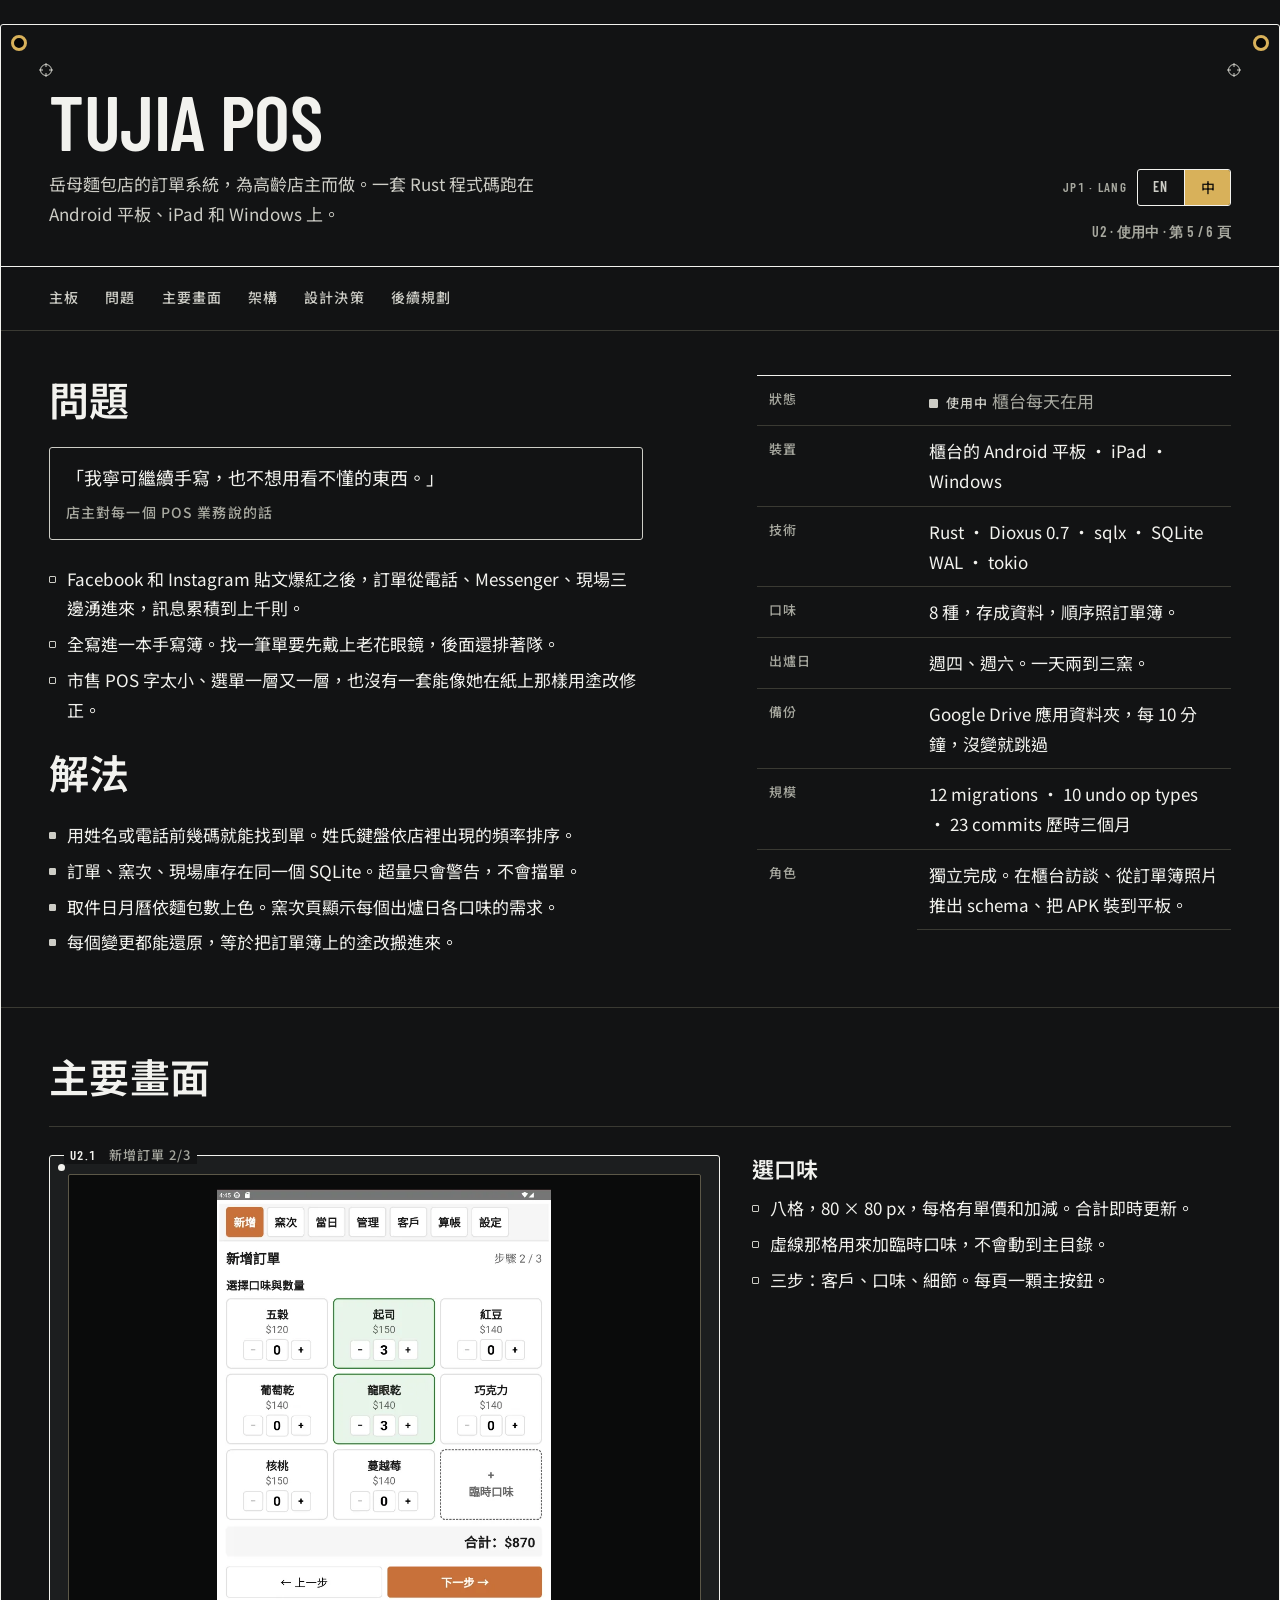
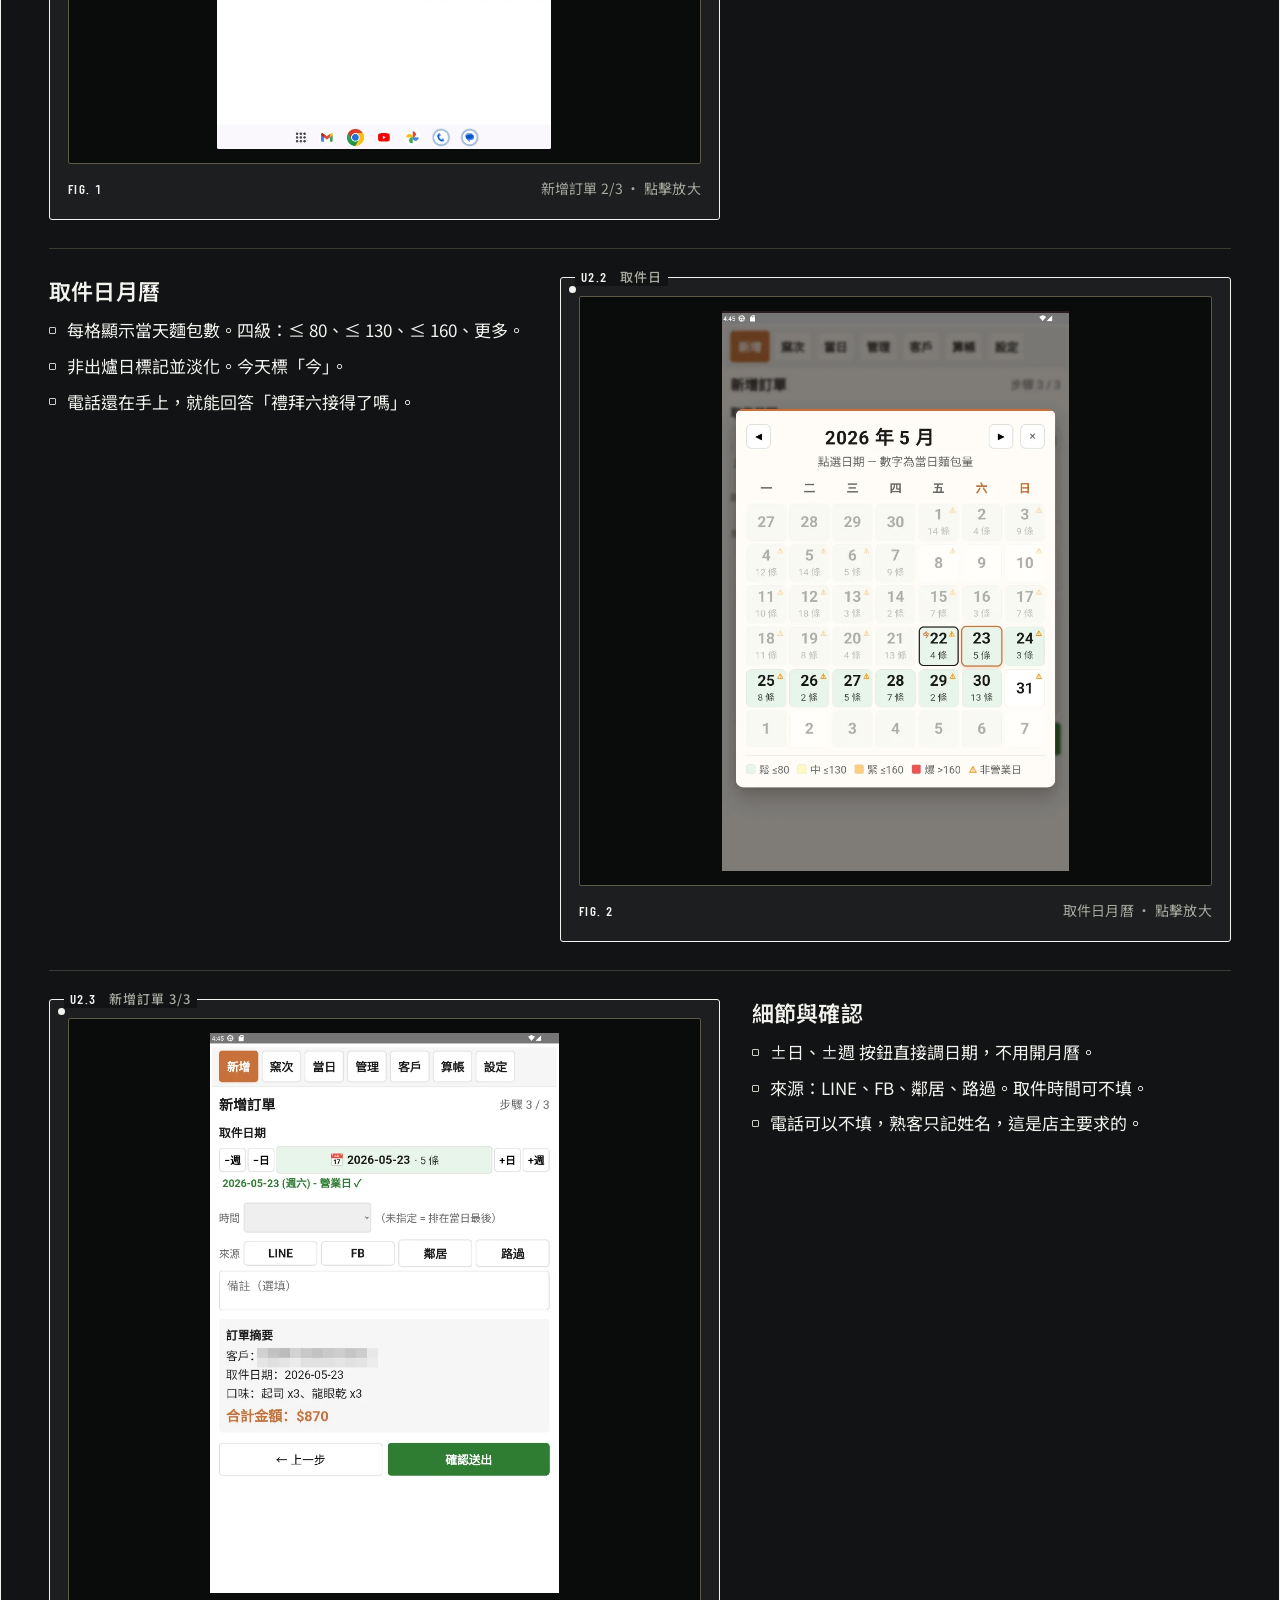
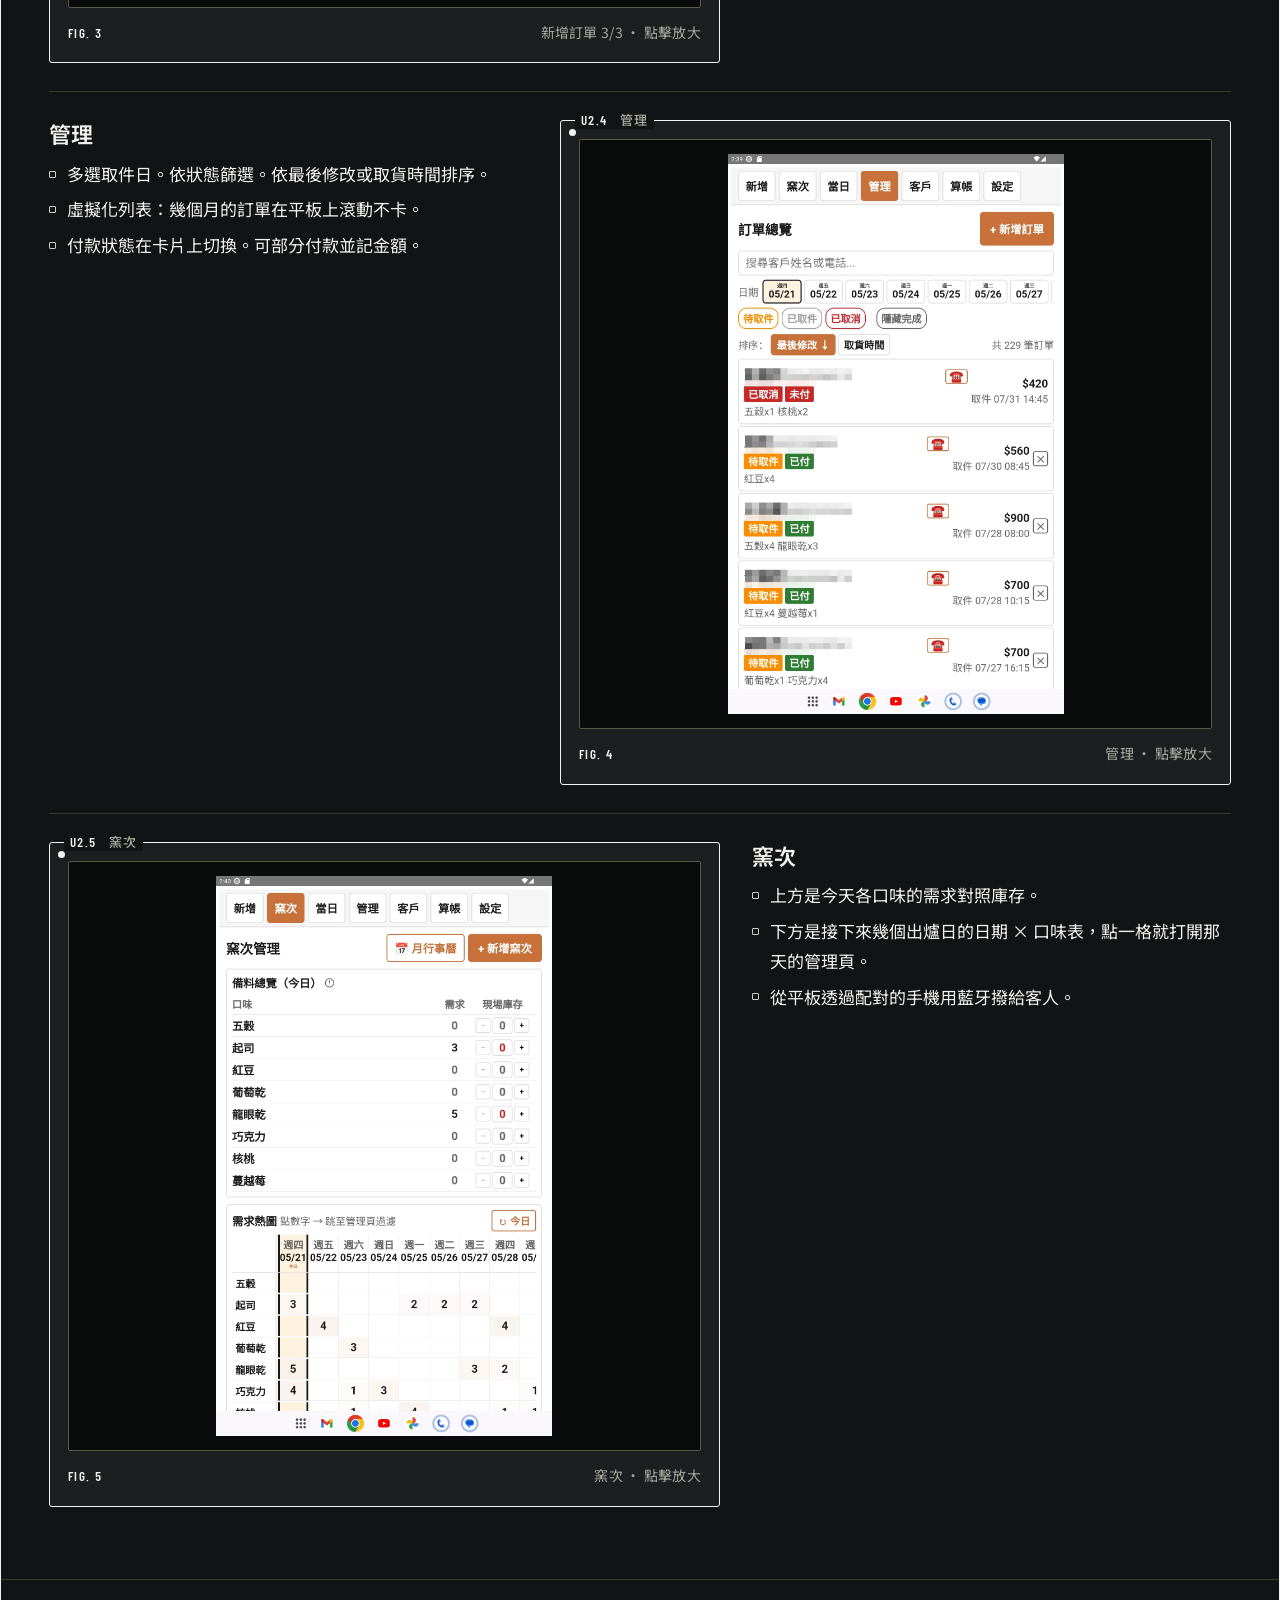
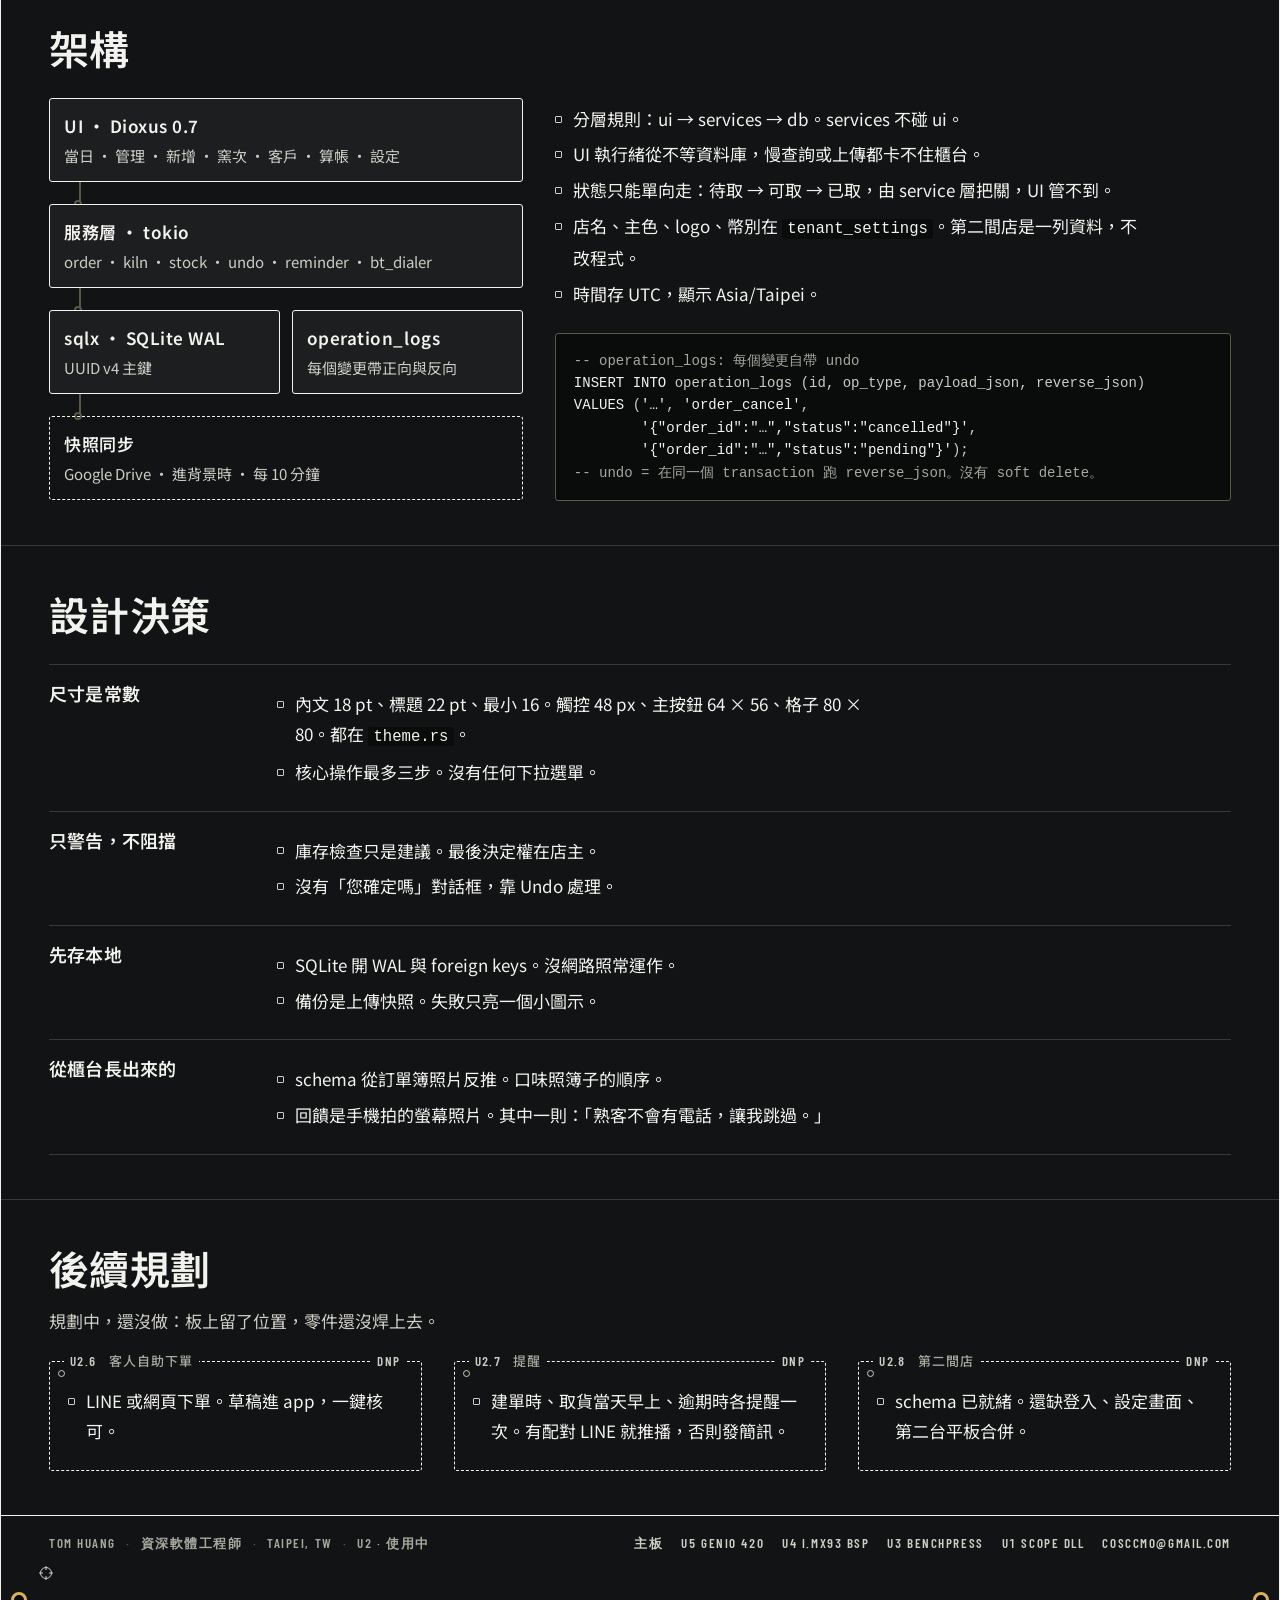
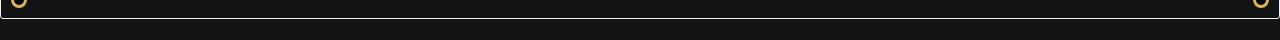
<file: pos/index.html>
<!doctype html>
<html lang="zh">
<head>
<meta charset="utf-8" />
<meta name="viewport" content="width=device-width,initial-scale=1" />
<title data-en="tujia pos · Tom Huang" data-zh="tujia pos · Tom Huang">tujia pos · Tom Huang</title>
<meta name="description"
      data-en="tujia pos: the order book for a family bakery, built for an elderly owner. Rust + Dioxus on Android, iPad and Windows. Offline first, every change undoable, Google Drive backup."
      data-zh="tujia pos：家庭麵包店的訂單系統，為高齡店主而做。Rust + Dioxus，Android、iPad、Windows。離線優先、每個變更可還原、Google Drive 備份。"
      content="tujia pos: the order book for a family bakery, built for an elderly owner. Rust + Dioxus on Android, iPad and Windows. Offline first, every change undoable, Google Drive backup." />
<meta name="color-scheme" content="dark" />
<meta name="theme-color" content="#121314" />
<meta property="og:type" content="website" />
<meta property="og:site_name" content="Tom Huang · portfolio" />
<meta property="og:title" content="tujia pos · Tom Huang" />
<meta property="og:description" content="tujia pos: the order book for a family bakery, built for an elderly owner. Rust + Dioxus on Android, iPad and Windows. Offline first, every change undoable, Google Drive backup." />
<meta property="og:url" content="https://coomo.github.io/portfolio/pos/" />
<meta property="og:image" content="https://coomo.github.io/portfolio/pos/kiln.webp" />
<meta name="twitter:card" content="summary_large_image" />
<link rel="preconnect" href="https://fonts.googleapis.com">
<link rel="preconnect" href="https://fonts.gstatic.com" crossorigin>
<link href="https://fonts.googleapis.com/css2?family=Barlow+Condensed:wght@500;600&family=Barlow:wght@400;500;600&family=Noto+Sans+TC:wght@400;500;600&display=swap" rel="stylesheet">
<link rel="stylesheet" href="../assets/site.css?v=20261004b">
<style>
  .figrow .fp .shot.portrait img{max-height:560px}
  .quote{border:var(--line) solid var(--silk-2);border-radius:var(--r);padding:14px 16px;max-width:var(--measure)}
  .quote p{margin:0;font-size:18px;line-height:1.5;color:var(--silk)}
  html[lang="zh"] .quote p{line-height:1.7}
  .quote .who{display:block;margin-top:8px;font-family:var(--cond);font-size:14px;font-weight:500;letter-spacing:.03em;color:var(--silk-3)}
  html[lang="zh"] .quote .who{font-family:var(--zh);letter-spacing:.08em;font-weight:500}
</style>
</head>
<body>

<main class="board sheet">
  <span class="hole tl" aria-hidden="true"></span><span class="hole tr" aria-hidden="true"></span>
  <span class="hole bl" aria-hidden="true"></span><span class="hole br" aria-hidden="true"></span>
  <span class="fid a" aria-hidden="true"><svg viewBox="0 0 14 14"><circle cx="7" cy="7" r="5.5" fill="none" stroke="currentColor"/><path d="M7 0v4M7 10v4M0 7h4M10 7h4" stroke="currentColor"/></svg></span>
  <span class="fid b" aria-hidden="true"><svg viewBox="0 0 14 14"><circle cx="7" cy="7" r="5.5" fill="none" stroke="currentColor"/><path d="M7 0v4M7 10v4M0 7h4M10 7h4" stroke="currentColor"/></svg></span>
  <span class="fid c" aria-hidden="true"><svg viewBox="0 0 14 14"><circle cx="7" cy="7" r="5.5" fill="none" stroke="currentColor"/><path d="M7 0v4M7 10v4M0 7h4M10 7h4" stroke="currentColor"/></svg></span>

  <header class="legend region">
    <div class="name">
      <h1 class="latin">tujia pos</h1>
      <p class="title">
        <span data-lang="en">The order book for my mother-in-law's bakery, built for an elderly owner. One Rust codebase on an Android tablet, iPad and Windows.</span>
        <span data-lang="zh">岳母麵包店的訂單系統，為高齡店主而做。一套 Rust 程式碼跑在 Android 平板、iPad 和 Windows 上。</span>
      </p>
    </div>
    <div class="right">
      <button class="jumper" id="jp1" type="button" aria-label="語言：中文。切換為英文">
        <span class="jref">JP1 · LANG</span>
        <span class="pins"><span class="pin en">EN</span><span class="pin zh">中</span></span>
      </button>
      <span class="rev">U2 · <span data-lang="en">in use</span><span data-lang="zh">使用中</span> · <span data-lang="en">Sheet 5 / 6</span><span data-lang="zh">第 5 / 6 頁</span></span>
    </div>
  </header>

  <nav class="sheetnav region" aria-label="Sections">
    <a href="../"><span data-lang="en">Board</span><span data-lang="zh">主板</span></a>
    <a href="#why"><span data-lang="en">Problem</span><span data-lang="zh">問題</span></a>
    <a href="#figures"><span data-lang="en">Key screens</span><span data-lang="zh">主要畫面</span></a>
    <a href="#arch"><span data-lang="en">Architecture</span><span data-lang="zh">架構</span></a>
    <a href="#decisions"><span data-lang="en">Decisions</span><span data-lang="zh">設計決策</span></a>
    <a href="#dnp"><span data-lang="en">Roadmap</span><span data-lang="zh">後續規劃</span></a>
  </nav>

  <section class="sec region" id="why">
    <div class="cols">
      <div class="c7 stack-24">
        <div><h2><span data-lang="en">Problem</span><span data-lang="zh">問題</span></h2></div>
        <div class="quote">
          <p><span data-lang="en">"I would rather keep writing by hand than use something I can't read."</span><span data-lang="zh">「我寧可繼續手寫，也不想用看不懂的東西。」</span></p>
          <span class="who"><span data-lang="en">The owner, to every POS salesperson</span><span data-lang="zh">店主對每一個 POS 業務說的話</span></span>
        </div>
        <ul class="list">
          <li><span data-lang="en">Facebook and Instagram posts went viral. Orders arrive by phone, Messenger and walk-in. Messages piled into the thousands.</span><span data-lang="zh">Facebook 和 Instagram 貼文爆紅之後，訂單從電話、Messenger、現場三邊湧進來，訊息累積到上千則。</span></li>
          <li><span data-lang="en">Everything went into one handwritten notebook. Finding an order meant putting on reading glasses while a queue waited.</span><span data-lang="zh">全寫進一本手寫簿。找一筆單要先戴上老花眼鏡，後面還排著隊。</span></li>
          <li><span data-lang="en">Off-the-shelf POS systems failed on small text and nested menus, and none let her correct an order the way she does on paper, by crossing it out.</span><span data-lang="zh">市售 POS 字太小、選單一層又一層，也沒有一套能像她在紙上那樣用塗改修正。</span></li>
        </ul>
        <div><h2><span data-lang="en">Solution</span><span data-lang="zh">解法</span></h2></div>
        <ul class="list list--filled">
          <li><span data-lang="en">Search by name or the first digits of a phone. Surnames sorted by how often they appear in the shop.</span><span data-lang="zh">用姓名或電話前幾碼就能找到單。姓氏鍵盤依店裡出現的頻率排序。</span></li>
          <li><span data-lang="en">Orders, kiln batches and walk-in stock in one SQLite file. Over-booking triggers a warning and nothing more.</span><span data-lang="zh">訂單、窯次、現場庫存在同一個 SQLite。超量只會警告，不會擋單。</span></li>
          <li><span data-lang="en">The pickup calendar colours each day by bread count. The kiln tab shows demand per flavor per bake day.</span><span data-lang="zh">取件日月曆依麵包數上色。窯次頁顯示每個出爐日各口味的需求。</span></li>
          <li><span data-lang="en">Every change can be undone, which is the notebook's crossing-out carried over.</span><span data-lang="zh">每個變更都能還原，等於把訂單簿上的塗改搬進來。</span></li>
        </ul>
      </div>
      <div class="c5">
        <table class="facts">
          <caption class="sr"><span data-lang="en">At a glance</span><span data-lang="zh">一覽</span></caption>
          <tbody>
            <tr><th scope="row"><span data-lang="en">Status</span><span data-lang="zh">狀態</span></th><td><span class="mark shipped"><span data-lang="en">In use</span><span data-lang="zh">使用中</span></span> <span class="dim"><span data-lang="en">at the counter every day</span><span data-lang="zh">櫃台每天在用</span></span></td></tr>
            <tr><th scope="row"><span data-lang="en">Device</span><span data-lang="zh">裝置</span></th><td><span data-lang="en">Android tablet at the counter · iPad · Windows</span><span data-lang="zh">櫃台的 Android 平板 · iPad · Windows</span></td></tr>
            <tr><th scope="row"><span data-lang="en">Stack</span><span data-lang="zh">技術</span></th><td>Rust · Dioxus 0.7 · sqlx · SQLite WAL · tokio</td></tr>
            <tr><th scope="row"><span data-lang="en">Flavors</span><span data-lang="zh">口味</span></th><td>8 <span data-lang="en">flavors, in order-book order, stored as data.</span><span data-lang="zh">種，存成資料，順序照訂單簿。</span></td></tr>
            <tr><th scope="row"><span data-lang="en">Bake days</span><span data-lang="zh">出爐日</span></th><td><span data-lang="en">Thursday, Saturday. Two or three batches a day.</span><span data-lang="zh">週四、週六。一天兩到三窯。</span></td></tr>
            <tr><th scope="row"><span data-lang="en">Backup</span><span data-lang="zh">備份</span></th><td><span data-lang="en">Google Drive app folder, every 10 min, skipped when unchanged</span><span data-lang="zh">Google Drive 應用資料夾，每 10 分鐘，沒變就跳過</span></td></tr>
            <tr><th scope="row"><span data-lang="en">Size</span><span data-lang="zh">規模</span></th><td>12 migrations · 10 undo op types · 23 commits <span data-lang="en">over three months</span><span data-lang="zh">歷時三個月</span></td></tr>
            <tr><th scope="row"><span data-lang="en">Role</span><span data-lang="zh">角色</span></th><td><span data-lang="en">Solo. Interviews at the counter, schema from photos of the notebook, APK on the tablet.</span><span data-lang="zh">獨立完成。在櫃台訪談、從訂單簿照片推出 schema、把 APK 裝到平板。</span></td></tr>
          </tbody>
        </table>
      </div>
    </div>
  </section>

  <section class="sec region" id="figures">
    <div class="head">
      <h2><span data-lang="en">Key screens</span><span data-lang="zh">主要畫面</span></h2>
    </div>

    <div class="figrow">
      <figure class="fp" data-zoom style="margin:0">
        <span class="fpref">U2.1 <b>新增訂單 2/3</b></span><span class="pin1" aria-hidden="true"></span>
        <div class="shot portrait"><img src="flavors.webp" width="635" height="1065" alt="新增訂單 步驟 2/3：八種口味大格子、臨時口味虛線格、合計金額。" loading="lazy" decoding="async" /></div>
        <figcaption><span class="fig">Fig. 1</span><span><span data-lang="en">New order, step 2 of 3 · click to enlarge</span><span data-lang="zh">新增訂單 2/3 · 點擊放大</span></span></figcaption>
      </figure>
      <div class="text">
        <h3><span data-lang="en">Pick flavors</span><span data-lang="zh">選口味</span></h3>
        <ul class="list">
          <li><span data-lang="en">Eight cells, 80 × 80 px, price and ± on each. Total updates live.</span><span data-lang="zh">八格，80 × 80 px，每格有單價和加減。合計即時更新。</span></li>
          <li><span data-lang="en">A dotted cell adds a one-off flavor without touching the catalogue.</span><span data-lang="zh">虛線那格用來加臨時口味，不會動到主目錄。</span></li>
          <li><span data-lang="en">Three steps: customer, flavors, details. One button per page.</span><span data-lang="zh">三步：客戶、口味、細節。每頁一顆主按鈕。</span></li>
        </ul>
      </div>
    </div>

    <div class="figrow flip">
      <figure class="fp" data-zoom style="margin:0">
        <span class="fpref">U2.2 <b>取件日</b></span><span class="pin1" aria-hidden="true"></span>
        <div class="shot portrait"><img src="calendar.webp" width="631" height="1019" alt="取件日月曆：每格顯示麵包數量，四級壓力色，非營業日有標記。" loading="lazy" decoding="async" /></div>
        <figcaption><span class="fig">Fig. 2</span><span><span data-lang="en">Pickup-day calendar · click to enlarge</span><span data-lang="zh">取件日月曆 · 點擊放大</span></span></figcaption>
      </figure>
      <div class="text">
        <h3><span data-lang="en">Pickup-day calendar</span><span data-lang="zh">取件日月曆</span></h3>
        <ul class="list">
          <li><span data-lang="en">Each day shows its bread count. Four bands: ≤ 80, ≤ 130, ≤ 160, more.</span><span data-lang="zh">每格顯示當天麵包數。四級：≤ 80、≤ 130、≤ 160、更多。</span></li>
          <li><span data-lang="en">Non-bake days marked and dimmed. Today tagged 今.</span><span data-lang="zh">非出爐日標記並淡化。今天標「今」。</span></li>
          <li><span data-lang="en">Answers "can we take Saturday?" with the phone still in hand.</span><span data-lang="zh">電話還在手上，就能回答「禮拜六接得了嗎」。</span></li>
        </ul>
      </div>
    </div>

    <div class="figrow">
      <figure class="fp" data-zoom style="margin:0">
        <span class="fpref">U2.3 <b>新增訂單 3/3</b></span><span class="pin1" aria-hidden="true"></span>
        <div class="shot portrait"><img src="details.webp" width="634" height="1018" alt="新增訂單 步驟 3/3：加減日和週的大按鈕、來源選項、訂單摘要、大確認鍵。" loading="lazy" decoding="async" /></div>
        <figcaption><span class="fig">Fig. 3</span><span><span data-lang="en">New order, step 3 of 3 · click to enlarge</span><span data-lang="zh">新增訂單 3/3 · 點擊放大</span></span></figcaption>
      </figure>
      <div class="text">
        <h3><span data-lang="en">Details and confirm</span><span data-lang="zh">細節與確認</span></h3>
        <ul class="list">
          <li><span data-lang="en">±day and ±week buttons move the date without opening the calendar.</span><span data-lang="zh">±日、±週 按鈕直接調日期，不用開月曆。</span></li>
          <li><span data-lang="en">Source chips: LINE, FB, 鄰居, 路過. Pickup time optional.</span><span data-lang="zh">來源：LINE、FB、鄰居、路過。取件時間可不填。</span></li>
          <li><span data-lang="en">Phone optional. Regulars are saved by name only. The owner asked for this.</span><span data-lang="zh">電話可以不填，熟客只記姓名，這是店主要求的。</span></li>
        </ul>
      </div>
    </div>

    <div class="figrow flip">
      <figure class="fp" data-zoom style="margin:0">
        <span class="fpref">U2.4 <b>管理</b></span><span class="pin1" aria-hidden="true"></span>
        <div class="shot portrait"><img src="manage.webp" width="1200" height="2000" alt="管理畫面：多選日期、狀態篩選、虛擬滾動的訂單列表。" loading="lazy" decoding="async" /></div>
        <figcaption><span class="fig">Fig. 4</span><span><span data-lang="en">Manage · click to enlarge</span><span data-lang="zh">管理 · 點擊放大</span></span></figcaption>
      </figure>
      <div class="text">
        <h3><span data-lang="en">Manage</span><span data-lang="zh">管理</span></h3>
        <ul class="list">
          <li><span data-lang="en">Multi-select pickup dates. Filter by status. Sort by last edit or pickup time.</span><span data-lang="zh">多選取件日。依狀態篩選。依最後修改或取貨時間排序。</span></li>
          <li><span data-lang="en">Virtualised list: months of orders scroll without lag on the tablet.</span><span data-lang="zh">虛擬化列表：幾個月的訂單在平板上滾動不卡。</span></li>
          <li><span data-lang="en">Payment status toggles on the card. Partial payment with amount.</span><span data-lang="zh">付款狀態在卡片上切換。可部分付款並記金額。</span></li>
        </ul>
      </div>
    </div>

    <div class="figrow">
      <figure class="fp" data-zoom style="margin:0">
        <span class="fpref">U2.5 <b>窯次</b></span><span class="pin1" aria-hidden="true"></span>
        <div class="shot portrait"><img src="kiln.webp" width="1200" height="2000" alt="窯次畫面：備料總覽表、日期乘口味的需求表、月行事曆按鈕。" loading="lazy" decoding="async" /></div>
        <figcaption><span class="fig">Fig. 5</span><span><span data-lang="en">Kiln plan · click to enlarge</span><span data-lang="zh">窯次 · 點擊放大</span></span></figcaption>
      </figure>
      <div class="text">
        <h3><span data-lang="en">Kiln plan</span><span data-lang="zh">窯次</span></h3>
        <ul class="list">
          <li><span data-lang="en">Top: today's demand against stock, per flavor.</span><span data-lang="zh">上方是今天各口味的需求對照庫存。</span></li>
          <li><span data-lang="en">Below: a date × flavor grid for coming bake days. Tap a cell to open that day in 管理.</span><span data-lang="zh">下方是接下來幾個出爐日的日期 × 口味表，點一格就打開那天的管理頁。</span></li>
          <li><span data-lang="en">Dial a customer from the tablet through a paired phone over Bluetooth.</span><span data-lang="zh">從平板透過配對的手機用藍牙撥給客人。</span></li>
        </ul>
      </div>
    </div>
  </section>

  <section class="sec region" id="arch">
    <div class="head"><h2><span data-lang="en">Architecture</span><span data-lang="zh">架構</span></h2></div>
    <div class="cols">
      <div class="c5">
        <div class="blocks" aria-label="Block diagram">
          <div class="blk"><div class="n">UI · Dioxus 0.7</div><div class="s">當日 · 管理 · 新增 · 窯次 · 客戶 · 算帳 · 設定</div></div>
          <div class="link" aria-hidden="true"></div>
          <div class="blk"><div class="n"><span data-lang="en">Services · tokio</span><span data-lang="zh">服務層 · tokio</span></div><div class="s">order · kiln · stock · undo · reminder · bt_dialer</div></div>
          <div class="link" aria-hidden="true"></div>
          <div class="split">
            <div class="blk"><div class="n">sqlx · SQLite WAL</div><div class="s"><span data-lang="en">UUID v4 keys</span><span data-lang="zh">UUID v4 主鍵</span></div></div>
            <div class="blk"><div class="n">operation_logs</div><div class="s"><span data-lang="en">do + reverse per change</span><span data-lang="zh">每個變更帶正向與反向</span></div></div>
          </div>
          <div class="link" aria-hidden="true"></div>
          <div class="blk wire"><div class="n"><span data-lang="en">Snapshot sync</span><span data-lang="zh">快照同步</span></div><div class="s">Google Drive · <span data-lang="en">on pause · every 10 min</span><span data-lang="zh">進背景時 · 每 10 分鐘</span></div></div>
        </div>
      </div>
      <div class="c7 stack-24">
        <ul class="list">
          <li><span data-lang="en">Layer rule: ui → services → db. Services never import ui.</span><span data-lang="zh">分層規則：ui → services → db。services 不碰 ui。</span></li>
          <li><span data-lang="en">The UI thread never awaits the database. A slow query or an upload cannot freeze the counter.</span><span data-lang="zh">UI 執行緒從不等資料庫，慢查詢或上傳都卡不住櫃台。</span></li>
          <li><span data-lang="en">Status moves one way: pending → ready → picked up. Enforced in the service, not the UI.</span><span data-lang="zh">狀態只能單向走：待取 → 可取 → 已取，由 service 層把關，UI 管不到。</span></li>
          <li><span data-lang="en">Shop name, colour, logo, currency live in <code>tenant_settings</code>. A second shop is one row, no code.</span><span data-lang="zh">店名、主色、logo、幣別在 <code>tenant_settings</code>。第二間店是一列資料，不改程式。</span></li>
          <li><span data-lang="en">Times stored in UTC, shown in Asia/Taipei.</span><span data-lang="zh">時間存 UTC，顯示 Asia/Taipei。</span></li>
        </ul>
        <div class="code"><pre><span class="cm">-- operation_logs: <span data-lang="en">every change writes its own undo</span><span data-lang="zh">每個變更自帶 undo</span></span>
<span class="k">INSERT INTO</span> <span class="n">operation_logs</span> (<span class="n">id</span>, <span class="n">op_type</span>, <span class="n">payload_json</span>, <span class="n">reverse_json</span>)
<span class="k">VALUES</span> (<span class="s">'…'</span>, <span class="s">'order_cancel'</span>,
        <span class="s">'{"order_id":"…","status":"cancelled"}'</span>,
        <span class="s">'{"order_id":"…","status":"pending"}'</span>);
<span class="cm">-- <span data-lang="en">undo = run reverse_json in one transaction. No soft delete.</span><span data-lang="zh">undo = 在同一個 transaction 跑 reverse_json。沒有 soft delete。</span></span></pre></div>
      </div>
    </div>
  </section>

  <section class="sec region" id="decisions">
    <div class="head"><h2><span data-lang="en">Decisions</span><span data-lang="zh">設計決策</span></h2></div>
    <div>
      <div class="dec">
        <h3><span data-lang="en">Sizes are constants</span><span data-lang="zh">尺寸是常數</span></h3>
        <ul class="list">
          <li><span data-lang="en">Text 18 pt, titles 22 pt, minimum 16. Targets 48 px, main button 64 × 56, cells 80 × 80. All in <code>theme.rs</code>.</span><span data-lang="zh">內文 18 pt、標題 22 pt、最小 16。觸控 48 px、主按鈕 64 × 56、格子 80 × 80。都在 <code>theme.rs</code>。</span></li>
          <li><span data-lang="en">At most three steps for any core action. No dropdowns anywhere.</span><span data-lang="zh">核心操作最多三步。沒有任何下拉選單。</span></li>
        </ul>
      </div>
      <div class="dec">
        <h3><span data-lang="en">Warn without blocking</span><span data-lang="zh">只警告，不阻擋</span></h3>
        <ul class="list">
          <li><span data-lang="en">Stock checks are advisory. The owner has the last word.</span><span data-lang="zh">庫存檢查只是建議。最後決定權在店主。</span></li>
          <li><span data-lang="en">There are no "are you sure" dialogs; undo covers it.</span><span data-lang="zh">沒有「您確定嗎」對話框，靠 Undo 處理。</span></li>
        </ul>
      </div>
      <div class="dec">
        <h3><span data-lang="en">Save locally first</span><span data-lang="zh">先存本地</span></h3>
        <ul class="list">
          <li><span data-lang="en">SQLite with WAL and foreign keys on. Works with no network.</span><span data-lang="zh">SQLite 開 WAL 與 foreign keys。沒網路照常運作。</span></li>
          <li><span data-lang="en">Backup is a snapshot upload. A failure shows one small icon.</span><span data-lang="zh">備份是上傳快照。失敗只亮一個小圖示。</span></li>
        </ul>
      </div>
      <div class="dec">
        <h3><span data-lang="en">Built from the counter</span><span data-lang="zh">從櫃台長出來的</span></h3>
        <ul class="list">
          <li><span data-lang="en">Schema reverse-engineered from photos of the notebook. Flavors in the notebook's order.</span><span data-lang="zh">schema 從訂單簿照片反推。口味照簿子的順序。</span></li>
          <li><span data-lang="en">Feedback came as phone photos of the screen. One of them: "regulars have no phone number, let me skip it."</span><span data-lang="zh">回饋是手機拍的螢幕照片。其中一則：「熟客不會有電話，讓我跳過。」</span></li>
        </ul>
      </div>
    </div>
  </section>

  <section class="sec region" id="dnp">
    <div class="head">
      <h2><span data-lang="en">Roadmap</span><span data-lang="zh">後續規劃</span></h2>
      <p class="muted mb-0"><span data-lang="en">Planned but not built: the footprints are on the board, the parts are not placed yet.</span><span data-lang="zh">規劃中，還沒做：板上留了位置，零件還沒焊上去。</span></p>
    </div>
    <div class="cols">
      <div class="c4 fp dnp">
        <span class="fpref">U2.6 <b><span data-lang="en">Customer ordering</span><span data-lang="zh">客人自助下單</span></b></span><span class="dnp-tag">DNP</span><span class="pin1" aria-hidden="true"></span>
        <ul class="list">
          <li><span data-lang="en">LINE or web ordering. Drafts land in the app for one-tap approval.</span><span data-lang="zh">LINE 或網頁下單。草稿進 app，一鍵核可。</span></li>
        </ul>
      </div>
      <div class="c4 fp dnp">
        <span class="fpref">U2.7 <b><span data-lang="en">Reminders</span><span data-lang="zh">提醒</span></b></span><span class="dnp-tag">DNP</span><span class="pin1" aria-hidden="true"></span>
        <ul class="list">
          <li><span data-lang="en">Order confirmed, pickup morning, overdue. LINE push when paired, SMS otherwise.</span><span data-lang="zh">建單時、取貨當天早上、逾期時各提醒一次。有配對 LINE 就推播，否則發簡訊。</span></li>
        </ul>
      </div>
      <div class="c4 fp dnp">
        <span class="fpref">U2.8 <b><span data-lang="en">Second shop</span><span data-lang="zh">第二間店</span></b></span><span class="dnp-tag">DNP</span><span class="pin1" aria-hidden="true"></span>
        <ul class="list">
          <li><span data-lang="en">The schema is ready. Needs sign-in, a settings screen, and a second tablet to merge.</span><span data-lang="zh">schema 已就緒。還缺登入、設定畫面、第二台平板合併。</span></li>
        </ul>
      </div>
    </div>
  </section>

  <footer class="dataline region">
    <div class="id">
      <span>Tom Huang</span>
      <span><span data-lang="en">Senior software engineer</span><span data-lang="zh">資深軟體工程師</span></span>
      <span>Taipei, TW</span>
      <span>U2 · <span data-lang="en">in use</span><span data-lang="zh">使用中</span></span>
    </div>
    <div class="links">
      <a href="../"><span data-lang="en">Board</span><span data-lang="zh">主板</span></a>
      <a href="../genio/">U5 genio 420</a>
      <a href="../imx93/">U4 i.MX93 bsp</a>
      <a href="../benchpress/">U3 benchpress</a>
      <a href="../scope-dll/">U1 scope dll</a>
      <a href="mailto:cosccmo@gmail.com">cosccmo@gmail.com</a>
    </div>
  </footer>
</main>

<dialog class="lightbox" id="lightbox" aria-label="Enlarged screenshot">
  <div class="lb-bar"><span class="lb-cap"></span><button type="button"><span data-lang="en">Close · Esc</span><span data-lang="zh">關閉 · Esc</span></button></div>
  <div class="lb-img"></div>
</dialog>

<script src="../assets/site.js?v=20261004b" defer></script>
</body>
</html>
</file>
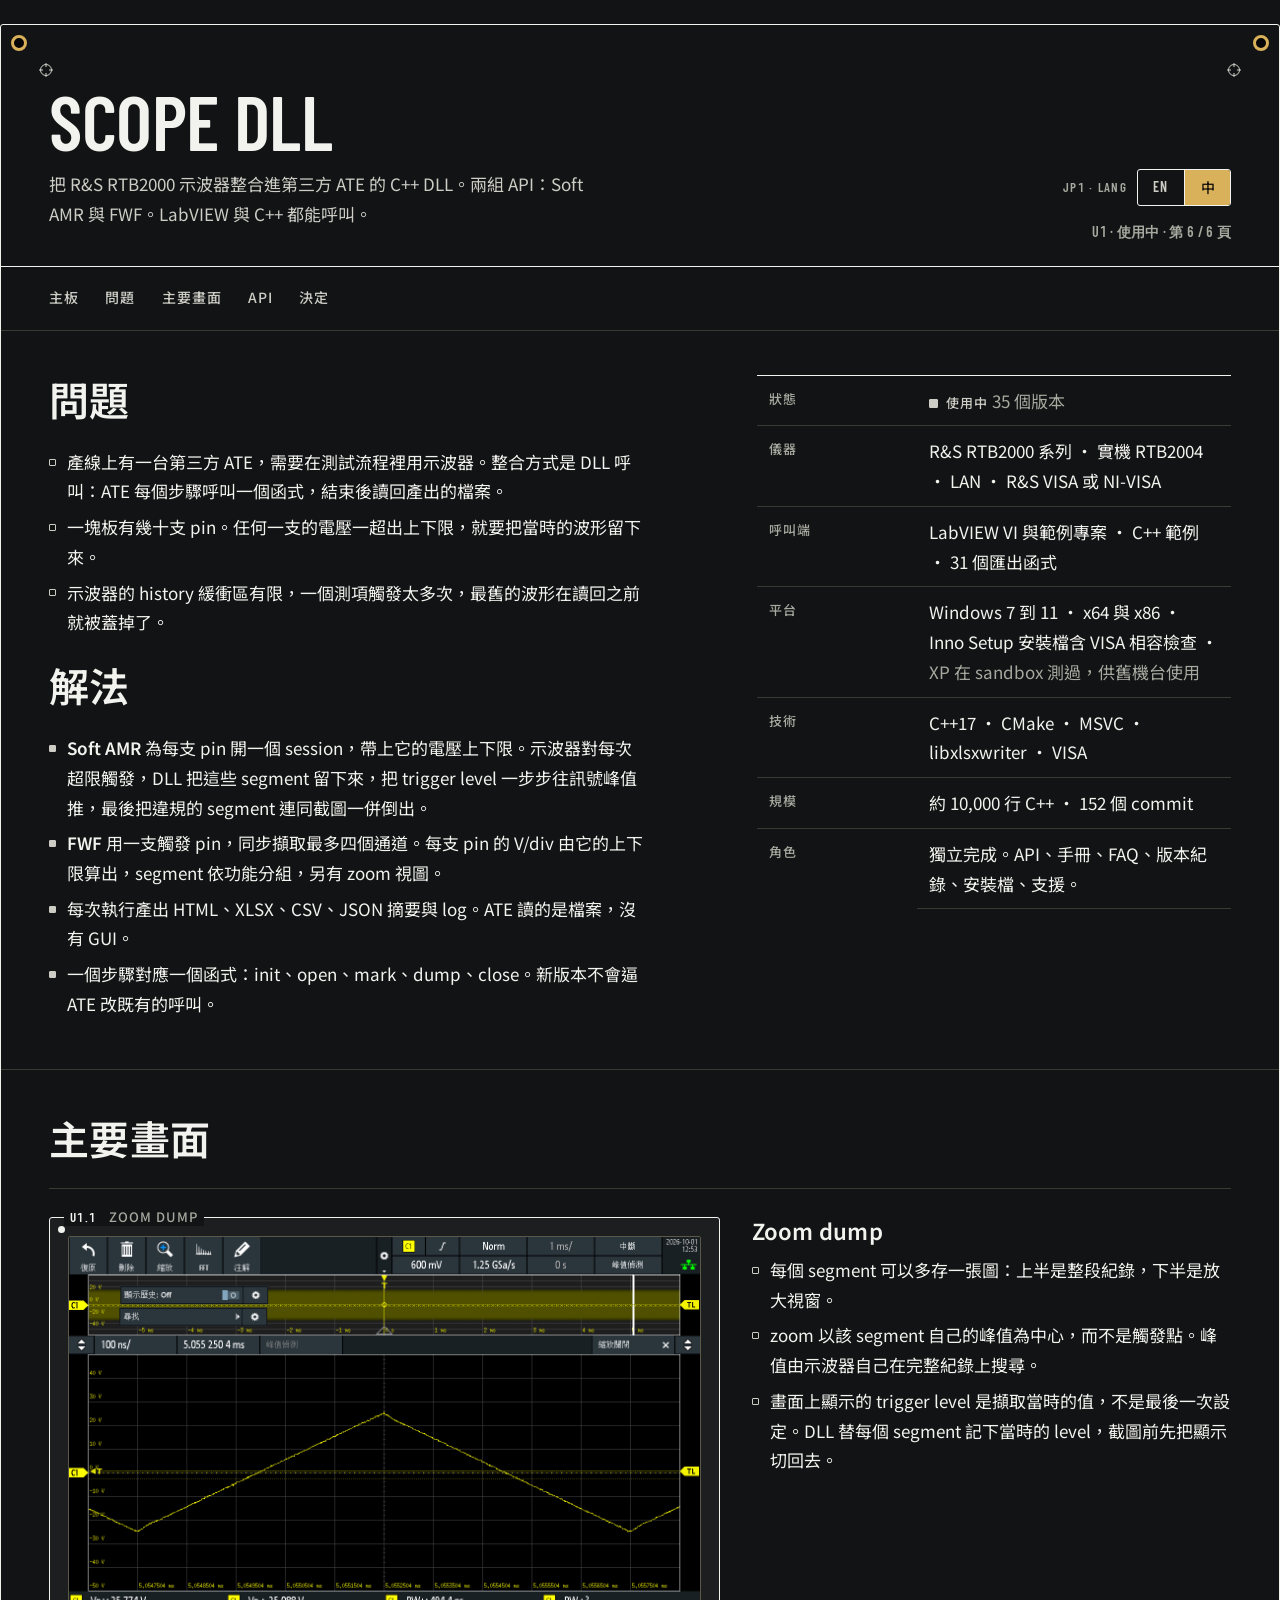
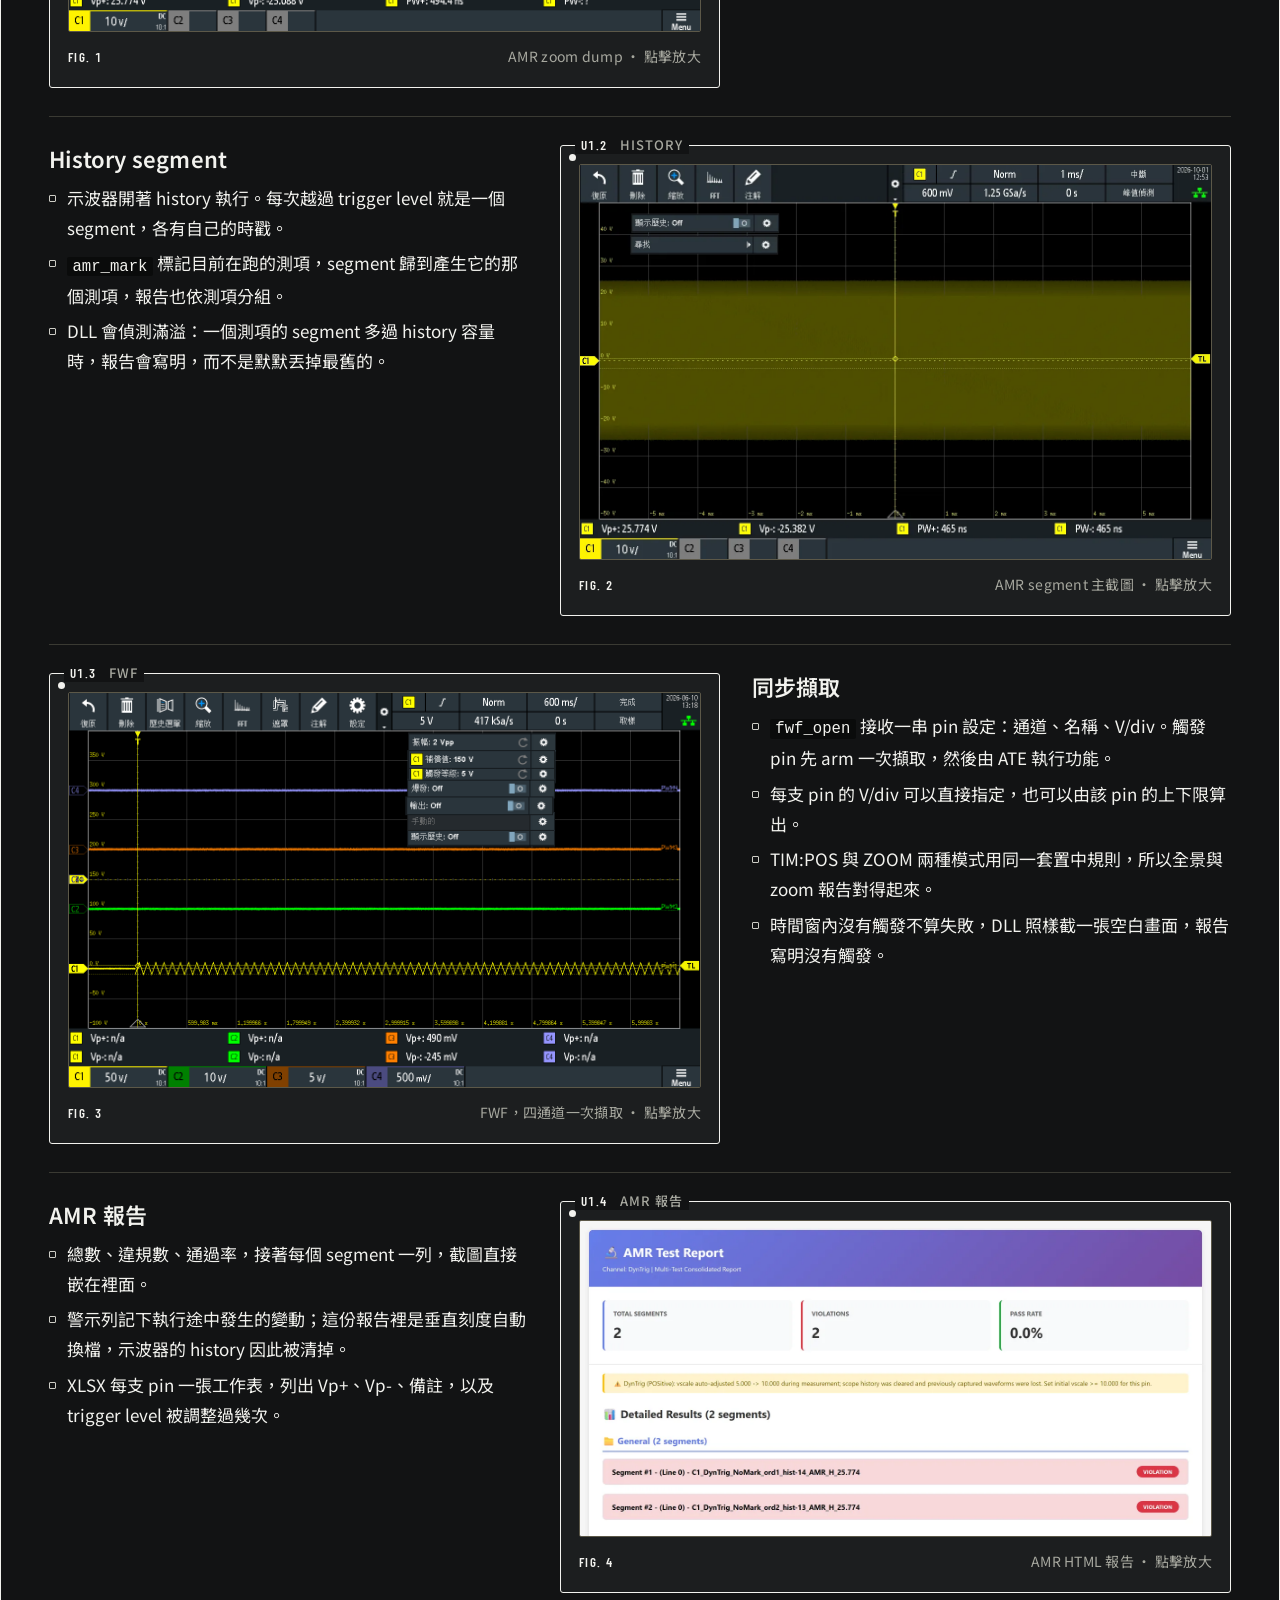
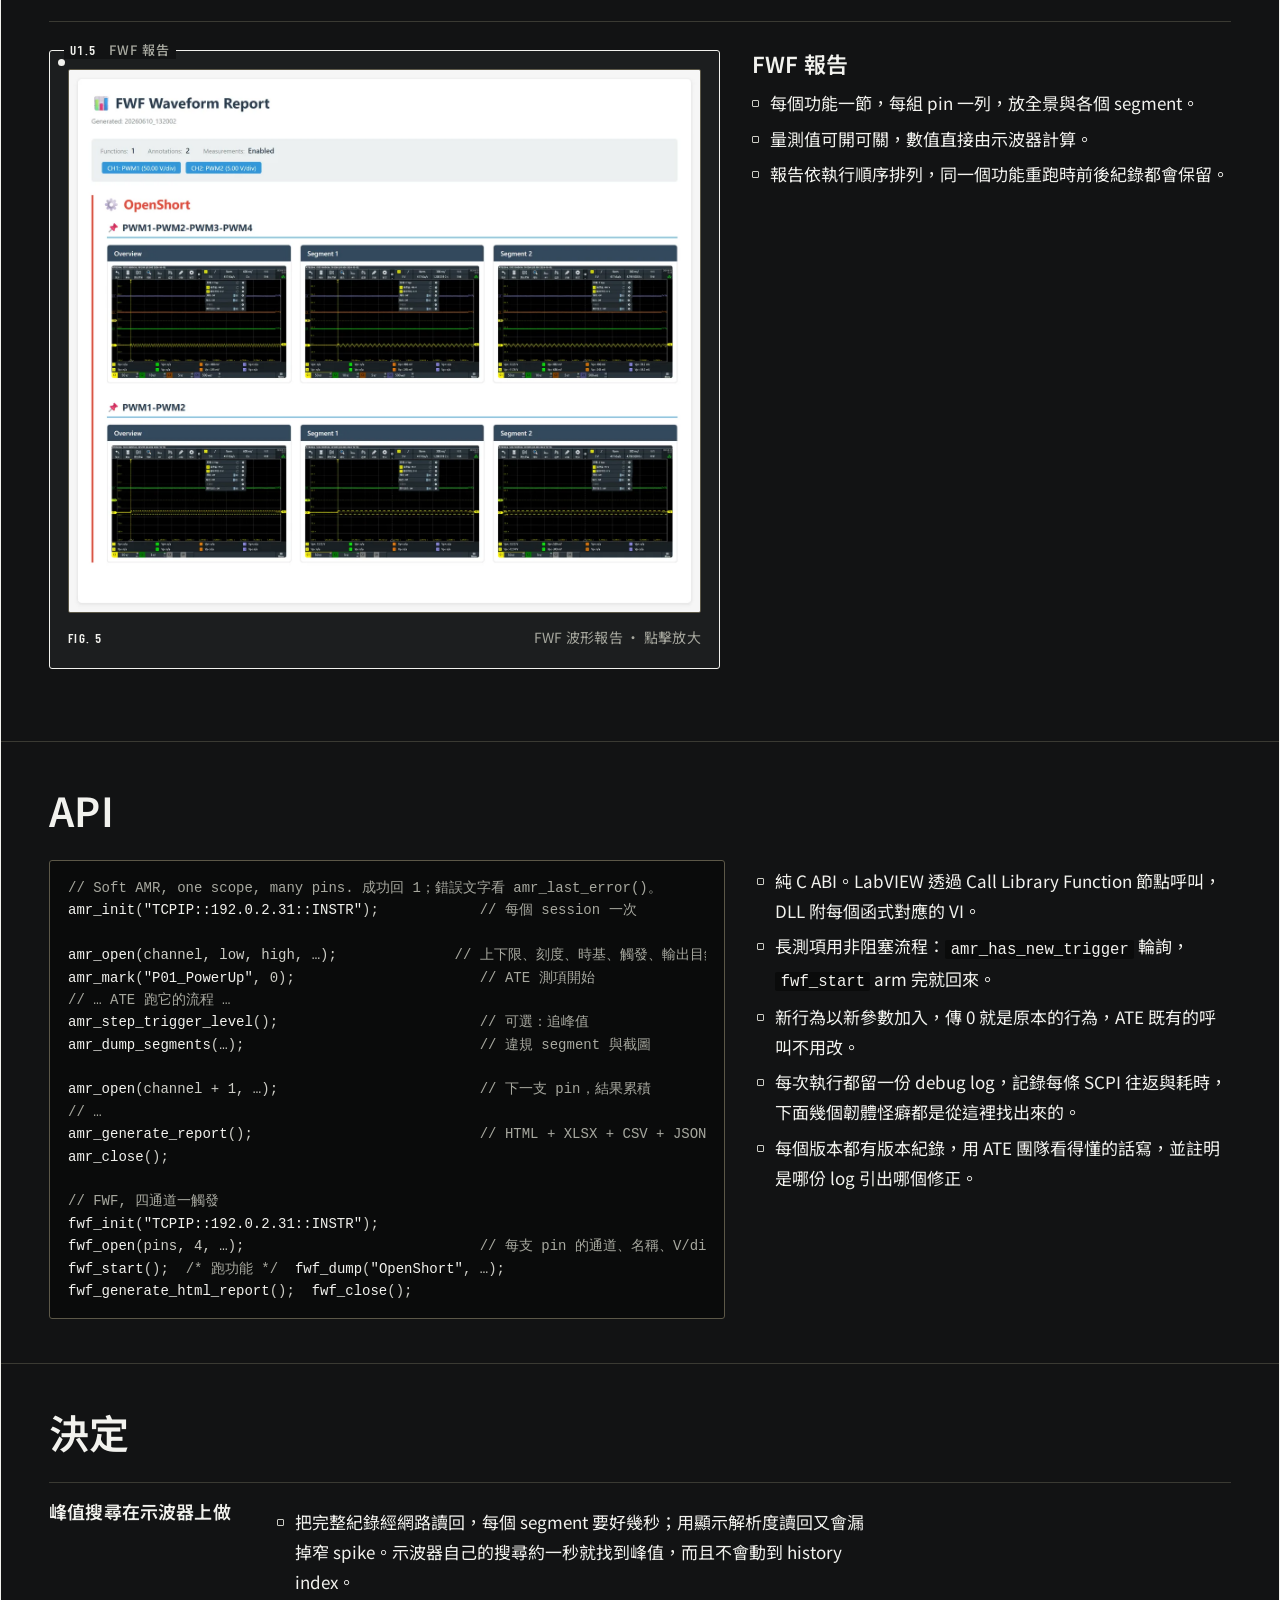
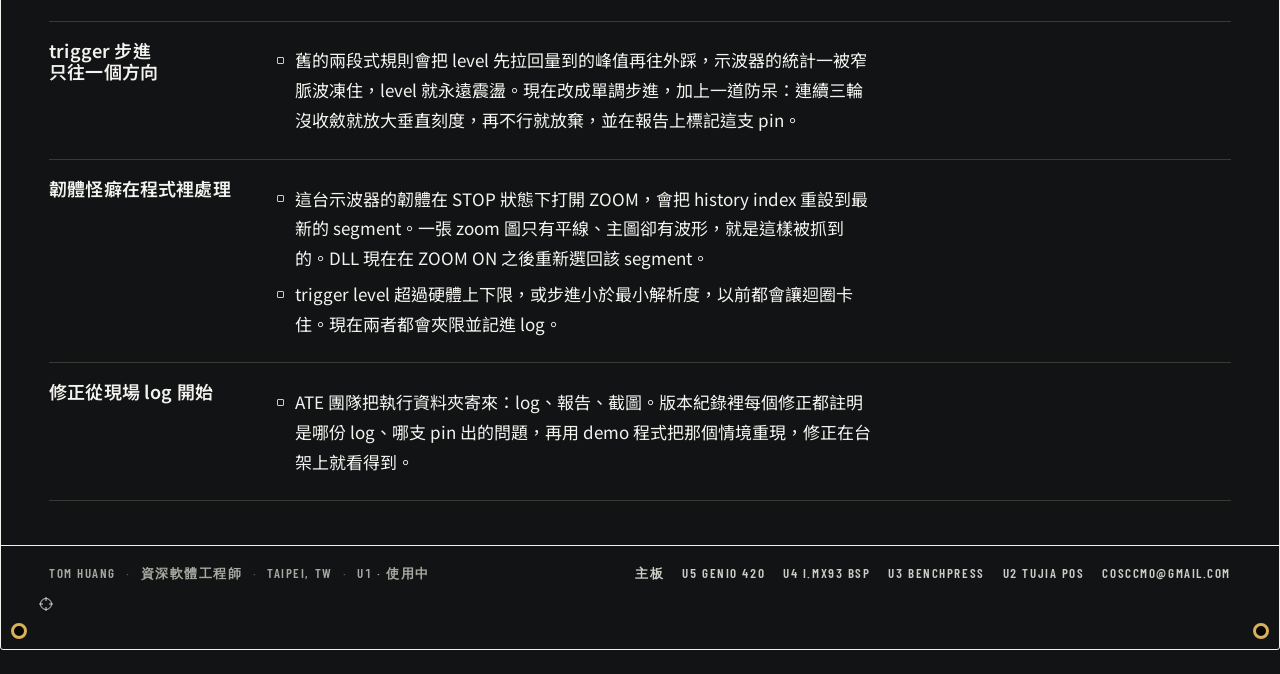
<file: scope-dll/index.html>
<!doctype html>
<html lang="zh">
<head>
<meta charset="utf-8" />
<meta name="viewport" content="width=device-width,initial-scale=1" />
<title data-en="scope dll · Tom Huang" data-zh="scope dll · Tom Huang">scope dll · Tom Huang</title>
<meta name="description"
      data-en="A C++ DLL that puts an R&S RTB2000 oscilloscope into a third-party ATE. Soft AMR watches a voltage window and keeps every excursion; FWF captures four channels in sync. Called from LabVIEW. 35 releases."
      data-zh="把 R&S RTB2000 示波器整合進第三方 ATE 的 C++ DLL。Soft AMR 監看電壓窗並留下每次超限；FWF 同步擷取四個通道。LabVIEW 呼叫。35 個版本。"
      content="A C++ DLL that puts an R&S RTB2000 oscilloscope into a third-party ATE. Soft AMR watches a voltage window and keeps every excursion; FWF captures four channels in sync. Called from LabVIEW. 35 releases." />
<meta name="color-scheme" content="dark" />
<meta name="theme-color" content="#121314" />
<meta property="og:type" content="website" />
<meta property="og:site_name" content="Tom Huang · portfolio" />
<meta property="og:title" content="scope dll · Tom Huang" />
<meta property="og:description" content="A C++ DLL that puts an R&S RTB2000 oscilloscope into a third-party ATE. Soft AMR watches a voltage window and keeps every excursion; FWF captures four channels in sync. Called from LabVIEW. 35 releases." />
<meta property="og:url" content="https://coomo.github.io/portfolio/scope-dll/" />
<meta property="og:image" content="https://coomo.github.io/portfolio/scope-dll/01-amr-zoom.png" />
<meta name="twitter:card" content="summary_large_image" />
<link rel="preconnect" href="https://fonts.googleapis.com">
<link rel="preconnect" href="https://fonts.gstatic.com" crossorigin>
<link href="https://fonts.googleapis.com/css2?family=Barlow+Condensed:wght@500;600&family=Barlow:wght@400;500;600&family=Noto+Sans+TC:wght@400;500;600&display=swap" rel="stylesheet">
<link rel="stylesheet" href="../assets/site.css?v=20261004b">
</head>
<body>

<main class="board sheet">
  <span class="hole tl" aria-hidden="true"></span><span class="hole tr" aria-hidden="true"></span>
  <span class="hole bl" aria-hidden="true"></span><span class="hole br" aria-hidden="true"></span>
  <span class="fid a" aria-hidden="true"><svg viewBox="0 0 14 14"><circle cx="7" cy="7" r="5.5" fill="none" stroke="currentColor"/><path d="M7 0v4M7 10v4M0 7h4M10 7h4" stroke="currentColor"/></svg></span>
  <span class="fid b" aria-hidden="true"><svg viewBox="0 0 14 14"><circle cx="7" cy="7" r="5.5" fill="none" stroke="currentColor"/><path d="M7 0v4M7 10v4M0 7h4M10 7h4" stroke="currentColor"/></svg></span>
  <span class="fid c" aria-hidden="true"><svg viewBox="0 0 14 14"><circle cx="7" cy="7" r="5.5" fill="none" stroke="currentColor"/><path d="M7 0v4M7 10v4M0 7h4M10 7h4" stroke="currentColor"/></svg></span>

  <header class="legend region">
    <div class="name">
      <h1 class="latin">scope dll</h1>
      <p class="title">
        <span data-lang="en">A C++ DLL that puts an R&amp;S RTB2000 oscilloscope into a third-party ATE. Two APIs: Soft AMR and FWF. Called from LabVIEW and C++.</span>
        <span data-lang="zh">把 R&amp;S RTB2000 示波器整合進第三方 ATE 的 C++ DLL。兩組 API：Soft AMR 與 FWF。LabVIEW 與 C++ 都能呼叫。</span>
      </p>
    </div>
    <div class="right">
      <button class="jumper" id="jp1" type="button" aria-label="語言：中文。切換為英文">
        <span class="jref">JP1 · LANG</span>
        <span class="pins"><span class="pin en">EN</span><span class="pin zh">中</span></span>
      </button>
      <span class="rev">U1 · <span data-lang="en">in use</span><span data-lang="zh">使用中</span> · <span data-lang="en">Sheet 6 / 6</span><span data-lang="zh">第 6 / 6 頁</span></span>
    </div>
  </header>

  <nav class="sheetnav region" aria-label="Sections">
    <a href="../"><span data-lang="en">Board</span><span data-lang="zh">主板</span></a>
    <a href="#why"><span data-lang="en">Problem</span><span data-lang="zh">問題</span></a>
    <a href="#figures"><span data-lang="en">Key screens</span><span data-lang="zh">主要畫面</span></a>
    <a href="#api">API</a>
    <a href="#decisions"><span data-lang="en">Decisions</span><span data-lang="zh">決定</span></a>
  </nav>

  <section class="sec region" id="why">
    <div class="cols">
      <div class="c7 stack-24">
        <div><h2><span data-lang="en">Problem</span><span data-lang="zh">問題</span></h2></div>
        <ul class="list">
          <li><span data-lang="en">A third-party ATE on a production line needed an oscilloscope inside its test routine. The integration point is a DLL call: the ATE calls one function per step and reads the files back.</span><span data-lang="zh">產線上有一台第三方 ATE，需要在測試流程裡用示波器。整合方式是 DLL 呼叫：ATE 每個步驟呼叫一個函式，結束後讀回產出的檔案。</span></li>
          <li><span data-lang="en">Each board has dozens of pins. When a pin leaves its voltage window, the waveform itself has to be saved.</span><span data-lang="zh">一塊板有幾十支 pin。任何一支的電壓一超出上下限，就要把當時的波形留下來。</span></li>
          <li><span data-lang="en">The scope's history buffer is finite, so a step with more triggers than it can hold loses the oldest waveforms before anyone reads them back.</span><span data-lang="zh">示波器的 history 緩衝區有限，一個測項觸發太多次，最舊的波形在讀回之前就被蓋掉了。</span></li>
        </ul>
        <div><h2><span data-lang="en">Solution</span><span data-lang="zh">解法</span></h2></div>
        <ul class="list list--filled">
          <li><span data-lang="en"><strong>Soft AMR</strong> opens one session per pin with that pin's voltage window. The scope triggers on every excursion; the DLL keeps the segments, steps the trigger level toward the signal peak, and at the end dumps each violating segment with a screenshot.</span><span data-lang="zh"><strong>Soft AMR</strong> 為每支 pin 開一個 session，帶上它的電壓上下限。示波器對每次超限觸發，DLL 把這些 segment 留下來，把 trigger level 一步步往訊號峰值推，最後把違規的 segment 連同截圖一併倒出。</span></li>
          <li><span data-lang="en"><strong>FWF</strong> captures up to four channels in sync from one trigger pin. Each pin's V/div comes from its limits, and the segments are grouped by function with a zoom view.</span><span data-lang="zh"><strong>FWF</strong> 用一支觸發 pin，同步擷取最多四個通道。每支 pin 的 V/div 由它的上下限算出，segment 依功能分組，另有 zoom 視圖。</span></li>
          <li><span data-lang="en">Every run writes HTML, XLSX, CSV, a JSON summary and a log. The ATE reads the files; there is no GUI.</span><span data-lang="zh">每次執行產出 HTML、XLSX、CSV、JSON 摘要與 log。ATE 讀的是檔案，沒有 GUI。</span></li>
          <li><span data-lang="en">One function per step: init, open, mark, dump, close. A new version never forces the ATE to change its calls.</span><span data-lang="zh">一個步驟對應一個函式：init、open、mark、dump、close。新版本不會逼 ATE 改既有的呼叫。</span></li>
        </ul>
      </div>
      <div class="c5">
        <table class="facts">
          <caption class="sr"><span data-lang="en">At a glance</span><span data-lang="zh">一覽</span></caption>
          <tbody>
            <tr><th scope="row"><span data-lang="en">Status</span><span data-lang="zh">狀態</span></th><td><span class="mark shipped"><span data-lang="en">In use</span><span data-lang="zh">使用中</span></span> <span class="dim">35 <span data-lang="en">releases</span><span data-lang="zh">個版本</span></span></td></tr>
            <tr><th scope="row"><span data-lang="en">Instrument</span><span data-lang="zh">儀器</span></th><td>R&amp;S RTB2000 <span data-lang="en">series</span><span data-lang="zh">系列</span> · <span data-lang="en">verified on an</span><span data-lang="zh">實機</span> RTB2004 · LAN · R&amp;S VISA <span data-lang="en">or</span><span data-lang="zh">或</span> NI-VISA</td></tr>
            <tr><th scope="row"><span data-lang="en">Callers</span><span data-lang="zh">呼叫端</span></th><td>LabVIEW <span data-lang="en">VIs and example project</span><span data-lang="zh">VI 與範例專案</span> · C++ <span data-lang="en">demos</span><span data-lang="zh">範例</span> · 31 <span data-lang="en">exported functions</span><span data-lang="zh">個匯出函式</span></td></tr>
            <tr><th scope="row"><span data-lang="en">Platform</span><span data-lang="zh">平台</span></th><td>Windows 7 <span data-lang="en">to</span><span data-lang="zh">到</span> 11 · x64 <span data-lang="en">and</span><span data-lang="zh">與</span> x86 · Inno Setup <span data-lang="en">installer with a VISA compatibility check</span><span data-lang="zh">安裝檔含 VISA 相容檢查</span> · <span class="dim"><span data-lang="en">XP tested in a sandbox for legacy stations</span><span data-lang="zh">XP 在 sandbox 測過，供舊機台使用</span></span></td></tr>
            <tr><th scope="row"><span data-lang="en">Stack</span><span data-lang="zh">技術</span></th><td>C++17 · CMake · MSVC · libxlsxwriter · VISA</td></tr>
            <tr><th scope="row"><span data-lang="en">Size</span><span data-lang="zh">規模</span></th><td><span data-lang="en">About 10,000 lines of C++ · 152 commits</span><span data-lang="zh">約 10,000 行 C++ · 152 個 commit</span></td></tr>
            <tr><th scope="row"><span data-lang="en">Role</span><span data-lang="zh">角色</span></th><td><span data-lang="en">Solo. API, manual, FAQ, release notes, installer, support.</span><span data-lang="zh">獨立完成。API、手冊、FAQ、版本紀錄、安裝檔、支援。</span></td></tr>
          </tbody>
        </table>
      </div>
    </div>
  </section>

  <section class="sec region" id="figures">
    <div class="head">
      <h2><span data-lang="en">Key screens</span><span data-lang="zh">主要畫面</span></h2>
    </div>

    <div class="figrow">
      <figure class="fp" data-zoom style="margin:0">
        <span class="fpref">U1.1 <b><span data-lang="en">Zoom dump</span><span data-lang="zh">Zoom dump</span></b></span><span class="pin1" aria-hidden="true"></span>
        <div class="shot"><img src="01-amr-zoom.png" width="1280" height="800" alt="RTB2004 screen: the top pane holds a 10 ms record at 1 ms per division, the bottom pane a 100 ns per division zoom centred on the peak of a triangle wave, with the trigger level line and Vp+ 25.774 V, PW+ 494.4 ns in the measurement bar." loading="lazy" decoding="async" /></div>
        <figcaption><span class="fig">Fig. 1</span><span><span data-lang="en">AMR zoom dump · click to enlarge</span><span data-lang="zh">AMR zoom dump · 點擊放大</span></span></figcaption>
      </figure>
      <div class="text">
        <h3><span data-lang="en">Zoom dump</span><span data-lang="zh">Zoom dump</span></h3>
        <ul class="list">
          <li><span data-lang="en">Each segment can be dumped as a second image: the whole record on top, a zoom window below.</span><span data-lang="zh">每個 segment 可以多存一張圖：上半是整段紀錄，下半是放大視窗。</span></li>
          <li><span data-lang="en">The zoom is centred on the segment's own peak, not on the trigger point. The peak is found with the scope's own search over the full record.</span><span data-lang="zh">zoom 以該 segment 自己的峰值為中心，而不是觸發點。峰值由示波器自己在完整紀錄上搜尋。</span></li>
          <li><span data-lang="en">The trigger level shown is the level at capture time, not the latest one. The DLL records the level per segment and switches the display back before each shot.</span><span data-lang="zh">畫面上顯示的 trigger level 是擷取當時的值，不是最後一次設定。DLL 替每個 segment 記下當時的 level，截圖前先把顯示切回去。</span></li>
        </ul>
      </div>
    </div>

    <div class="figrow flip">
      <figure class="fp" data-zoom style="margin:0">
        <span class="fpref">U1.2 <b>History</b></span><span class="pin1" aria-hidden="true"></span>
        <div class="shot"><img src="02-amr-history.webp" width="1280" height="800" alt="RTB2004 screen at 1 ms per division in peak-detect mode: a dense yellow band between plus and minus 25 volts across the whole screen, the trigger level line at 0 volts, and Vp+ 25.774 V, Vp- -25.382 V, PW+ 465 ns in the measurement bar." loading="lazy" decoding="async" /></div>
        <figcaption><span class="fig">Fig. 2</span><span><span data-lang="en">AMR segment, main shot · click to enlarge</span><span data-lang="zh">AMR segment 主截圖 · 點擊放大</span></span></figcaption>
      </figure>
      <div class="text">
        <h3><span data-lang="en">History segments</span><span data-lang="zh">History segment</span></h3>
        <ul class="list">
          <li><span data-lang="en">The scope runs with history on. Each excursion past the trigger level is one segment with its own time stamp.</span><span data-lang="zh">示波器開著 history 執行。每次越過 trigger level 就是一個 segment，各有自己的時戳。</span></li>
          <li><span data-lang="en"><code>amr_mark</code> names the test step that is running, so each segment is attributed to the step that produced it and the report groups by step.</span><span data-lang="zh"><code>amr_mark</code> 標記目前在跑的測項，segment 歸到產生它的那個測項，報告也依測項分組。</span></li>
          <li><span data-lang="en">The DLL detects overflow: when a step produces more segments than the history holds, the report says so instead of silently losing the oldest.</span><span data-lang="zh">DLL 會偵測滿溢：一個測項的 segment 多過 history 容量時，報告會寫明，而不是默默丟掉最舊的。</span></li>
        </ul>
      </div>
    </div>

    <div class="figrow">
      <figure class="fp" data-zoom style="margin:0">
        <span class="fpref">U1.3 <b>FWF</b></span><span class="pin1" aria-hidden="true"></span>
        <div class="shot"><img src="03-fwf-4ch.png" width="1280" height="800" alt="RTB2004 screen with four channels captured together at 600 ms per division: channel 1 a yellow triangle wave labelled PWM1, channels 2 to 4 flat lines labelled PWM2 to PWM4 at different offsets, and the generator settings panel open." loading="lazy" decoding="async" /></div>
        <figcaption><span class="fig">Fig. 3</span><span><span data-lang="en">FWF, four channels in one capture · click to enlarge</span><span data-lang="zh">FWF，四通道一次擷取 · 點擊放大</span></span></figcaption>
      </figure>
      <div class="text">
        <h3><span data-lang="en">Sync capture</span><span data-lang="zh">同步擷取</span></h3>
        <ul class="list">
          <li><span data-lang="en"><code>fwf_open</code> takes a list of pins: channel, name, V/div. The trigger pin arms a single acquisition; then the ATE runs the function.</span><span data-lang="zh"><code>fwf_open</code> 接收一串 pin 設定：通道、名稱、V/div。觸發 pin 先 arm 一次擷取，然後由 ATE 執行功能。</span></li>
          <li><span data-lang="en">Each pin's V/div is either given explicitly or derived from that pin's limits.</span><span data-lang="zh">每支 pin 的 V/div 可以直接指定，也可以由該 pin 的上下限算出。</span></li>
          <li><span data-lang="en">Segments are centred the same way in TIM:POS and ZOOM mode, so the overview and the zoom report line up.</span><span data-lang="zh">TIM:POS 與 ZOOM 兩種模式用同一套置中規則，所以全景與 zoom 報告對得起來。</span></li>
          <li><span data-lang="en">A window with no trigger is not a failure; the DLL captures a blank snapshot and the report says no trigger.</span><span data-lang="zh">時間窗內沒有觸發不算失敗，DLL 照樣截一張空白畫面，報告寫明沒有觸發。</span></li>
        </ul>
      </div>
    </div>

    <div class="figrow flip">
      <figure class="fp" data-zoom style="margin:0">
        <span class="fpref">U1.4 <b><span data-lang="en">AMR report</span><span data-lang="zh">AMR 報告</span></b></span><span class="pin1" aria-hidden="true"></span>
        <div class="shot"><img src="04-amr-report.webp" width="1400" height="700" alt="AMR HTML report: three totals (2 segments, 2 violations, 0.0% pass rate), a yellow warning that vscale was auto-adjusted from 5 to 10 V/div and the history was cleared, and two segment rows marked VIOLATION." loading="lazy" decoding="async" /></div>
        <figcaption><span class="fig">Fig. 4</span><span><span data-lang="en">AMR HTML report · click to enlarge</span><span data-lang="zh">AMR HTML 報告 · 點擊放大</span></span></figcaption>
      </figure>
      <div class="text">
        <h3><span data-lang="en">AMR report</span><span data-lang="zh">AMR 報告</span></h3>
        <ul class="list">
          <li><span data-lang="en">Totals, violations, pass rate, then one row per segment with its screenshots inline.</span><span data-lang="zh">總數、違規數、通過率，接著每個 segment 一列，截圖直接嵌在裡面。</span></li>
          <li><span data-lang="en">A warning line records anything that changed during the run; in this one, an automatic vertical-scale change had cleared the scope's history.</span><span data-lang="zh">警示列記下執行途中發生的變動；這份報告裡是垂直刻度自動換檔，示波器的 history 因此被清掉。</span></li>
          <li><span data-lang="en">The XLSX has a sheet per pin: Vp+, Vp-, notes, and how many times the trigger level was adjusted.</span><span data-lang="zh">XLSX 每支 pin 一張工作表，列出 Vp+、Vp-、備註，以及 trigger level 被調整過幾次。</span></li>
        </ul>
      </div>
    </div>

    <div class="figrow">
      <figure class="fp" data-zoom style="margin:0">
        <span class="fpref">U1.5 <b><span data-lang="en">FWF report</span><span data-lang="zh">FWF 報告</span></b></span><span class="pin1" aria-hidden="true"></span>
        <div class="shot"><img src="05-fwf-report.webp" width="1400" height="1204" alt="FWF waveform HTML report: a header with function count and the channel list, then one section per function with three scope shots per pin group: overview, segment 1, segment 2." loading="lazy" decoding="async" /></div>
        <figcaption><span class="fig">Fig. 5</span><span><span data-lang="en">FWF waveform report · click to enlarge</span><span data-lang="zh">FWF 波形報告 · 點擊放大</span></span></figcaption>
      </figure>
      <div class="text">
        <h3><span data-lang="en">FWF report</span><span data-lang="zh">FWF 報告</span></h3>
        <ul class="list">
          <li><span data-lang="en">One section per function, one row per pin group: the overview and each segment.</span><span data-lang="zh">每個功能一節，每組 pin 一列，放全景與各個 segment。</span></li>
          <li><span data-lang="en">Measurements are optional, and the scope computes them.</span><span data-lang="zh">量測值可開可關，數值直接由示波器計算。</span></li>
          <li><span data-lang="en">Reports are ordered by run, so a repeated function keeps its history.</span><span data-lang="zh">報告依執行順序排列，同一個功能重跑時前後紀錄都會保留。</span></li>
        </ul>
      </div>
    </div>
  </section>

  <section class="sec region" id="api">
    <div class="head"><h2>API</h2></div>
    <div class="cols">
      <div class="c7">
        <div class="code" style="margin-top:0"><pre><span class="cm">// Soft AMR, one scope, many pins. <span data-lang="en">Return 1 on success; amr_last_error() has the text.</span><span data-lang="zh">成功回 1；錯誤文字看 amr_last_error()。</span></span>
<span class="k">amr_init</span>(<span class="s">"TCPIP::192.0.2.31::INSTR"</span>);            <span class="cm">// <span data-lang="en">once per session</span><span data-lang="zh">每個 session 一次</span></span>

<span class="k">amr_open</span>(channel, low, high, …);              <span class="cm">// <span data-lang="en">window, scale, time base, trigger, out dir</span><span data-lang="zh">上下限、刻度、時基、觸發、輸出目錄</span></span>
<span class="k">amr_mark</span>(<span class="s">"P01_PowerUp"</span>, <span class="n">0</span>);                      <span class="cm">// <span data-lang="en">the ATE step starts</span><span data-lang="zh">ATE 測項開始</span></span>
<span class="cm">// … <span data-lang="en">the ATE runs its routine</span><span data-lang="zh">ATE 跑它的流程</span> …</span>
<span class="k">amr_step_trigger_level</span>();                        <span class="cm">// <span data-lang="en">optional: chase the peak</span><span data-lang="zh">可選：追峰值</span></span>
<span class="k">amr_dump_segments</span>(…);                            <span class="cm">// <span data-lang="en">violating segments, screenshots</span><span data-lang="zh">違規 segment 與截圖</span></span>

<span class="k">amr_open</span>(channel + 1, …);                        <span class="cm">// <span data-lang="en">next pin; results accumulate</span><span data-lang="zh">下一支 pin，結果累積</span></span>
<span class="cm">// …</span>
<span class="k">amr_generate_report</span>();                           <span class="cm">// HTML + XLSX + CSV + JSON</span>
<span class="k">amr_close</span>();

<span class="cm">// FWF, <span data-lang="en">four channels, one trigger</span><span data-lang="zh">四通道一觸發</span></span>
<span class="k">fwf_init</span>(<span class="s">"TCPIP::192.0.2.31::INSTR"</span>);
<span class="k">fwf_open</span>(pins, <span class="n">4</span>, …);                            <span class="cm">// <span data-lang="en">channel, name, V/div per pin</span><span data-lang="zh">每支 pin 的通道、名稱、V/div</span></span>
<span class="k">fwf_start</span>();  <span class="cm">/* <span data-lang="en">run the function</span><span data-lang="zh">跑功能</span> */</span>  <span class="k">fwf_dump</span>(<span class="s">"OpenShort"</span>, …);
<span class="k">fwf_generate_html_report</span>();  <span class="k">fwf_close</span>();</pre></div>
      </div>
      <div class="c5">
        <ul class="list">
          <li><span data-lang="en">Plain C ABI. LabVIEW calls it through Call Library Function nodes, and a VI per function ships with the DLL.</span><span data-lang="zh">純 C ABI。LabVIEW 透過 Call Library Function 節點呼叫，DLL 附每個函式對應的 VI。</span></li>
          <li><span data-lang="en">Non-blocking flow for long steps: <code>amr_has_new_trigger</code> polls, <code>fwf_start</code> arms and returns.</span><span data-lang="zh">長測項用非阻塞流程：<code>amr_has_new_trigger</code> 輪詢，<code>fwf_start</code> arm 完就回來。</span></li>
          <li><span data-lang="en">New behaviour arrives as a new parameter whose zero value is the old behaviour, so the ATE's existing calls keep working.</span><span data-lang="zh">新行為以新參數加入，傳 0 就是原本的行為，ATE 既有的呼叫不用改。</span></li>
          <li><span data-lang="en">Every run writes a debug log of each SCPI exchange with timing; the firmware quirks below were found in those logs.</span><span data-lang="zh">每次執行都留一份 debug log，記錄每條 SCPI 往返與耗時，下面幾個韌體怪癖都是從這裡找出來的。</span></li>
          <li><span data-lang="en">Release notes per version, in the ATE team's language, naming the log that triggered each fix.</span><span data-lang="zh">每個版本都有版本紀錄，用 ATE 團隊看得懂的話寫，並註明是哪份 log 引出哪個修正。</span></li>
        </ul>
      </div>
    </div>
  </section>

  <section class="sec region" id="decisions">
    <div class="head"><h2><span data-lang="en">Decisions</span><span data-lang="zh">決定</span></h2></div>
    <div>
      <div class="dec">
        <h3><span data-lang="en">Peak search runs on the scope</span><span data-lang="zh">峰值搜尋在示波器上做</span></h3>
        <ul class="list">
          <li><span data-lang="en">Reading a full record back over the network takes seconds per segment, and reading it at display resolution misses narrow spikes. The scope's own search finds the peak in about a second and never moves the history index.</span><span data-lang="zh">把完整紀錄經網路讀回，每個 segment 要好幾秒；用顯示解析度讀回又會漏掉窄 spike。示波器自己的搜尋約一秒就找到峰值，而且不會動到 history index。</span></li>
        </ul>
      </div>
      <div class="dec">
        <h3><span data-lang="en">Trigger steps are monotonic</span><span data-lang="zh">trigger 步進只往一個方向</span></h3>
        <ul class="list">
          <li><span data-lang="en">The earlier two-tier rule pulled the level back toward the measured peak and then out again, so when the scope's statistics froze on a narrow pulse the level oscillated forever. The steps are now monotonic, with a guard that widens the vertical scale after three rounds and, if that still fails, gives up and flags the pin in the report.</span><span data-lang="zh">舊的兩段式規則會把 level 先拉回量到的峰值再往外踩，示波器的統計一被窄脈波凍住，level 就永遠震盪。現在改成單調步進，加上一道防呆：連續三輪沒收斂就放大垂直刻度，再不行就放棄，並在報告上標記這支 pin。</span></li>
        </ul>
      </div>
      <div class="dec">
        <h3><span data-lang="en">Firmware quirks handled in code</span><span data-lang="zh">韌體怪癖在程式裡處理</span></h3>
        <ul class="list">
          <li><span data-lang="en">On this scope's firmware, turning ZOOM on while stopped resets the history index to the newest segment. A zoom shot that showed a flat line where the main shot showed a waveform gave it away. The DLL now re-selects the segment after ZOOM ON.</span><span data-lang="zh">這台示波器的韌體在 STOP 狀態下打開 ZOOM，會把 history index 重設到最新的 segment。一張 zoom 圖只有平線、主圖卻有波形，就是這樣被抓到的。DLL 現在在 ZOOM ON 之後重新選回該 segment。</span></li>
          <li><span data-lang="en">Trigger levels past the hardware limit and steps below the minimum resolution both used to stall the loop. Both are now clamped and logged.</span><span data-lang="zh">trigger level 超過硬體上下限，或步進小於最小解析度，以前都會讓迴圈卡住。現在兩者都會夾限並記進 log。</span></li>
        </ul>
      </div>
      <div class="dec">
        <h3><span data-lang="en">Fixes start from field logs</span><span data-lang="zh">修正從現場 log 開始</span></h3>
        <ul class="list">
          <li><span data-lang="en">The ATE team sends the run folder: log, report, screenshots. Each fix in the release notes names the log and the pin that showed the problem, and the demo program then reproduces the case so the fix can be seen on the bench.</span><span data-lang="zh">ATE 團隊把執行資料夾寄來：log、報告、截圖。版本紀錄裡每個修正都註明是哪份 log、哪支 pin 出的問題，再用 demo 程式把那個情境重現，修正在台架上就看得到。</span></li>
        </ul>
      </div>
    </div>
  </section>

  <footer class="dataline region">
    <div class="id">
      <span>Tom Huang</span>
      <span><span data-lang="en">Senior software engineer</span><span data-lang="zh">資深軟體工程師</span></span>
      <span>Taipei, TW</span>
      <span>U1 · <span data-lang="en">in use</span><span data-lang="zh">使用中</span></span>
    </div>
    <div class="links">
      <a href="../"><span data-lang="en">Board</span><span data-lang="zh">主板</span></a>
      <a href="../genio/">U5 genio 420</a>
      <a href="../imx93/">U4 i.MX93 bsp</a>
      <a href="../benchpress/">U3 benchpress</a>
      <a href="../pos/">U2 tujia pos</a>
      <a href="mailto:cosccmo@gmail.com">cosccmo@gmail.com</a>
    </div>
  </footer>
</main>

<dialog class="lightbox" id="lightbox" aria-label="Enlarged screenshot">
  <div class="lb-bar"><span class="lb-cap"></span><button type="button"><span data-lang="en">Close · Esc</span><span data-lang="zh">關閉 · Esc</span></button></div>
  <div class="lb-img"></div>
</dialog>

<script src="../assets/site.js?v=20261004b" defer></script>
</body>
</html>
</file>
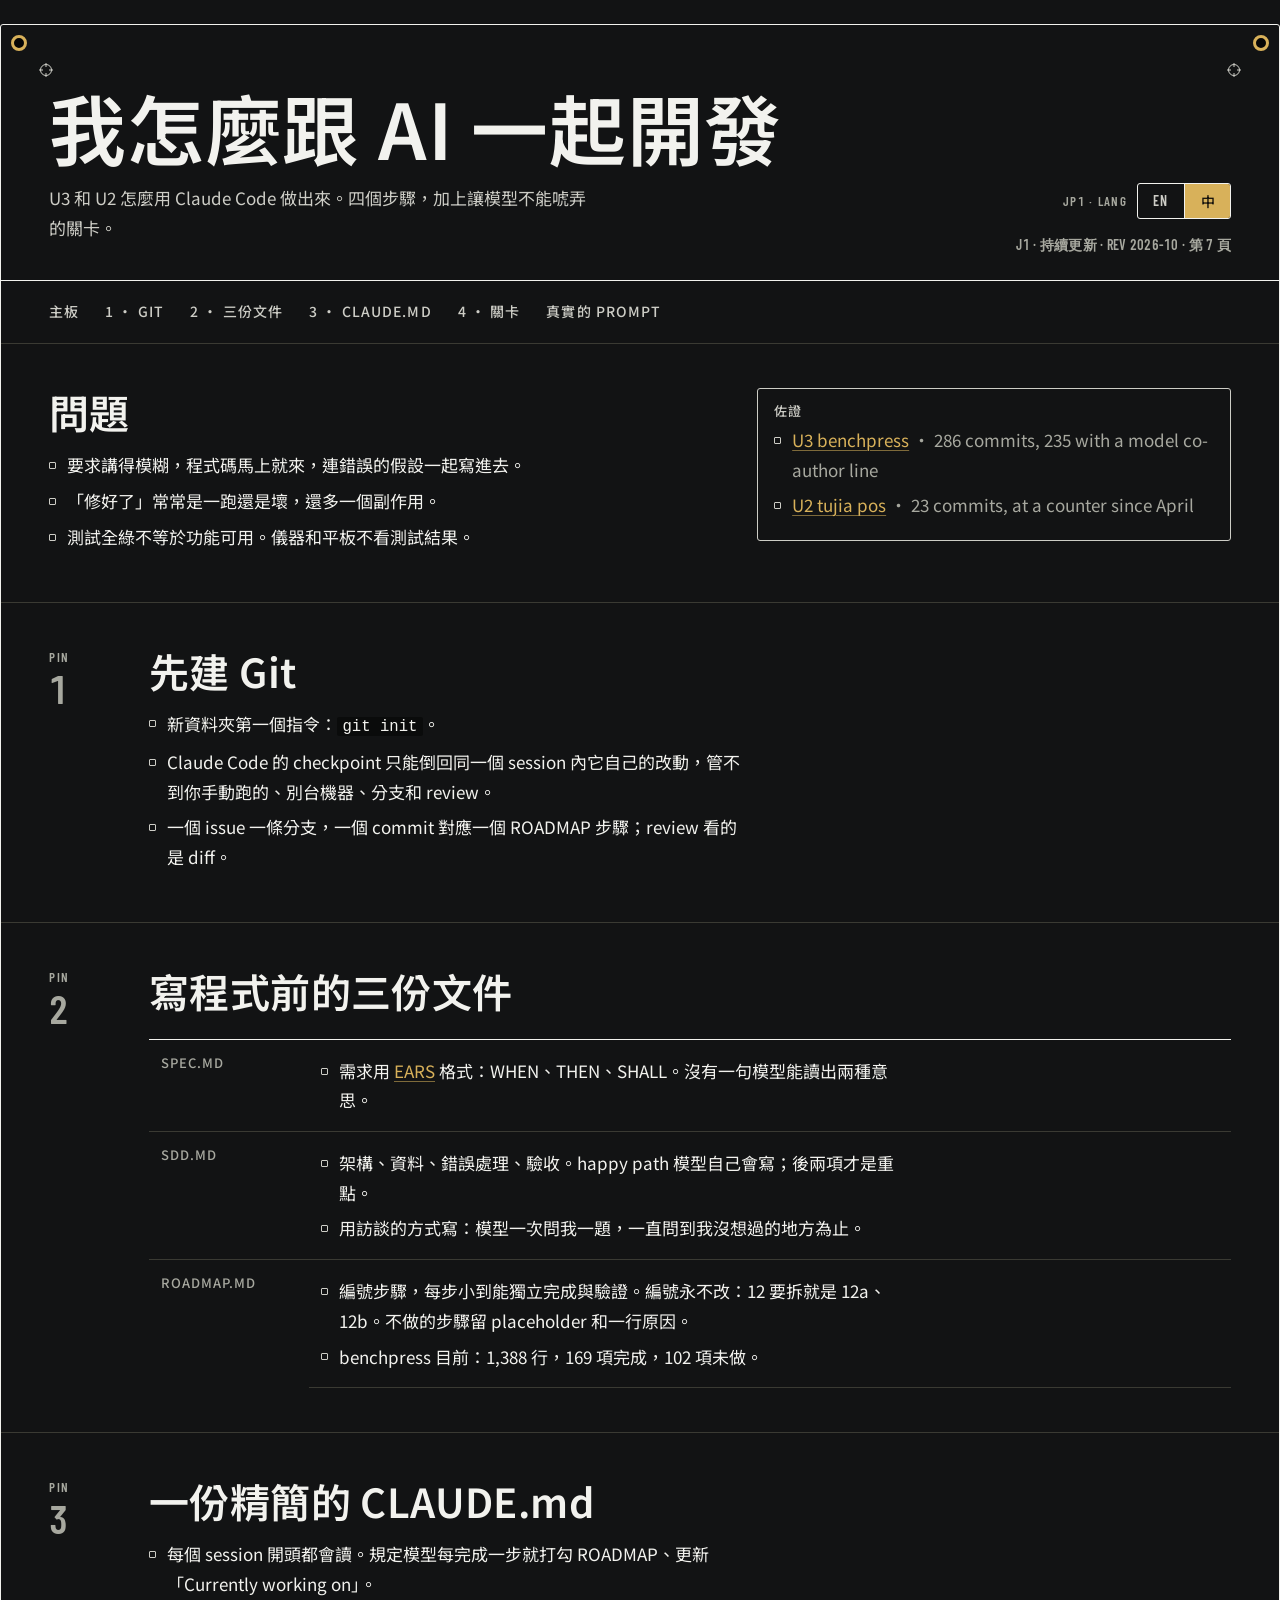
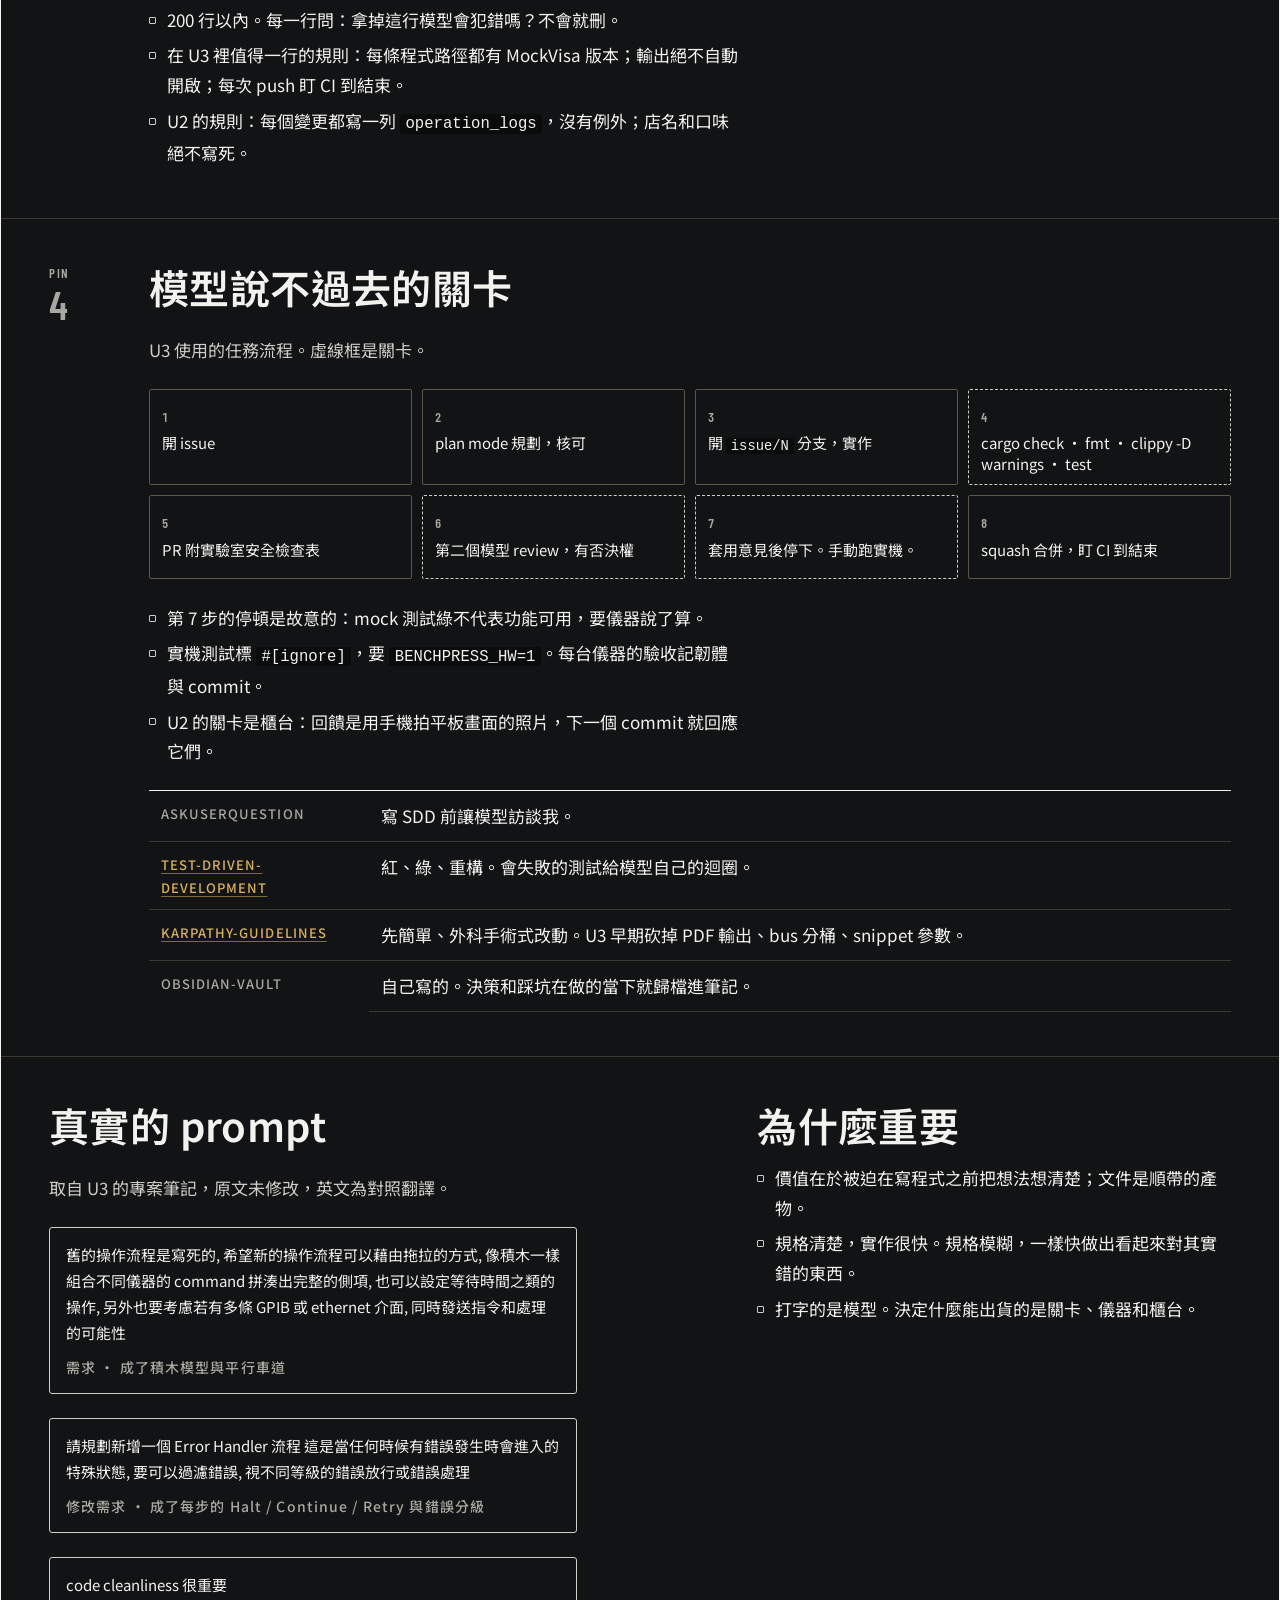
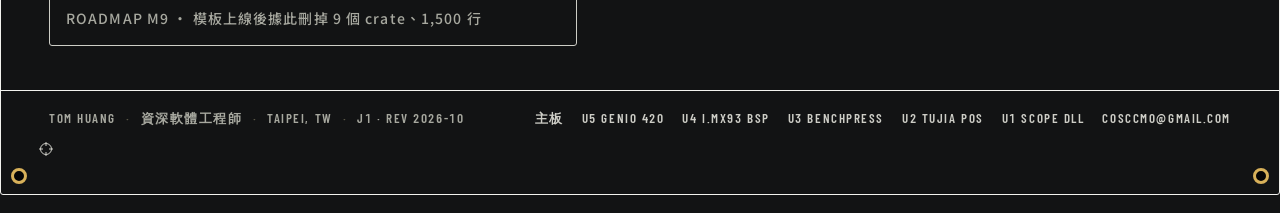
<file: workflow/index.html>
<!doctype html>
<html lang="zh">
<head>
<meta charset="utf-8" />
<meta name="viewport" content="width=device-width,initial-scale=1" />
<title data-en="how i work with ai · Tom Huang" data-zh="我怎麼跟 AI 一起開發 · Tom Huang">how i work with ai · Tom Huang</title>
<meta name="description"
      data-en="How benchpress and tujia pos were built with Claude Code: git first, three documents, a lean CLAUDE.md, cargo gates, hardware checks the model cannot fake."
      data-zh="benchpress 和 tujia pos 怎麼用 Claude Code 做出來：先建 Git、三份文件、精簡 CLAUDE.md、cargo 關卡、模型造不了假的實機檢查。"
      content="How benchpress and tujia pos were built with Claude Code: git first, three documents, a lean CLAUDE.md, cargo gates, hardware checks the model cannot fake." />
<meta name="robots" content="noindex, nofollow" />
<meta name="color-scheme" content="dark" />
<meta name="theme-color" content="#121314" />
<meta property="og:type" content="website" />
<meta property="og:site_name" content="Tom Huang · portfolio" />
<meta property="og:title" content="how i work with ai · Tom Huang" />
<meta property="og:description" content="How benchpress and tujia pos were built with Claude Code: git first, three documents, a lean CLAUDE.md, cargo gates, hardware checks the model cannot fake." />
<meta property="og:url" content="https://coomo.github.io/portfolio/workflow/" />
<meta property="og:image" content="https://coomo.github.io/portfolio/benchpress/02-sequence-editor.webp" />
<meta name="twitter:card" content="summary_large_image" />
<link rel="preconnect" href="https://fonts.googleapis.com">
<link rel="preconnect" href="https://fonts.gstatic.com" crossorigin>
<link href="https://fonts.googleapis.com/css2?family=Barlow+Condensed:wght@500;600&family=Barlow:wght@400;500;600&family=Noto+Sans+TC:wght@400;500;600&display=swap" rel="stylesheet">
<link rel="stylesheet" href="../assets/site.css?v=20261004b">
<style>
  .step{display:grid;grid-template-columns:72px minmax(0,1fr);gap:16px 28px;align-items:start}
  .step .pinno{font-family:var(--cond);font-weight:600;font-size:40px;line-height:1;color:var(--silk-3);letter-spacing:.02em;padding-top:4px}
  .step .pinno small{display:block;font-size:var(--label);letter-spacing:.12em;text-transform:uppercase;color:var(--silk-3);margin-bottom:4px}
  .step h2{margin-bottom:14px}
  .skills th{width:220px}
  .prompt{border:var(--line) solid var(--silk-2);border-radius:var(--r);padding:14px 16px;max-width:var(--measure);font-family:var(--mono);font-size:14px;line-height:1.6;color:var(--silk);white-space:pre-wrap}
  html[lang="zh"] .prompt{font-family:var(--zh);font-size:15px;line-height:1.75}
  .prompt .src{display:block;margin-top:8px;font-family:var(--cond);font-size:14px;font-weight:500;letter-spacing:.03em;color:var(--silk-3)}
  html[lang="zh"] .prompt .src{font-family:var(--zh);letter-spacing:.08em;font-weight:500}
  .flow{display:grid;grid-template-columns:repeat(4,minmax(0,1fr));gap:10px}
  .flow .st{border:var(--line) solid var(--trace-2);border-radius:2px;padding:10px 12px;min-height:84px}
  .flow .st .n{font-family:var(--cond);font-size:var(--label);font-weight:600;letter-spacing:.1em;color:var(--silk-3)}
  .flow .st .t{display:block;margin-top:4px;color:var(--silk);font-size:15px;line-height:1.35}
  .flow .st.gate{border-color:var(--silk-2);border-style:dashed}
  @media (max-width:640px){.step{grid-template-columns:48px minmax(0,1fr);gap:12px 14px}.step .pinno{font-size:30px}.flow{grid-template-columns:repeat(2,minmax(0,1fr))}}
</style>
</head>
<body>

<main class="board sheet">
  <span class="hole tl" aria-hidden="true"></span><span class="hole tr" aria-hidden="true"></span>
  <span class="hole bl" aria-hidden="true"></span><span class="hole br" aria-hidden="true"></span>
  <span class="fid a" aria-hidden="true"><svg viewBox="0 0 14 14"><circle cx="7" cy="7" r="5.5" fill="none" stroke="currentColor"/><path d="M7 0v4M7 10v4M0 7h4M10 7h4" stroke="currentColor"/></svg></span>
  <span class="fid b" aria-hidden="true"><svg viewBox="0 0 14 14"><circle cx="7" cy="7" r="5.5" fill="none" stroke="currentColor"/><path d="M7 0v4M7 10v4M0 7h4M10 7h4" stroke="currentColor"/></svg></span>
  <span class="fid c" aria-hidden="true"><svg viewBox="0 0 14 14"><circle cx="7" cy="7" r="5.5" fill="none" stroke="currentColor"/><path d="M7 0v4M7 10v4M0 7h4M10 7h4" stroke="currentColor"/></svg></span>

  <header class="legend region">
    <div class="name">
      <h1><span data-lang="en">how i work with ai</span><span data-lang="zh">我怎麼跟 AI 一起開發</span></h1>
      <p class="title">
        <span data-lang="en">How U3 and U2 were built with Claude Code. Four steps, then the gates that keep the model honest.</span>
        <span data-lang="zh">U3 和 U2 怎麼用 Claude Code 做出來。四個步驟，加上讓模型不能唬弄的關卡。</span>
      </p>
    </div>
    <div class="right">
      <button class="jumper" id="jp1" type="button" aria-label="語言：中文。切換為英文">
        <span class="jref">JP1 · LANG</span>
        <span class="pins"><span class="pin en">EN</span><span class="pin zh">中</span></span>
      </button>
      <span class="rev">J1 · <span data-lang="en">living</span><span data-lang="zh">持續更新</span> · REV 2026-10 · <span data-lang="en">Sheet 7</span><span data-lang="zh">第 7 頁</span></span>
    </div>
  </header>

  <nav class="sheetnav region" aria-label="Sections">
    <a href="../"><span data-lang="en">Board</span><span data-lang="zh">主板</span></a>
    <a href="#git">1 · Git</a>
    <a href="#docs">2 · <span data-lang="en">Three documents</span><span data-lang="zh">三份文件</span></a>
    <a href="#claude">3 · CLAUDE.md</a>
    <a href="#gates">4 · <span data-lang="en">Gates</span><span data-lang="zh">關卡</span></a>
    <a href="#prompts"><span data-lang="en">Real prompts</span><span data-lang="zh">真實的 prompt</span></a>
  </nav>

  <section class="sec region" id="problem">
    <div class="cols">
      <div class="c7">
        <h2><span data-lang="en">The problem</span><span data-lang="zh">問題</span></h2>
        <ul class="list" style="margin-top:14px">
          <li><span data-lang="en">A vague request gets code immediately, with the wrong assumptions baked in.</span><span data-lang="zh">要求講得模糊，程式碼馬上就來，連錯誤的假設一起寫進去。</span></li>
          <li><span data-lang="en">"Fixed" often means it still breaks, plus a new side effect.</span><span data-lang="zh">「修好了」常常是一跑還是壞，還多一個副作用。</span></li>
          <li><span data-lang="en">A green test suite is not a working feature. Instruments and tablets do not read test output.</span><span data-lang="zh">測試全綠不等於功能可用。儀器和平板不看測試結果。</span></li>
        </ul>
      </div>
      <div class="c5">
        <div class="note">
          <div class="label"><span data-lang="en">Evidence</span><span data-lang="zh">佐證</span></div>
          <ul class="list">
            <li><a href="../benchpress/">U3 benchpress</a> <span class="dim">· 286 commits, 235 with a model co-author line</span></li>
            <li><a href="../pos/">U2 tujia pos</a> <span class="dim">· 23 commits, at a counter since April</span></li>
          </ul>
        </div>
      </div>
    </div>
  </section>

  <section class="sec region" id="git">
    <div class="step">
      <div class="pinno"><small>Pin</small>1</div>
      <div>
        <h2><span data-lang="en">Git first</span><span data-lang="zh">先建 Git</span></h2>
        <ul class="list">
          <li><span data-lang="en">First command in a new folder: <code>git init</code>.</span><span data-lang="zh">新資料夾第一個指令：<code>git init</code>。</span></li>
          <li><span data-lang="en">Claude Code's checkpoint only undoes its own edits inside one session; it does not cover what you ran by hand, other machines, branches or review.</span><span data-lang="zh">Claude Code 的 checkpoint 只能倒回同一個 session 內它自己的改動，管不到你手動跑的、別台機器、分支和 review。</span></li>
          <li><span data-lang="en">One branch per issue. Each commit maps to a ROADMAP step. Diffs are what gets reviewed.</span><span data-lang="zh">一個 issue 一條分支，一個 commit 對應一個 ROADMAP 步驟；review 看的是 diff。</span></li>
        </ul>
      </div>
    </div>
  </section>

  <section class="sec region" id="docs">
    <div class="step">
      <div class="pinno"><small>Pin</small>2</div>
      <div class="stack-24">
        <h2 class="mb-0"><span data-lang="en">Three documents before code</span><span data-lang="zh">寫程式前的三份文件</span></h2>
        <table class="facts">
          <caption class="sr"><span data-lang="en">The three documents</span><span data-lang="zh">三份文件</span></caption>
          <tbody>
            <tr>
              <th scope="row">SPEC.md</th>
              <td>
                <ul class="list">
                  <li><span data-lang="en">Requirements in <a href="https://alistairmavin.com/ears/" target="_blank" rel="noopener">EARS</a> form: WHEN, THEN, SHALL. No sentence a model can read two ways.</span><span data-lang="zh">需求用 <a href="https://alistairmavin.com/ears/" target="_blank" rel="noopener">EARS</a> 格式：WHEN、THEN、SHALL。沒有一句模型能讀出兩種意思。</span></li>
                </ul>
              </td>
            </tr>
            <tr>
              <th scope="row">SDD.md</th>
              <td>
                <ul class="list">
                  <li><span data-lang="en">Architecture, data, error handling, acceptance. The model writes the happy path on its own; the other two sections are the point.</span><span data-lang="zh">架構、資料、錯誤處理、驗收。happy path 模型自己會寫；後兩項才是重點。</span></li>
                  <li><span data-lang="en">Written by interview: the model asks me one question at a time until it reaches what I had not thought of.</span><span data-lang="zh">用訪談的方式寫：模型一次問我一題，一直問到我沒想過的地方為止。</span></li>
                </ul>
              </td>
            </tr>
            <tr>
              <th scope="row">ROADMAP.md</th>
              <td>
                <ul class="list">
                  <li><span data-lang="en">Numbered steps, each small enough to finish and verify alone. Numbers never change: 12 splits into 12a and 12b. Dropped steps keep a placeholder and one line why.</span><span data-lang="zh">編號步驟，每步小到能獨立完成與驗證。編號永不改：12 要拆就是 12a、12b。不做的步驟留 placeholder 和一行原因。</span></li>
                  <li><span data-lang="en">benchpress today: 1,388 lines, 169 done, 102 open.</span><span data-lang="zh">benchpress 目前：1,388 行，169 項完成，102 項未做。</span></li>
                </ul>
              </td>
            </tr>
          </tbody>
        </table>
      </div>
    </div>
  </section>

  <section class="sec region" id="claude">
    <div class="step">
      <div class="pinno"><small>Pin</small>3</div>
      <div>
        <h2><span data-lang="en">A short CLAUDE.md</span><span data-lang="zh">一份精簡的 CLAUDE.md</span></h2>
        <ul class="list">
          <li><span data-lang="en">Read at the start of every session. It tells the model to tick the ROADMAP box and update "Currently working on" after each step.</span><span data-lang="zh">每個 session 開頭都會讀。規定模型每完成一步就打勾 ROADMAP、更新「Currently working on」。</span></li>
          <li><span data-lang="en">Under 200 lines. Test per line: if this line were gone, would the model make a mistake? If not, delete it.</span><span data-lang="zh">200 行以內。每一行問：拿掉這行模型會犯錯嗎？不會就刪。</span></li>
          <li><span data-lang="en">Rules that earned a line in U3: every code path has a MockVisa story; outputs never auto-enable; watch CI to the end after every push.</span><span data-lang="zh">在 U3 裡值得一行的規則：每條程式路徑都有 MockVisa 版本；輸出絕不自動開啟；每次 push 盯 CI 到結束。</span></li>
          <li><span data-lang="en">Rules in U2: write an <code>operation_logs</code> row for every mutation, no exceptions; never hardcode the shop name or a flavor.</span><span data-lang="zh">U2 的規則：每個變更都寫一列 <code>operation_logs</code>，沒有例外；店名和口味絕不寫死。</span></li>
        </ul>
      </div>
    </div>
  </section>

  <section class="sec region" id="gates">
    <div class="step">
      <div class="pinno"><small>Pin</small>4</div>
      <div class="stack-24">
        <h2 class="mb-0"><span data-lang="en">Gates the model cannot talk its way past</span><span data-lang="zh">模型說不過去的關卡</span></h2>
        <p class="muted mb-0"><span data-lang="en">The task loop used on U3. Dashed boxes are the gates.</span><span data-lang="zh">U3 使用的任務流程。虛線框是關卡。</span></p>
        <div class="flow" aria-label="Task loop">
          <div class="st"><span class="n">1</span><span class="t"><span data-lang="en">Open an issue</span><span data-lang="zh">開 issue</span></span></div>
          <div class="st"><span class="n">2</span><span class="t"><span data-lang="en">Plan in plan mode, approve</span><span data-lang="zh">plan mode 規劃，核可</span></span></div>
          <div class="st"><span class="n">3</span><span class="t"><span data-lang="en">Branch <code>issue/N</code>, build</span><span data-lang="zh">開 <code>issue/N</code> 分支，實作</span></span></div>
          <div class="st gate"><span class="n">4</span><span class="t">cargo check · fmt · clippy -D warnings · test</span></div>
          <div class="st"><span class="n">5</span><span class="t"><span data-lang="en">Pull request with a lab-safety checklist</span><span data-lang="zh">PR 附實驗室安全檢查表</span></span></div>
          <div class="st gate"><span class="n">6</span><span class="t"><span data-lang="en">Second-model review, gating</span><span data-lang="zh">第二個模型 review，有否決權</span></span></div>
          <div class="st gate"><span class="n">7</span><span class="t"><span data-lang="en">Apply comments, stop. Run hardware by hand.</span><span data-lang="zh">套用意見後停下。手動跑實機。</span></span></div>
          <div class="st"><span class="n">8</span><span class="t"><span data-lang="en">Squash merge, watch CI to the end</span><span data-lang="zh">squash 合併，盯 CI 到結束</span></span></div>
        </div>
        <ul class="list">
          <li><span data-lang="en">The pause at step 7 is deliberate: green mock tests do not prove the feature, the instrument does.</span><span data-lang="zh">第 7 步的停頓是故意的：mock 測試綠不代表功能可用，要儀器說了算。</span></li>
          <li><span data-lang="en">Hardware tests are <code>#[ignore]</code> and need <code>BENCHPRESS_HW=1</code>. Acceptance per instrument is logged with firmware and commit.</span><span data-lang="zh">實機測試標 <code>#[ignore]</code>，要 <code>BENCHPRESS_HW=1</code>。每台儀器的驗收記韌體與 commit。</span></li>
          <li><span data-lang="en">For U2 the gate was the counter: feedback came as phone photos of the tablet, and the next commit answered them.</span><span data-lang="zh">U2 的關卡是櫃台：回饋是用手機拍平板畫面的照片，下一個 commit 就回應它們。</span></li>
        </ul>
        <table class="facts skills">
          <caption class="sr"><span data-lang="en">Skills in regular use</span><span data-lang="zh">固定使用的 Skill</span></caption>
          <tbody>
            <tr><th scope="row">AskUserQuestion</th><td><span data-lang="en">The model interviews me before the SDD.</span><span data-lang="zh">寫 SDD 前讓模型訪談我。</span></td></tr>
            <tr><th scope="row"><a href="https://github.com/obra/superpowers/blob/main/skills/test-driven-development/SKILL.md" target="_blank" rel="noopener">test-driven-development</a></th><td><span data-lang="en">Red, green, refactor. A failing test gives the model its own loop.</span><span data-lang="zh">紅、綠、重構。會失敗的測試給模型自己的迴圈。</span></td></tr>
            <tr><th scope="row"><a href="https://github.com/multica-ai/andrej-karpathy-skills" target="_blank" rel="noopener">karpathy-guidelines</a></th><td><span data-lang="en">Simple first, surgical changes. Cut PDF export, bus bucketing, snippet parameters from U1's early plan.</span><span data-lang="zh">先簡單、外科手術式改動。U3 早期砍掉 PDF 輸出、bus 分桶、snippet 參數。</span></td></tr>
            <tr><th scope="row">obsidian-vault</th><td><span data-lang="en">My own. Decisions and pitfalls get filed into my notes while the work happens.</span><span data-lang="zh">自己寫的。決策和踩坑在做的當下就歸檔進筆記。</span></td></tr>
          </tbody>
        </table>
      </div>
    </div>
  </section>

  <section class="sec region" id="prompts">
    <div class="cols">
      <div class="c7 stack-24">
        <h2 class="mb-0"><span data-lang="en">Real prompts</span><span data-lang="zh">真實的 prompt</span></h2>
        <p class="muted mb-0"><span data-lang="en">From the U3 project notes, unedited. Chinese as written; English alongside.</span><span data-lang="zh">取自 U3 的專案筆記，原文未修改，英文為對照翻譯。</span></p>
        <div class="prompt"><span data-lang="en">The old flow is hard-coded. I want the new flow to be built by dragging, like blocks: combine commands from different instruments into a full test item, with waits and the like. Also allow for several GPIB or Ethernet interfaces sending commands and handling replies at the same time.</span><span data-lang="zh">舊的操作流程是寫死的, 希望新的操作流程可以藉由拖拉的方式, 像積木一樣組合不同儀器的 command 拼湊出完整的側項, 也可以設定等待時間之類的操作, 另外也要考慮若有多條 GPIB 或 ethernet 介面, 同時發送指令和處理的可能性</span><span class="src"><span data-lang="en">Brief · became the block model and parallel lanes</span><span data-lang="zh">需求 · 成了積木模型與平行車道</span></span></div>
        <div class="prompt"><span data-lang="en">Plan an Error Handler flow. It is a special state entered whenever an error occurs. It must filter errors and, by severity, either let them pass or handle them.</span><span data-lang="zh">請規劃新增一個 Error Handler 流程 這是當任何時候有錯誤發生時會進入的特殊狀態, 要可以過濾錯誤, 視不同等級的錯誤放行或錯誤處理</span><span class="src"><span data-lang="en">Change request · became per-step Halt / Continue / Retry with severity</span><span data-lang="zh">修改需求 · 成了每步的 Halt / Continue / Retry 與錯誤分級</span></span></div>
        <div class="prompt"><span data-lang="en">Code cleanliness matters.</span><span data-lang="zh">code cleanliness 很重要</span><span class="src"><span data-lang="en">ROADMAP M9 · led to deleting 9 crates and 1,500 lines once templates replaced them</span><span data-lang="zh">ROADMAP M9 · 模板上線後據此刪掉 9 個 crate、1,500 行</span></span></div>
      </div>
      <div class="c5">
        <h2><span data-lang="en">Why it matters</span><span data-lang="zh">為什麼重要</span></h2>
        <ul class="list" style="margin-top:14px">
          <li><span data-lang="en">The value is in being forced to think the idea through before any code exists; the documents are the by-product.</span><span data-lang="zh">價值在於被迫在寫程式之前把想法想清楚；文件是順帶的產物。</span></li>
          <li><span data-lang="en">A clear spec is implemented fast. A vague one produces something that looks right and is wrong, just as fast.</span><span data-lang="zh">規格清楚，實作很快。規格模糊，一樣快做出看起來對其實錯的東西。</span></li>
          <li><span data-lang="en">The model does the typing. The gates, the hardware and the counter decide what ships.</span><span data-lang="zh">打字的是模型。決定什麼能出貨的是關卡、儀器和櫃台。</span></li>
        </ul>
      </div>
    </div>
  </section>

  <footer class="dataline region">
    <div class="id">
      <span>Tom Huang</span>
      <span><span data-lang="en">Senior software engineer</span><span data-lang="zh">資深軟體工程師</span></span>
      <span>Taipei, TW</span>
      <span>J1 · REV 2026-10</span>
    </div>
    <div class="links">
      <a href="../"><span data-lang="en">Board</span><span data-lang="zh">主板</span></a>
      <a href="../genio/">U5 genio 420</a>
      <a href="../imx93/">U4 i.MX93 bsp</a>
      <a href="../benchpress/">U3 benchpress</a>
      <a href="../pos/">U2 tujia pos</a>
      <a href="../scope-dll/">U1 scope dll</a>
      <a href="mailto:cosccmo@gmail.com">cosccmo@gmail.com</a>
    </div>
  </footer>
</main>

<script src="../assets/site.js?v=20261004b" defer></script>
</body>
</html>
</file>
<file: assets/site.css>
/* ──────────────────────────────────────────────────────────────
   Tom Huang · portfolio
   World: a fabricated printed circuit board. Solder-mask ground,
   white silkscreen, copper traces, gold pads only where you can press.
   ────────────────────────────────────────────────────────────── */

:root{
  /* matte black solder mask: bare board vs copper pour under mask */
  --mask:      #121314;
  --mask-cu:   #1c1e1f;
  --mask-deep: #0a0b0b;
  /* silkscreen: white, with the warm cast of the mask in the quieter tones */
  --silk:      #f2f2ee;
  --silk-2:    #cdcdc6;
  --silk-3:    #a7a89f;
  /* copper and plating: bronze lines under black mask, ENIG gold on pads */
  --trace:     #3a3a33;
  --trace-2:   #5c5848;
  --gold:      #d8b15a;
  --gold-ink:  #15120c;
  --hole:      #050505;
  /* type */
  --cond: "Barlow Condensed","Arial Narrow",sans-serif;
  --sans: "Barlow","Helvetica Neue",Arial,sans-serif;
  --zh:   "Noto Sans TC","PingFang TC","Microsoft JhengHei",sans-serif;
  --mono: ui-monospace,"Cascadia Mono",Consolas,"SF Mono",Menlo,monospace;
  /* scale */
  --body: 17px;
  --lh:   1.55;
  --label: 13px;
  --r: 3px;             /* milled board corner */
  --line: 1px;          /* silkscreen stroke */
  --pad: 20px;
  --gutter: 24px;
  --measure: 66ch;
  color-scheme: dark;
}

*,*::before,*::after{box-sizing:border-box}
html{scroll-behavior:smooth;-webkit-text-size-adjust:100%}
@media (prefers-reduced-motion:reduce){html{scroll-behavior:auto}}
html,body{margin:0;padding:0;background:var(--mask)}
body{
  color:var(--silk);
  font-family:var(--sans);
  font-size:var(--body);
  line-height:var(--lh);
  font-feature-settings:"tnum" 1,"kern" 1;
  -webkit-font-smoothing:antialiased;
  text-rendering:optimizeLegibility;
  min-height:100vh;
}
html[lang="zh"] body{font-family:var(--zh);line-height:1.75}
html[lang="zh"] .ref,html[lang="zh"] .ref *{font-family:var(--cond);letter-spacing:.06em}

/* language switch: only one language is in the DOM at a time */
html[lang="en"] [data-lang="zh"]{display:none !important}
html[lang="zh"] [data-lang="en"]{display:none !important}

/* browser surfaces belong to the board too */
::selection{background:var(--gold);color:var(--gold-ink)}
*{scrollbar-color:var(--silk-3) var(--mask-deep);scrollbar-width:thin}
::-webkit-scrollbar{width:10px;height:10px}
::-webkit-scrollbar-track{background:var(--mask-deep)}
::-webkit-scrollbar-thumb{background:var(--silk-3);border:2px solid var(--mask-deep);border-radius:3px}
:focus-visible{outline:2px solid var(--gold);outline-offset:3px;border-radius:2px}
input,textarea{caret-color:var(--gold)}

a{color:var(--gold);text-decoration:underline;text-decoration-thickness:1px;text-underline-offset:.2em;text-decoration-color:color-mix(in srgb,var(--gold) 55%,transparent)}
a:hover{text-decoration-color:var(--gold)}
strong{font-weight:600;color:var(--silk)}
code{font-family:var(--mono);font-size:.92em;color:var(--silk);background:var(--mask-deep);padding:.05em .35em;border-radius:2px}
pre{font-family:var(--mono);font-size:14px;line-height:1.6;margin:0;color:var(--silk-2);white-space:pre;overflow:auto;tab-size:2}
pre .k{color:var(--silk)} pre .s{color:var(--silk)} pre .cm{color:var(--silk-3)} pre .n{color:var(--silk-2)}
img{display:block;max-width:100%;height:auto}
ul,ol{margin:0;padding-left:1.25em}
li{margin:.25em 0}
p{margin:0 0 .9em;max-width:var(--measure)}
table{border-collapse:collapse;width:100%;font-variant-numeric:tabular-nums}
th,td{text-align:left;vertical-align:top;padding:10px 12px;border-top:var(--line) solid var(--trace)}
thead th{font-family:var(--cond);font-size:var(--label);font-weight:600;letter-spacing:.1em;text-transform:uppercase;color:var(--silk-3);border-top:0;padding-bottom:6px}
html[lang="zh"] thead th{font-family:var(--zh);letter-spacing:.08em}
tbody tr:last-child td{border-bottom:var(--line) solid var(--trace)}
hr{border:0;border-top:var(--line) solid var(--silk);margin:0}

/* ── silkscreen type roles ───────────────────────────────────── */
.label{font-family:var(--cond);font-size:var(--label);font-weight:600;letter-spacing:.1em;text-transform:uppercase;color:var(--silk-3);line-height:1.2}
html[lang="zh"] .label{font-family:var(--zh);letter-spacing:.1em;font-weight:500}
.ref{font-family:var(--cond);font-weight:600;letter-spacing:.06em;color:var(--silk)}
.muted{color:var(--silk-2)}
.dim{color:var(--silk-3)}
h1,h2,h3,h4{margin:0;font-family:var(--cond);font-weight:600;line-height:1.02;letter-spacing:-.005em;color:var(--silk);text-wrap:balance}
html[lang="zh"] h1,html[lang="zh"] h2,html[lang="zh"] h3,html[lang="zh"] h4{font-family:var(--zh);font-weight:600;letter-spacing:.01em;line-height:1.2}
h1{font-size:clamp(44px,6vw,84px);text-transform:uppercase}
html[lang="zh"] h1{text-transform:none}
html[lang="zh"] h1.latin{font-family:var(--cond);text-transform:uppercase;letter-spacing:-.005em;line-height:1.02}
h2{font-size:clamp(28px,3.2vw,40px)}
h3{font-size:22px}
.list{list-style:none;padding:0;margin:0}
.list li{position:relative;padding-left:18px;margin:.35em 0;max-width:var(--measure)}
.list li::before{content:"";position:absolute;left:0;top:.62em;width:7px;height:7px;border:var(--line) solid var(--silk-2);border-radius:1px}
html[lang="zh"] .list li::before{top:.7em}
.list--filled li::before{background:var(--silk-2)}

/* ── the board ───────────────────────────────────────────────── */
.board{
  position:relative;
  max-width:1392px;
  margin:var(--gutter) auto;
  border:var(--line) solid var(--silk);
  border-radius:var(--r);
  background:var(--mask);
  padding:0 0 0 0;
  isolation:isolate;
}
/* plated mounting holes in the four corners */
.hole{position:absolute;width:16px;height:16px;border-radius:50%;background:var(--hole);border:3px solid var(--gold);z-index:3;pointer-events:none}
.hole.tl{top:10px;left:10px}.hole.tr{top:10px;right:10px}.hole.bl{bottom:10px;left:10px}.hole.br{bottom:10px;right:10px}
/* fiducials */
.fid{position:absolute;width:14px;height:14px;z-index:3;pointer-events:none;color:var(--silk-2)}
.fid.a{top:38px;left:38px}.fid.b{top:38px;right:38px}.fid.c{bottom:38px;left:38px}
.fid svg{display:block;width:14px;height:14px}

/* inner regions sit inside the board with a consistent inset */
.region{padding:var(--pad) 48px}
@media (max-width:900px){.region{padding:var(--pad) 28px}}
@media (max-width:600px){.region{padding:16px 16px}}

/* copper pour: a region with content reads slightly lighter */
.pour{background:var(--mask-cu)}

/* ── legend strip (page header) ──────────────────────────────── */
.legend{
  display:grid;grid-template-columns:1fr auto;align-items:end;gap:24px;
  padding-top:56px;padding-bottom:22px;
  border-bottom:var(--line) solid var(--silk);
}
.legend .name{display:flex;flex-direction:column;gap:10px}
.legend .title{font-size:var(--body);color:var(--silk-2);max-width:60ch}
.legend .right{display:flex;flex-direction:column;align-items:flex-end;gap:14px}
.legend .rev{font-family:var(--cond);font-size:14px;font-weight:600;letter-spacing:.02em;color:var(--silk-3)}
@media (max-width:760px){
  .legend{grid-template-columns:1fr;align-items:start;padding-top:48px}
  .legend .right{align-items:flex-start;flex-direction:row;align-items:center;gap:18px;flex-wrap:wrap}
}

/* JP1: language jumper. The gold bridge is the selected position. */
.jumper{display:inline-flex;align-items:center;gap:10px;background:transparent;border:0;padding:0;cursor:pointer;color:var(--silk-2);font:inherit}
.jumper .jref{font-family:var(--cond);font-size:var(--label);font-weight:600;letter-spacing:.1em;text-transform:uppercase;color:var(--silk-3)}
.jumper .pins{display:inline-grid;grid-template-columns:1fr 1fr;border:var(--line) solid var(--silk);border-radius:var(--r);overflow:hidden}
.jumper .pin{padding:5px 12px;font-family:var(--cond);font-size:14px;font-weight:600;letter-spacing:.08em;color:var(--silk-2);min-width:46px;text-align:center;transition:background .18s cubic-bezier(.2,.8,.2,1),color .18s}
.jumper .pin.zh{font-family:var(--zh);font-weight:500;letter-spacing:0}
.jumper .pin + .pin{border-left:var(--line) solid var(--silk)}
html[lang="en"] .jumper .pin.en,html[lang="zh"] .jumper .pin.zh{background:var(--gold);color:var(--gold-ink)}
.jumper:hover .pins{border-color:var(--gold)}

/* ── nav on sheet pages ──────────────────────────────────────── */
.sheetnav{display:flex;flex-wrap:wrap;gap:0 26px;padding-top:12px;padding-bottom:12px;border-bottom:var(--line) solid var(--trace);font-family:var(--cond);font-size:14px;font-weight:600;letter-spacing:.08em;text-transform:uppercase}
html[lang="zh"] .sheetnav{font-family:var(--zh);letter-spacing:.08em;font-weight:500}
.sheetnav a{color:var(--silk-2);text-decoration:none;padding:6px 0;border-bottom:2px solid transparent}
.sheetnav a:hover{color:var(--silk);border-bottom-color:var(--gold)}
.sheetnav .tp{color:var(--silk-3);margin-right:6px;font-family:var(--cond)}

/* ── footprints ──────────────────────────────────────────────── */
.fp{position:relative;border:var(--line) solid var(--silk);border-radius:var(--r);padding:18px;background:var(--mask-cu)}
.fp .fpref{position:absolute;top:-10px;left:14px;padding:0 6px;background:var(--mask);font-family:var(--cond);font-size:var(--label);font-weight:600;letter-spacing:.1em;text-transform:uppercase;color:var(--silk);line-height:18px}
.fp .fpref b{color:var(--silk-3);font-weight:600;margin-left:8px}
html[lang="zh"] .fp .fpref b{font-family:var(--zh);letter-spacing:.08em;font-weight:500}
.fp .pin1{position:absolute;top:8px;left:8px;width:7px;height:7px;border-radius:50%;background:var(--silk);transition:background .18s cubic-bezier(.2,.8,.2,1)}
.fp.hot{border-color:var(--gold)}
.fp.hot .pin1{background:var(--gold)}
.fp .shot{border:var(--line) solid var(--trace-2);border-radius:2px;background:var(--mask-deep);overflow:hidden}
.fp .shot img{width:100%;height:auto}
.fp .shot.portrait{display:flex;justify-content:center;padding:14px}
.fp .shot.portrait img{width:auto;max-height:520px}
.fp figcaption{display:flex;justify-content:space-between;gap:16px;align-items:baseline;margin-top:12px;font-family:var(--cond);font-size:14px;font-weight:500;letter-spacing:.03em;color:var(--silk-3)}
html[lang="zh"] .fp figcaption{font-family:var(--zh);letter-spacing:.02em;font-weight:400}
.fp figcaption .fig{color:var(--silk);font-family:var(--cond);font-weight:600;letter-spacing:.1em;text-transform:uppercase;font-size:var(--label);white-space:nowrap}
.fp[data-zoom]{cursor:zoom-in}
.fp[data-zoom]:hover{border-color:var(--gold)}
.fp[data-zoom]:focus-visible{outline:2px solid var(--gold);outline-offset:4px}
/* DNP: not populated. Dashed outline, nothing inside is built. */
.fp.dnp{border-style:dashed;background:transparent}
.fp.dnp .fpref{color:var(--silk-2)}
.fp.dnp .dnp-tag{position:absolute;top:-10px;right:14px;padding:0 6px;background:var(--mask);font-family:var(--cond);font-size:var(--label);font-weight:600;letter-spacing:.12em;color:var(--silk-2);line-height:18px}
.fp.dnp .pin1{background:transparent;border:var(--line) solid var(--silk-2)}

/* status marks: a drawn mark plus a word, never color alone */
.mark{display:inline-flex;align-items:center;gap:8px;font-family:var(--cond);font-size:var(--label);font-weight:600;letter-spacing:.1em;text-transform:uppercase;color:var(--silk-2);white-space:nowrap}
html[lang="zh"] .mark{font-family:var(--zh);letter-spacing:.08em;font-weight:500}
.mark::before{content:"";width:9px;height:9px;border:var(--line) solid var(--silk-2);border-radius:1px;flex:none}
.mark.shipped::before{background:var(--silk-2)}
.mark.living::before{border-radius:50%;background:var(--silk-2)}
.mark.dnp::before{border-style:dashed;border-color:var(--silk-2)}

/* ── gold pads: the only things you can press ────────────────── */
.pad{
  display:inline-flex;align-items:center;gap:12px;
  background:var(--gold);color:var(--gold-ink);
  font-family:var(--cond);font-weight:600;font-size:16px;letter-spacing:.06em;text-transform:uppercase;
  padding:12px 18px;border-radius:2px;text-decoration:none;
  position:relative;
  transition:transform .18s cubic-bezier(.2,.8,.2,1),background .18s;
}
.pad::before{content:"";width:6px;height:6px;border-radius:50%;background:var(--gold-ink);opacity:.8}
.pad:hover{background:#e4c06a;color:#15120c;transform:translateY(-1px)}
.pad:active{transform:none}
.pad:focus-visible{outline-offset:4px}
.pad .v{letter-spacing:.02em;text-transform:none;font-family:var(--sans);font-weight:600}
.pads{display:flex;flex-wrap:wrap;gap:12px 14px;align-items:center}

/* ── BOM table (landing index) ───────────────────────────────── */
.bom tbody tr{position:relative;transition:background .18s cubic-bezier(.2,.8,.2,1)}
.bom tbody tr:hover,.bom tbody tr.hot{background:var(--mask-cu)}
.bom tbody tr:hover .ref,.bom tbody tr.hot .ref{color:var(--gold)}
.bom td{padding:14px 12px}
.bom td:first-child,.bom th:first-child{padding-left:0;width:56px}
.bom td:last-child,.bom th:last-child{padding-right:0}
.bom .part a{color:var(--silk);text-decoration:none;font-family:var(--cond);font-weight:600;font-size:22px;letter-spacing:.01em;line-height:1.1}
html[lang="zh"] .bom .part a{font-family:var(--cond)}
.bom .part a::after{content:"";position:absolute;inset:0}
.bom .desc{color:var(--silk-2)}
.bom .year{color:var(--silk-3);font-family:var(--cond);font-weight:600;letter-spacing:.06em;white-space:nowrap}
@media (max-width:640px){
  .bom thead{display:none}
  .bom,.bom tbody{display:block;width:auto}
  .bom tr{display:grid;grid-template-columns:44px minmax(0,1fr) auto;grid-template-areas:"ref part status" "desc desc desc";column-gap:10px;row-gap:4px;align-items:baseline;padding:12px 0;border-top:var(--line) solid var(--trace)}
  .bom tr:last-child{border-bottom:var(--line) solid var(--trace)}
  .bom td{padding:0;border:0;width:auto}
  .bom td:nth-child(1){grid-area:ref}.bom td:nth-child(2){grid-area:part}.bom td:nth-child(3){grid-area:desc}.bom td:nth-child(5){grid-area:status}
  .bom td:nth-child(4){display:none}
  .bom tbody tr:last-child td{border-bottom:0}
}

/* ── copper traces (landing) ─────────────────────────────────── */
.traces{position:absolute;inset:0;width:100%;height:100%;pointer-events:none;z-index:1;overflow:visible}
.traces path{fill:none;stroke:var(--trace-2);stroke-width:2;stroke-linejoin:round;stroke-linecap:round;transition:stroke .18s}
.traces path.hot{stroke:var(--gold)}
.traces circle{fill:var(--mask);stroke:var(--trace-2);stroke-width:2;transition:stroke .18s}
.traces circle.hot{stroke:var(--gold)}
@media (prefers-reduced-motion:no-preference){
  .traces path.draw{stroke-dasharray:var(--len);stroke-dashoffset:var(--len);animation:draw .9s cubic-bezier(.16,1,.3,1) forwards}
  .traces path.draw.d2{animation-delay:.08s}.traces path.draw.d3{animation-delay:.16s}.traces path.draw.d4{animation-delay:.24s}.traces path.draw.d5{animation-delay:.32s}.traces path.draw.d6{animation-delay:.4s}
  @keyframes draw{to{stroke-dashoffset:0}}
}
@media (max-width:980px){.traces{display:none}}

/* ── sheet sections ──────────────────────────────────────────── */
.sheet{display:block}
.sec{padding-top:44px;padding-bottom:44px;border-top:var(--line) solid var(--trace)}
.sec:first-of-type{border-top:0}
.sec .head{display:grid;grid-template-columns:minmax(0,1fr);gap:14px;margin-bottom:26px}
.cols{display:grid;grid-template-columns:repeat(12,minmax(0,1fr));gap:28px 32px;align-items:start}
.c4{grid-column:span 4}.c5{grid-column:span 5}.c6{grid-column:span 6}.c7{grid-column:span 7}.c8{grid-column:span 8}.c12{grid-column:span 12}
@media (max-width:900px){.c4,.c5,.c6,.c7,.c8{grid-column:span 12}}
.facts th{width:160px;color:var(--silk-3);font-family:var(--cond);font-weight:600;letter-spacing:.08em;text-transform:uppercase;font-size:var(--label);padding-top:12px}
html[lang="zh"] .facts th{font-family:var(--zh);letter-spacing:.08em;font-weight:500}
.facts td{color:var(--silk)}
.facts tbody tr:first-child th,.facts tbody tr:first-child td{border-top:var(--line) solid var(--silk)}
@media (max-width:640px){.facts th,.facts td{display:block;width:auto}.facts th{padding:12px 0 2px}.facts td{border-top:0;padding:0 0 12px}.facts tbody tr:first-child td{border-top:0}.facts tbody tr:last-child td{border-bottom:var(--line) solid var(--trace)}}

/* figures on sheets alternate sides */
.figrow{display:grid;grid-template-columns:7fr 5fr;gap:32px;align-items:start;padding:28px 0;border-top:var(--line) solid var(--trace)}
.figrow:first-of-type{border-top:0;padding-top:0}
.figrow.flip{grid-template-columns:5fr 7fr}
.figrow.flip .fp{order:2}
.figrow>*{min-width:0}
.figrow .text h3{margin-bottom:12px}
.figrow .text .fig{display:block;font-family:var(--cond);font-size:var(--label);letter-spacing:.12em;text-transform:uppercase;color:var(--silk-3);margin-bottom:10px}
@media (max-width:900px){.figrow,.figrow.flip{grid-template-columns:1fr}.figrow.flip .fp{order:0}}

/* block diagram (architecture) */
.blocks{display:grid;gap:0;max-width:560px}
.blk{border:var(--line) solid var(--silk);border-radius:var(--r);padding:12px 14px;background:var(--mask-cu);position:relative}
.blk .n{font-family:var(--cond);font-weight:600;font-size:17px;letter-spacing:.03em;text-transform:uppercase;color:var(--silk)}
html[lang="zh"] .blk .n{font-family:var(--zh);text-transform:none}
.blk .s{color:var(--silk-2);font-size:15px;margin-top:2px}
.blk.wire{border-style:dashed;background:transparent}
.link{height:22px;width:2px;margin-left:30px;background:var(--trace-2);position:relative}
.link::after{content:"";position:absolute;left:-5px;bottom:-4px;width:8px;height:8px;border-radius:50%;background:var(--mask);border:2px solid var(--trace-2)}
.split{display:grid;grid-template-columns:1fr 1fr;gap:12px}
.note{border:var(--line) solid var(--silk-2);border-radius:var(--r);padding:14px 16px;color:var(--silk);max-width:var(--measure);background:transparent}
.note .label{color:var(--silk-2);margin-bottom:6px}

/* decisions list */
.dec{display:grid;grid-template-columns:200px 1fr;gap:12px 28px;padding:18px 0;border-top:var(--line) solid var(--trace)}
.dec:last-child{border-bottom:var(--line) solid var(--trace)}
.dec h3{font-size:19px;line-height:1.15}
html[lang="zh"] .dec h3{font-size:18px}
@media (max-width:760px){.dec{grid-template-columns:1fr;gap:8px}}

/* code sample on a sheet */
.code{border:var(--line) solid var(--trace-2);border-radius:var(--r);background:var(--mask-deep);padding:16px 18px;margin-top:20px}

/* ── data line along the bottom board edge ──────────────────── */
.dataline{
  display:flex;flex-wrap:wrap;gap:8px 0;justify-content:space-between;align-items:center;
  padding-top:16px;padding-bottom:64px;border-top:var(--line) solid var(--silk);
  font-family:var(--cond);font-size:var(--label);font-weight:600;letter-spacing:.12em;text-transform:uppercase;color:var(--silk-3);
}
.dataline .id{display:flex;flex-wrap:wrap;gap:4px 10px}
.dataline .id span:not(:last-child)::after{content:"·";margin-left:10px;color:var(--trace-2)}
.dataline a{color:var(--silk-2);text-decoration:none}
.dataline a:hover{color:var(--gold)}
.dataline .links{display:flex;flex-wrap:wrap;gap:0 18px}

/* ── lightbox ─────────────────────────────────────────────────── */
dialog.lightbox{border:var(--line) solid var(--silk);border-radius:var(--r);background:var(--mask);padding:0;max-width:min(96vw,1600px);max-height:94vh;color:var(--silk)}
dialog.lightbox::backdrop{background:rgba(10,11,11,.88)}
dialog.lightbox img{max-width:min(94vw,1560px);max-height:84vh;width:auto;height:auto;display:block;margin:0 auto}
dialog.lightbox .lb-bar{display:flex;justify-content:space-between;align-items:center;gap:16px;padding:10px 14px;border-bottom:var(--line) solid var(--trace);font-family:var(--cond);font-size:var(--label);font-weight:600;letter-spacing:.1em;text-transform:uppercase;color:var(--silk-3)}
html[lang="zh"] dialog.lightbox .lb-bar{font-family:var(--zh);letter-spacing:.06em;text-transform:none}
dialog.lightbox button{background:transparent;border:var(--line) solid var(--silk-2);color:var(--silk);font:inherit;padding:4px 10px;border-radius:2px;cursor:pointer}
dialog.lightbox button:hover{border-color:var(--gold);color:var(--gold)}

/* ── utilities ───────────────────────────────────────────────── */
.sr{position:absolute;width:1px;height:1px;overflow:hidden;clip:rect(0 0 0 0);white-space:nowrap}
.stack-24>*+*{margin-top:24px}
.mt-0{margin-top:0}.mb-0{margin-bottom:0}
@media (max-width:600px){
  :root{--body:16px;--gutter:10px}
  h1{font-size:40px}
  .fp{padding:12px}
  .fp .shot.portrait img{max-height:420px}
  .hole{width:12px;height:12px;border-width:2px}
  .hole.tl{top:6px;left:6px}.hole.tr{top:6px;right:6px}.hole.bl{bottom:6px;left:6px}.hole.br{bottom:6px;right:6px}
  .fid{width:10px;height:10px}.fid svg{width:10px;height:10px}.fid.a{top:26px;left:26px}.fid.b{top:26px;right:26px}.fid.c{bottom:26px;left:26px}
}
@media print{
  :root{--mask:#fff;--mask-cu:#f3f3f1;--mask-deep:#ececea;--silk:#111;--silk-2:#333;--silk-3:#555;--trace:#999;--trace-2:#777;--gold:#8a6a1c;--gold-ink:#fff}
  .hole,.fid,.traces,.jumper{display:none}
  .board{border-color:#999}
}

/* ── copper on phones: routed traces are hidden ≤980, so each index row and
      footprint keeps a short bronze stub with a via, pointing at its pin 1 ── */
@media (max-width:980px){
  .bom tbody tr{position:relative}
  .bom tbody tr::before{content:"";position:absolute;left:-26px;top:50%;width:18px;height:2px;background:var(--trace-2);transform:translateY(-50%)}
  .bom tbody tr::after{content:"";position:absolute;left:-32px;top:50%;width:6px;height:6px;border-radius:50%;background:var(--mask);border:2px solid var(--trace-2);transform:translateY(-50%)}
  .bom tbody tr.hot::before,.bom tbody tr:hover::before{background:var(--gold)}
  .bom tbody tr.hot::after,.bom tbody tr:hover::after{border-color:var(--gold)}
  .deck .fp::before{content:"";position:absolute;left:-20px;top:11px;width:18px;height:2px;background:var(--trace-2)}
  .deck .fp.hot::before{background:var(--gold)}
}
@media (max-width:600px){
  .bom tbody tr::before{left:-16px;width:10px}
  .bom tbody tr::after{left:-20px}
  .deck .fp::before{left:-16px;width:14px}
}
</file>
